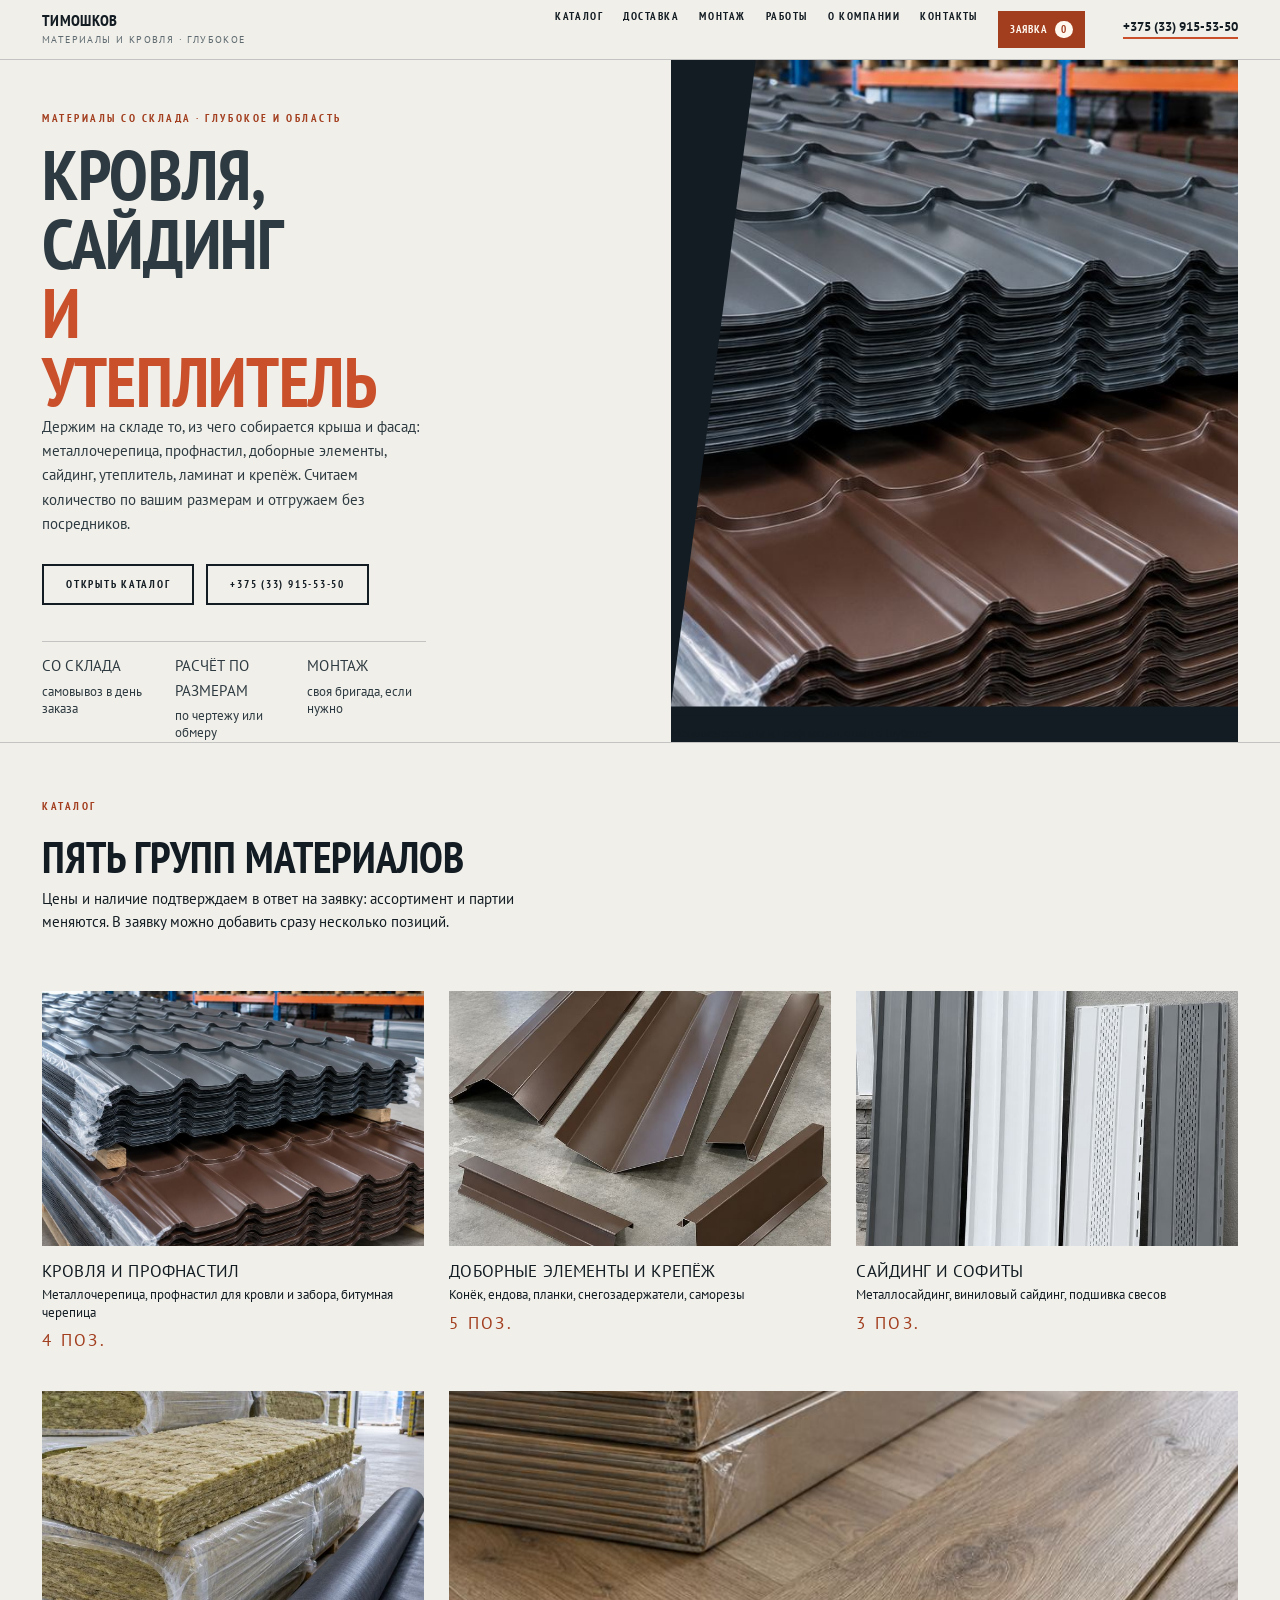
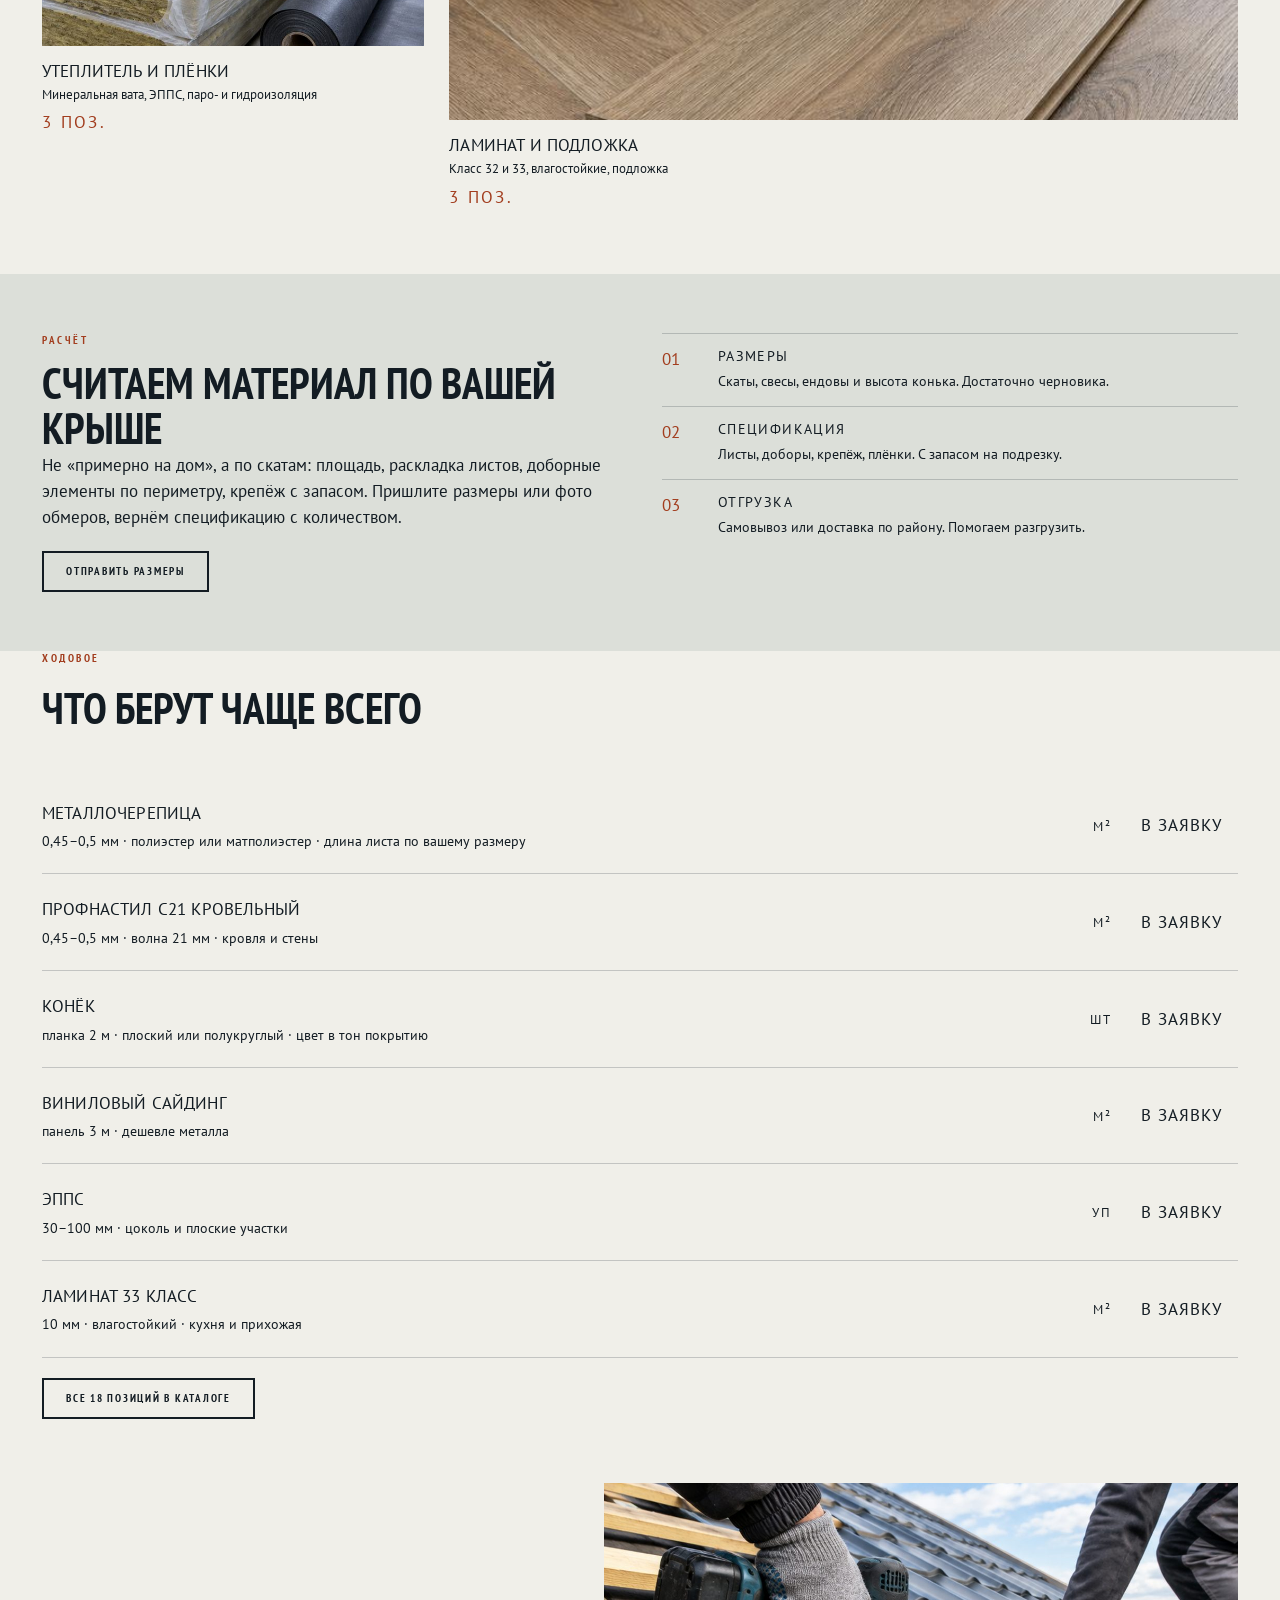
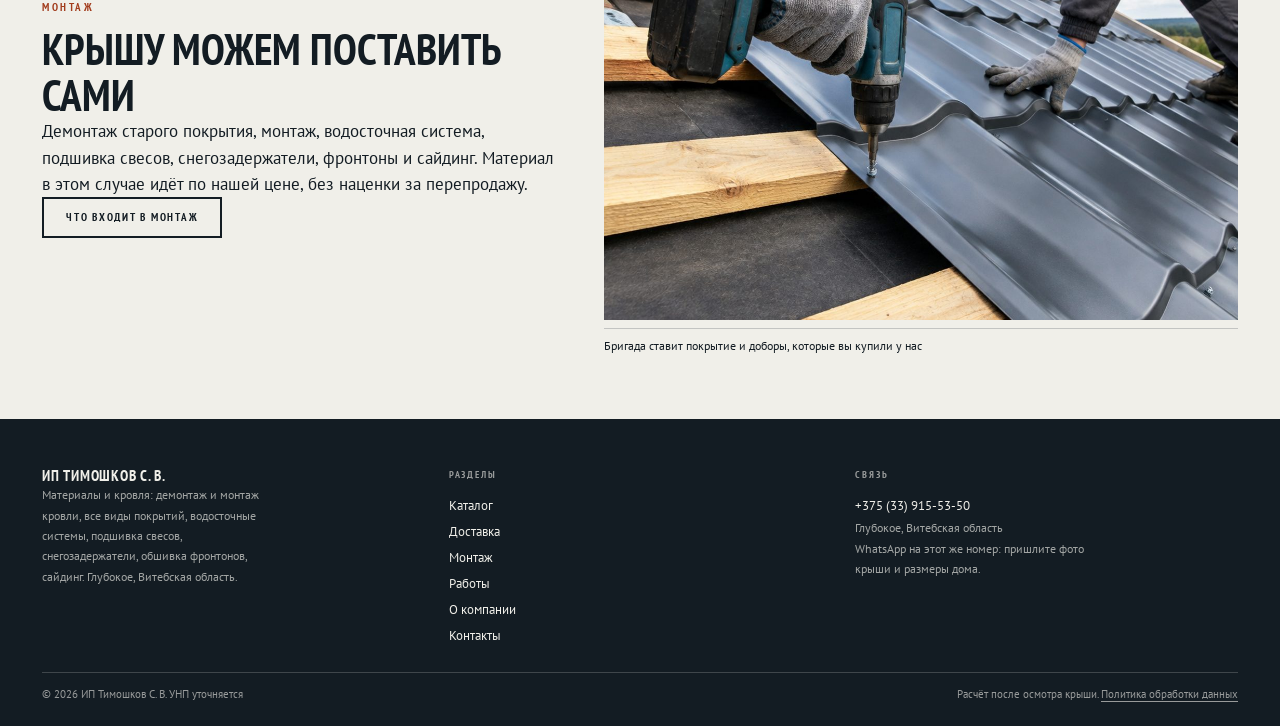
<file: index.html>
<!doctype html>
<html lang="ru">
<head>
<meta charset="utf-8">
<meta name="viewport" content="width=device-width, initial-scale=1">
<title>Материалы для кровли и фасада со склада | ИП Тимошков, Глубокое</title>
<meta name="description" content="Металлочерепица, профнастил, доборные элементы, сайдинг, утеплитель, ламинат и крепёж со склада в Глубоком. Расчёт по вашим размерам, доставка по Витебской области, монтаж своей бригадой.">
<link rel="canonical" href="https://romjjjke.github.io/timoshkov/index.html">
<meta property="og:type" content="website">
<meta property="og:title" content="Материалы для кровли и фасада со склада | ИП Тимошков, Глубокое">
<meta property="og:description" content="Металлочерепица, профнастил, доборные элементы, сайдинг, утеплитель, ламинат и крепёж со склада в Глубоком. Расчёт по вашим размерам, доставка по Витебской области, монтаж своей бригадой.">
<meta property="og:locale" content="ru_BY">
<meta property="og:url" content="https://romjjjke.github.io/timoshkov/index.html">
<meta name="theme-color" content="#131C23">
<link rel="icon" href="favicon.svg" type="image/svg+xml">
<link rel="preconnect" href="https://fonts.googleapis.com">
<link rel="preconnect" href="https://fonts.gstatic.com" crossorigin>
<link href="https://fonts.googleapis.com/css2?family=PT+Sans+Narrow:wght@400;700&family=PT+Sans:ital,wght@0,400;0,700;1,400&display=swap" rel="stylesheet">
<style>[hidden]{display:none!important}
*{box-sizing:border-box}
html{-webkit-text-size-adjust:100%;scroll-behavior:smooth;overflow-x:hidden}
body{margin:0;background:#F0EFE9;color:#131C23;font:400 16.5px/1.6 "PT Sans",Arial,sans-serif;-webkit-font-smoothing:antialiased;overflow-x:hidden}
img{display:block;max-width:100%;height:auto}
a{color:inherit;text-decoration:none}
h1,h2,h3,p,ul,ol,figure,dl,dd,table,fieldset{margin:0}
ul,ol{padding:0;list-style:none}
fieldset{border:0;padding:0}
button{font:inherit}
.head{position:sticky;top:0;z-index:60;background:#F0EFE9;border-bottom:1px solid rgba(19,28,35,.2)}
.head__row{display:flex;align-items:center;gap:18px;padding:11px clamp(15px,3.4vw,42px)}
.brand{font:700 16px/1 "PT Sans Narrow",sans-serif;letter-spacing:.02em;text-transform:uppercase}
.brand small{display:block;font:400 10px/1.6 "PT Sans",sans-serif;letter-spacing:.14em;text-transform:uppercase;color:#5E6A70;margin-top:4px}
.nav{display:flex;gap:20px;margin-left:auto;font:700 11px/1 "PT Sans Narrow",sans-serif;letter-spacing:.14em;text-transform:uppercase}
.head__tel{margin-left:20px;font:700 13px/1 "PT Sans",sans-serif;border-bottom:2px solid #C9502B;padding-bottom:4px;white-space:nowrap}
.burger{display:none;width:44px;height:38px;margin-left:auto;border:1px solid #131C23;background:transparent;cursor:pointer;padding:9px}
.burger span{display:block;height:2px;background:#131C23;margin:4px 0}
.btn{display:inline-flex;align-items:center;justify-content:center;gap:8px;padding:13px 22px;border:2px solid #131C23;background:transparent;color:#131C23;font:700 11px/1 "PT Sans Narrow",sans-serif;letter-spacing:.16em;text-transform:uppercase;cursor:pointer;transition:.18s}
.btn--solid{background:#C9502B;border-color:#C9502B;color:#F7F4EC}
.wrap{padding-inline:clamp(15px,3.4vw,42px);max-width:1560px;margin:0 auto}
.drawer{position:fixed;inset:0;z-index:90;background:#131C23;color:#F0EFE9;overflow-y:auto;overscroll-behavior:contain}
.drawer__inner{padding:clamp(56px,9vw,80px) clamp(18px,5vw,52px) clamp(26px,5vw,44px);display:flex;flex-direction:column;gap:24px;min-height:100%}
.drawer__close{position:fixed;top:12px;right:12px;width:46px;height:46px;border:1px solid rgba(240,239,233,.45);background:transparent;color:#F0EFE9;font-size:25px;line-height:1;cursor:pointer}
.drawer__nav{display:flex;flex-direction:column}
.drawer__nav a{font:700 clamp(1.5rem,1rem + 2.4vw,2.2rem)/1.1 "PT Sans Narrow",sans-serif;text-transform:uppercase;letter-spacing:.02em;padding:13px 0;border-bottom:1px solid rgba(240,239,233,.2)}
.drawer__meta{font-size:12.5px;line-height:1.8;color:rgba(240,239,233,.78);display:flex;flex-direction:column;gap:6px}
body.is-locked{overflow:hidden}
.foot{background:#131C23;color:#F0EFE9;padding:clamp(26px,4vw,48px) clamp(15px,3.4vw,42px) 22px}
.foot__grid{display:grid;grid-template-columns:repeat(3,minmax(0,1fr));gap:24px;max-width:1560px;margin:0 auto}
.foot__name{font:700 15px/1.2 "PT Sans Narrow",sans-serif;text-transform:uppercase;letter-spacing:.05em}
.foot__small{font-size:12px;line-height:1.7;color:rgba(240,239,233,.65);max-width:34ch}
.foot__h{font:700 9.5px/1.7 "PT Sans Narrow",sans-serif;letter-spacing:.2em;text-transform:uppercase;color:rgba(240,239,233,.6);margin-bottom:9px}
.foot__col a{display:block;font-size:12.5px;padding:3px 0}
.foot__bottom{display:flex;flex-wrap:wrap;gap:12px;justify-content:space-between;margin-top:24px;padding-top:13px;border-top:1px solid rgba(240,239,233,.2);font-size:10.5px;line-height:1.7;color:rgba(240,239,233,.6);max-width:1560px;margin-inline:auto}
@media (max-width:1180px){.nav{display:none}.burger{display:block}}
@media (max-width:1024px){.foot__grid{grid-template-columns:1fr 1fr}}
@media (max-width:640px){.head__tel{display:none}.foot__grid{grid-template-columns:1fr}}
</style>
<link rel="stylesheet" href="assets/css/style.v2.css">
<script type="application/ld+json">{"@context": "https://schema.org", "@type": "RoofingContractor", "name": "ИП Тимошков Сергей Викторович", "description": "Материалы для кровли и фасада: металлочерепица, профнастил, доборные элементы, сайдинг, утеплитель, ламинат, водосточные системы, подшивка свесов, снегозадержатели, обшивка фронтонов, сайдинг.", "telephone": "+375339155350", "address": {"@type": "PostalAddress", "addressLocality": "Глубокое", "addressRegion": "Витебская область", "addressCountry": "BY"}, "areaServed": {"@type": "AdministrativeArea", "name": "Витебская область"}, "url": "https://romjjjke.github.io/timoshkov/"}</script>
</head>
<body>
<header class="head">
  <div class="head__row">
    <a class="brand" href="index.html">Тимошков<small>Материалы и кровля · Глубокое</small></a>
    <nav class="nav" aria-label="Разделы"><a href="katalog.html">Каталог</a><a href="dostavka.html">Доставка</a><a href="montazh.html">Монтаж</a><a href="raboty.html">Работы</a><a href="o-kompanii.html">О компании</a><a href="kontakty.html">Контакты</a><button class="cartbtn" type="button" data-cart-open aria-label="Открыть заявку">Заявка <b data-cart-count>0</b></button></nav>
    <a class="head__tel" href="tel:+375339155350">+375 (33) 915-53-50</a>
    <button class="burger" id="burger" type="button" aria-expanded="false" aria-controls="drawer" aria-label="Меню"><span></span><span></span><span></span></button>
  </div>
</header>

<section class="hero">
  <div class="wrap hero__grid">
    <div class="hero__lead">
      <p class="eyebrow">Материалы со склада · Глубокое и область</p>
      <h1 class="h1">Кровля,<br>сайдинг<br><em>и утеплитель</em></h1>
      <p class="lead">Держим на складе то, из чего собирается крыша и фасад: металлочерепица, профнастил, доборные элементы, сайдинг, утеплитель, ламинат и крепёж. Считаем количество по вашим размерам и отгружаем без посредников.</p>
      <div class="hero__act">
        <a class="btn btn--primary" href="katalog.html">Открыть каталог</a>
        <a class="btn btn--ghost" href="tel:+375339155350">+375 (33) 915-53-50</a>
      </div>
      <ul class="hero__facts">
        <li><b>Со склада</b><span>самовывоз в день заказа</span></li>
        <li><b>Расчёт по размерам</b><span>по чертежу или обмеру</span></li>
        <li><b>Монтаж</b><span>своя бригада, если нужно</span></li>
      </ul>
    </div>
    <figure class="hero__media"><img src="assets/img/cat-roof.jpg" alt="Металлочерепица на складе" width="1100" height="733">
      <figcaption>Металлочерепица и профнастил, склад в Глубокое</figcaption></figure>
  </div>
</section>

<section class="cats">
  <div class="wrap">
    <header class="sech"><p class="eyebrow">Каталог</p><h2 class="h2">Пять групп материалов</h2>
      <p class="sech__p">Цены и наличие подтверждаем в ответ на заявку: ассортимент и партии меняются. В заявку можно добавить сразу несколько позиций.</p></header>
    <div class="tiles"><a class="tile" href="katalog.html#krovlya"><span class="tile__pic"><img src="assets/img/cat-roof.jpg" alt="" loading="lazy" width="700" height="466"></span><span class="tile__body"><b class="tile__t">Кровля и профнастил</b><i class="tile__c">Металлочерепица, профнастил для кровли и забора, битумная черепица</i><span class="tile__n">4 поз.</span></span></a><a class="tile" href="katalog.html#dobor"><span class="tile__pic"><img src="assets/img/cat-trims.jpg" alt="" loading="lazy" width="700" height="466"></span><span class="tile__body"><b class="tile__t">Доборные элементы и крепёж</b><i class="tile__c">Конёк, ендова, планки, снегозадержатели, саморезы</i><span class="tile__n">5 поз.</span></span></a><a class="tile" href="katalog.html#siding"><span class="tile__pic"><img src="assets/img/cat-siding.jpg" alt="" loading="lazy" width="700" height="466"></span><span class="tile__body"><b class="tile__t">Сайдинг и софиты</b><i class="tile__c">Металлосайдинг, виниловый сайдинг, подшивка свесов</i><span class="tile__n">3 поз.</span></span></a><a class="tile" href="katalog.html#uteplitel"><span class="tile__pic"><img src="assets/img/cat-wool.jpg" alt="" loading="lazy" width="700" height="466"></span><span class="tile__body"><b class="tile__t">Утеплитель и плёнки</b><i class="tile__c">Минеральная вата, ЭППС, паро- и гидроизоляция</i><span class="tile__n">3 поз.</span></span></a><a class="tile" href="katalog.html#laminat"><span class="tile__pic"><img src="assets/img/cat-laminate.jpg" alt="" loading="lazy" width="700" height="466"></span><span class="tile__body"><b class="tile__t">Ламинат и подложка</b><i class="tile__c">Класс 32 и 33, влагостойкие, подложка</i><span class="tile__n">3 поз.</span></span></a></div>
  </div>
</section>

<section class="calc">
  <div class="wrap calc__grid">
    <div class="calc__copy">
      <p class="eyebrow">Расчёт</p>
      <h2 class="h2">Считаем материал по вашей крыше</h2>
      <p class="lead">Не «примерно на дом», а по скатам: площадь, раскладка листов, доборные элементы по периметру, крепёж с запасом. Пришлите размеры или фото обмеров, вернём спецификацию с количеством.</p>
      <a class="btn btn--primary" href="kontakty.html">Отправить размеры</a>
    </div>
    <ol class="calc__steps">
      <li><b>01</b><span><s>Размеры</s>Скаты, свесы, ендовы и высота конька. Достаточно черновика.</span></li>
      <li><b>02</b><span><s>Спецификация</s>Листы, доборы, крепёж, плёнки. С запасом на подрезку.</span></li>
      <li><b>03</b><span><s>Отгрузка</s>Самовывоз или доставка по району. Помогаем разгрузить.</span></li>
    </ol>
  </div>
</section>

<section class="shop">
  <div class="wrap">
    <header class="sech"><p class="eyebrow">Ходовое</p><h2 class="h2">Что берут чаще всего</h2></header>
    <ul class="items"><li class="item" data-item="mch"><div class="item__main"><h3 class="item__t">Металлочерепица</h3><p class="item__spec">0,45–0,5 мм · полиэстер или матполиэстер · длина листа по вашему размеру</p></div><div class="item__side"><span class="item__unit">м²</span><button class="item__add" type="button" data-add="mch">В заявку</button></div></li><li class="item" data-item="s21kr"><div class="item__main"><h3 class="item__t">Профнастил С21 кровельный</h3><p class="item__spec">0,45–0,5 мм · волна 21 мм · кровля и стены</p></div><div class="item__side"><span class="item__unit">м²</span><button class="item__add" type="button" data-add="s21kr">В заявку</button></div></li><li class="item" data-item="kon"><div class="item__main"><h3 class="item__t">Конёк</h3><p class="item__spec">планка 2 м · плоский или полукруглый · цвет в тон покрытию</p></div><div class="item__side"><span class="item__unit">шт</span><button class="item__add" type="button" data-add="kon">В заявку</button></div></li><li class="item" data-item="vsite"><div class="item__main"><h3 class="item__t">Виниловый сайдинг</h3><p class="item__spec">панель 3 м · дешевле металла</p></div><div class="item__side"><span class="item__unit">м²</span><button class="item__add" type="button" data-add="vsite">В заявку</button></div></li><li class="item" data-item="eps"><div class="item__main"><h3 class="item__t">ЭППС</h3><p class="item__spec">30–100 мм · цоколь и плоские участки</p></div><div class="item__side"><span class="item__unit">уп</span><button class="item__add" type="button" data-add="eps">В заявку</button></div></li><li class="item" data-item="l33"><div class="item__main"><h3 class="item__t">Ламинат 33 класс</h3><p class="item__spec">10 мм · влагостойкий · кухня и прихожая</p></div><div class="item__side"><span class="item__unit">м²</span><button class="item__add" type="button" data-add="l33">В заявку</button></div></li></ul>
    <p class="shop__more"><a class="btn btn--ghost" href="katalog.html">Все 18 позиций в каталоге</a></p>
  </div>
</section>

<section class="second">
  <div class="wrap second__grid">
    <div class="second__copy">
      <p class="eyebrow">Монтаж</p>
      <h2 class="h2">Крышу можем поставить сами</h2>
      <p class="lead">Демонтаж старого покрытия, монтаж, водосточная система, подшивка свесов, снегозадержатели, фронтоны и сайдинг. Материал в этом случае идёт по нашей цене, без наценки за перепродажу.</p>
      <a class="btn btn--ghost" href="montazh.html">Что входит в монтаж</a>
    </div>
    <figure class="second__pic"><img src="assets/img/install.jpg" alt="Монтаж кровли" loading="lazy" width="1220" height="841">
      <figcaption>Бригада ставит покрытие и доборы, которые вы купили у нас</figcaption></figure>
  </div>
</section>
</main>
<footer class="foot">
  <div class="foot__grid">
    <div class="foot__col">
      <p class="foot__name">ИП Тимошков С. В.</p>
      <p class="foot__small">Материалы и кровля: демонтаж и монтаж кровли, все виды покрытий, водосточные системы, подшивка свесов, снегозадержатели, обшивка фронтонов, сайдинг. Глубокое, Витебская область.</p>
    </div>
    <div class="foot__col">
      <p class="foot__h">Разделы</p>
      <a href="katalog.html">Каталог</a><a href="dostavka.html">Доставка</a><a href="montazh.html">Монтаж</a><a href="raboty.html">Работы</a><a href="o-kompanii.html">О компании</a><a href="kontakty.html">Контакты</a>
    </div>
    <div class="foot__col">
      <p class="foot__h">Связь</p>
      <a href="tel:+375339155350">+375 (33) 915-53-50</a>
      <p class="foot__small">Глубокое, Витебская область</p>
      <p class="foot__small">WhatsApp на этот же номер: пришлите фото крыши и размеры дома.</p>
    </div>
  </div>
  <div class="foot__bottom">
    <p>© <span id="year">2026</span> ИП Тимошков С. В. УНП уточняется</p>
    <p>Расчёт после осмотра крыши. <a href="politika.html">Политика обработки данных</a></p>
  </div>
</footer>
<div class="drawer" id="drawer" hidden>
  <div class="drawer__inner">
    <button class="drawer__close" type="button" id="drawer-close" aria-label="Закрыть меню">×</button>
    <nav class="drawer__nav" aria-label="Мобильная навигация"><a href="katalog.html">Каталог</a><a href="dostavka.html">Доставка</a><a href="montazh.html">Монтаж</a><a href="raboty.html">Работы</a><a href="o-kompanii.html">О компании</a><a href="kontakty.html">Контакты</a></nav>
    <div class="drawer__meta">
      <a href="tel:+375339155350">+375 (33) 915-53-50</a>
      <p>Глубокое, Витебская область</p>
      <p>Демонтаж, монтаж, водосток, свесы, снегозадержатели, сайдинг</p>
    </div>
  </div>
</div>
<div class="cart" id="cart" hidden><div class="cart__back" data-cart-close></div><aside class="cart__in" role="dialog" aria-modal="true" aria-label="Заявка"><header class="cart__h"><b>Заявка</b><button class="cart__x" type="button" data-cart-close aria-label="Закрыть">×</button></header><ul class="cart__list" data-cart-list></ul><p class="cart__empty" data-cart-empty>Пока пусто. Добавьте материалы из каталога.</p><footer class="cart__f"><a class="btn btn--primary" data-cart-send href="__WA__">Отправить в WhatsApp</a><button class="btn btn--ghost" type="button" data-cart-clear>Очистить</button><p class="cart__note">Цену и наличие подтвердим в ответ: партии меняются.</p></footer></aside></div><script src="assets/js/main.v2.js" defer></script>
</body>
</html>
</file>
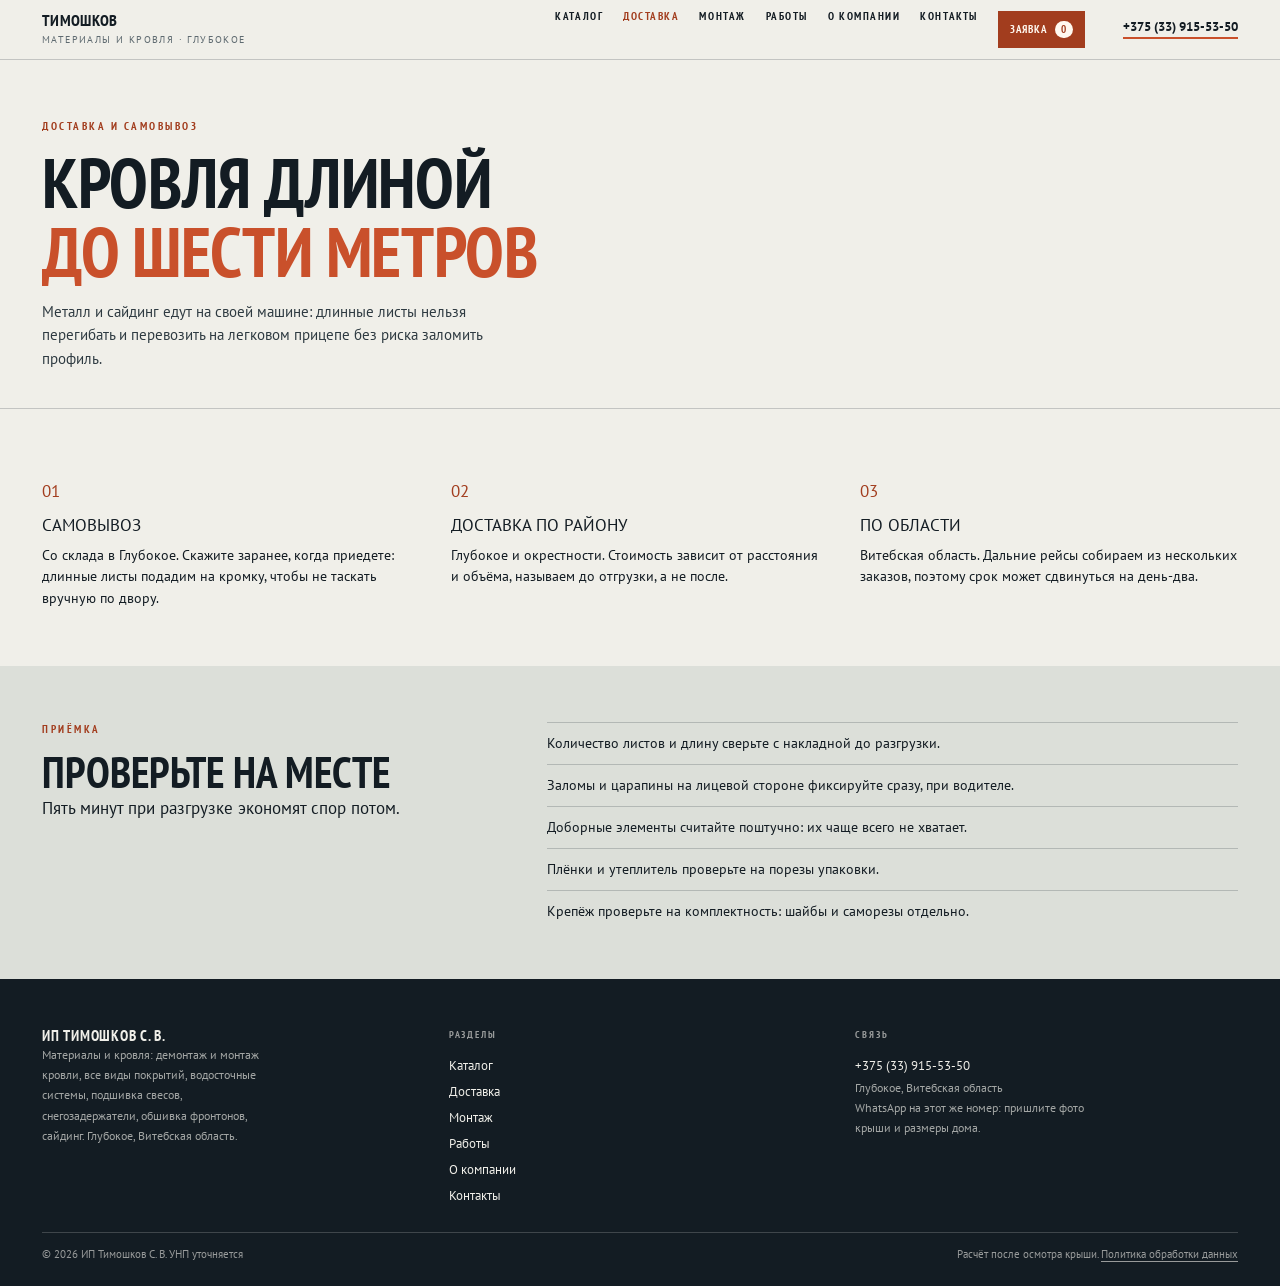
<file: dostavka.html>
<!doctype html>
<html lang="ru">
<head>
<meta charset="utf-8">
<meta name="viewport" content="width=device-width, initial-scale=1">
<title>Доставка и самовывоз материалов в Глубоком | ИП Тимошков</title>
<meta name="description" content="Самовывоз со склада, доставка по району и Витебской области. Как проверить материал при приёмке.">
<link rel="canonical" href="https://romjjjke.github.io/timoshkov/dostavka.html">
<meta property="og:type" content="website">
<meta property="og:title" content="Доставка и самовывоз материалов в Глубоком | ИП Тимошков">
<meta property="og:description" content="Самовывоз со склада, доставка по району и Витебской области. Как проверить материал при приёмке.">
<meta property="og:locale" content="ru_BY">
<meta property="og:url" content="https://romjjjke.github.io/timoshkov/dostavka.html">
<meta name="theme-color" content="#131C23">
<link rel="icon" href="favicon.svg" type="image/svg+xml">
<link rel="preconnect" href="https://fonts.googleapis.com">
<link rel="preconnect" href="https://fonts.gstatic.com" crossorigin>
<link href="https://fonts.googleapis.com/css2?family=PT+Sans+Narrow:wght@400;700&family=PT+Sans:ital,wght@0,400;0,700;1,400&display=swap" rel="stylesheet">
<style>[hidden]{display:none!important}
*{box-sizing:border-box}
html{-webkit-text-size-adjust:100%;scroll-behavior:smooth;overflow-x:hidden}
body{margin:0;background:#F0EFE9;color:#131C23;font:400 16.5px/1.6 "PT Sans",Arial,sans-serif;-webkit-font-smoothing:antialiased;overflow-x:hidden}
img{display:block;max-width:100%;height:auto}
a{color:inherit;text-decoration:none}
h1,h2,h3,p,ul,ol,figure,dl,dd,table,fieldset{margin:0}
ul,ol{padding:0;list-style:none}
fieldset{border:0;padding:0}
button{font:inherit}
.head{position:sticky;top:0;z-index:60;background:#F0EFE9;border-bottom:1px solid rgba(19,28,35,.2)}
.head__row{display:flex;align-items:center;gap:18px;padding:11px clamp(15px,3.4vw,42px)}
.brand{font:700 16px/1 "PT Sans Narrow",sans-serif;letter-spacing:.02em;text-transform:uppercase}
.brand small{display:block;font:400 10px/1.6 "PT Sans",sans-serif;letter-spacing:.14em;text-transform:uppercase;color:#5E6A70;margin-top:4px}
.nav{display:flex;gap:20px;margin-left:auto;font:700 11px/1 "PT Sans Narrow",sans-serif;letter-spacing:.14em;text-transform:uppercase}
.head__tel{margin-left:20px;font:700 13px/1 "PT Sans",sans-serif;border-bottom:2px solid #C9502B;padding-bottom:4px;white-space:nowrap}
.burger{display:none;width:44px;height:38px;margin-left:auto;border:1px solid #131C23;background:transparent;cursor:pointer;padding:9px}
.burger span{display:block;height:2px;background:#131C23;margin:4px 0}
.btn{display:inline-flex;align-items:center;justify-content:center;gap:8px;padding:13px 22px;border:2px solid #131C23;background:transparent;color:#131C23;font:700 11px/1 "PT Sans Narrow",sans-serif;letter-spacing:.16em;text-transform:uppercase;cursor:pointer;transition:.18s}
.btn--solid{background:#C9502B;border-color:#C9502B;color:#F7F4EC}
.wrap{padding-inline:clamp(15px,3.4vw,42px);max-width:1560px;margin:0 auto}
.drawer{position:fixed;inset:0;z-index:90;background:#131C23;color:#F0EFE9;overflow-y:auto;overscroll-behavior:contain}
.drawer__inner{padding:clamp(56px,9vw,80px) clamp(18px,5vw,52px) clamp(26px,5vw,44px);display:flex;flex-direction:column;gap:24px;min-height:100%}
.drawer__close{position:fixed;top:12px;right:12px;width:46px;height:46px;border:1px solid rgba(240,239,233,.45);background:transparent;color:#F0EFE9;font-size:25px;line-height:1;cursor:pointer}
.drawer__nav{display:flex;flex-direction:column}
.drawer__nav a{font:700 clamp(1.5rem,1rem + 2.4vw,2.2rem)/1.1 "PT Sans Narrow",sans-serif;text-transform:uppercase;letter-spacing:.02em;padding:13px 0;border-bottom:1px solid rgba(240,239,233,.2)}
.drawer__meta{font-size:12.5px;line-height:1.8;color:rgba(240,239,233,.78);display:flex;flex-direction:column;gap:6px}
body.is-locked{overflow:hidden}
.foot{background:#131C23;color:#F0EFE9;padding:clamp(26px,4vw,48px) clamp(15px,3.4vw,42px) 22px}
.foot__grid{display:grid;grid-template-columns:repeat(3,minmax(0,1fr));gap:24px;max-width:1560px;margin:0 auto}
.foot__name{font:700 15px/1.2 "PT Sans Narrow",sans-serif;text-transform:uppercase;letter-spacing:.05em}
.foot__small{font-size:12px;line-height:1.7;color:rgba(240,239,233,.65);max-width:34ch}
.foot__h{font:700 9.5px/1.7 "PT Sans Narrow",sans-serif;letter-spacing:.2em;text-transform:uppercase;color:rgba(240,239,233,.6);margin-bottom:9px}
.foot__col a{display:block;font-size:12.5px;padding:3px 0}
.foot__bottom{display:flex;flex-wrap:wrap;gap:12px;justify-content:space-between;margin-top:24px;padding-top:13px;border-top:1px solid rgba(240,239,233,.2);font-size:10.5px;line-height:1.7;color:rgba(240,239,233,.6);max-width:1560px;margin-inline:auto}
@media (max-width:1180px){.nav{display:none}.burger{display:block}}
@media (max-width:1024px){.foot__grid{grid-template-columns:1fr 1fr}}
@media (max-width:640px){.head__tel{display:none}.foot__grid{grid-template-columns:1fr}}
</style>
<link rel="stylesheet" href="assets/css/style.v2.css">
<script type="application/ld+json">{"@context": "https://schema.org", "@type": "RoofingContractor", "name": "ИП Тимошков Сергей Викторович", "description": "Материалы для кровли и фасада: металлочерепица, профнастил, доборные элементы, сайдинг, утеплитель, ламинат, водосточные системы, подшивка свесов, снегозадержатели, обшивка фронтонов, сайдинг.", "telephone": "+375339155350", "address": {"@type": "PostalAddress", "addressLocality": "Глубокое", "addressRegion": "Витебская область", "addressCountry": "BY"}, "areaServed": {"@type": "AdministrativeArea", "name": "Витебская область"}, "url": "https://romjjjke.github.io/timoshkov/"}</script>
</head>
<body>
<header class="head">
  <div class="head__row">
    <a class="brand" href="index.html">Тимошков<small>Материалы и кровля · Глубокое</small></a>
    <nav class="nav" aria-label="Разделы"><a href="katalog.html">Каталог</a><a href="dostavka.html" aria-current="page">Доставка</a><a href="montazh.html">Монтаж</a><a href="raboty.html">Работы</a><a href="o-kompanii.html">О компании</a><a href="kontakty.html">Контакты</a><button class="cartbtn" type="button" data-cart-open aria-label="Открыть заявку">Заявка <b data-cart-count>0</b></button></nav>
    <a class="head__tel" href="tel:+375339155350">+375 (33) 915-53-50</a>
    <button class="burger" id="burger" type="button" aria-expanded="false" aria-controls="drawer" aria-label="Меню"><span></span><span></span><span></span></button>
  </div>
</header>

<section class="phead">
  <div class="wrap">
    <p class="eyebrow">Доставка и самовывоз</p>
    <h1 class="h1">Кровля длиной<br><em>до шести метров</em></h1>
    <p class="lead phead__lead">Металл и сайдинг едут на своей машине: длинные листы нельзя перегибать и перевозить на легковом прицепе без риска заломить профиль.</p>
  </div>
</section>
<section class="cols">
  <div class="wrap cols__grid">
    <article class="col"><b class="col__n">01</b><h2 class="col__t">Самовывоз</h2>
      <p>Со склада в Глубокое. Скажите заранее, когда приедете: длинные листы подадим на кромку, чтобы не таскать вручную по двору.</p></article>
    <article class="col"><b class="col__n">02</b><h2 class="col__t">Доставка по району</h2>
      <p>Глубокое и окрестности. Стоимость зависит от расстояния и объёма, называем до отгрузки, а не после.</p></article>
    <article class="col"><b class="col__n">03</b><h2 class="col__t">По области</h2>
      <p>Витебская область. Дальние рейсы собираем из нескольких заказов, поэтому срок может сдвинуться на день-два.</p></article>
  </div>
</section>
<section class="checklist">
  <div class="wrap checklist__grid">
    <div>
      <p class="eyebrow">Приёмка</p>
      <h2 class="h2">Проверьте на месте</h2>
      <p class="lead">Пять минут при разгрузке экономят спор потом.</p>
    </div>
    <ul class="checklist__list">
      <li>Количество листов и длину сверьте с накладной до разгрузки.</li>
      <li>Заломы и царапины на лицевой стороне фиксируйте сразу, при водителе.</li>
      <li>Доборные элементы считайте поштучно: их чаще всего не хватает.</li>
      <li>Плёнки и утеплитель проверьте на порезы упаковки.</li>
      <li>Крепёж проверьте на комплектность: шайбы и саморезы отдельно.</li>
    </ul>
  </div>
</section>
</main>
<footer class="foot">
  <div class="foot__grid">
    <div class="foot__col">
      <p class="foot__name">ИП Тимошков С. В.</p>
      <p class="foot__small">Материалы и кровля: демонтаж и монтаж кровли, все виды покрытий, водосточные системы, подшивка свесов, снегозадержатели, обшивка фронтонов, сайдинг. Глубокое, Витебская область.</p>
    </div>
    <div class="foot__col">
      <p class="foot__h">Разделы</p>
      <a href="katalog.html">Каталог</a><a href="dostavka.html">Доставка</a><a href="montazh.html">Монтаж</a><a href="raboty.html">Работы</a><a href="o-kompanii.html">О компании</a><a href="kontakty.html">Контакты</a>
    </div>
    <div class="foot__col">
      <p class="foot__h">Связь</p>
      <a href="tel:+375339155350">+375 (33) 915-53-50</a>
      <p class="foot__small">Глубокое, Витебская область</p>
      <p class="foot__small">WhatsApp на этот же номер: пришлите фото крыши и размеры дома.</p>
    </div>
  </div>
  <div class="foot__bottom">
    <p>© <span id="year">2026</span> ИП Тимошков С. В. УНП уточняется</p>
    <p>Расчёт после осмотра крыши. <a href="politika.html">Политика обработки данных</a></p>
  </div>
</footer>
<div class="drawer" id="drawer" hidden>
  <div class="drawer__inner">
    <button class="drawer__close" type="button" id="drawer-close" aria-label="Закрыть меню">×</button>
    <nav class="drawer__nav" aria-label="Мобильная навигация"><a href="katalog.html">Каталог</a><a href="dostavka.html">Доставка</a><a href="montazh.html">Монтаж</a><a href="raboty.html">Работы</a><a href="o-kompanii.html">О компании</a><a href="kontakty.html">Контакты</a></nav>
    <div class="drawer__meta">
      <a href="tel:+375339155350">+375 (33) 915-53-50</a>
      <p>Глубокое, Витебская область</p>
      <p>Демонтаж, монтаж, водосток, свесы, снегозадержатели, сайдинг</p>
    </div>
  </div>
</div>
<div class="cart" id="cart" hidden><div class="cart__back" data-cart-close></div><aside class="cart__in" role="dialog" aria-modal="true" aria-label="Заявка"><header class="cart__h"><b>Заявка</b><button class="cart__x" type="button" data-cart-close aria-label="Закрыть">×</button></header><ul class="cart__list" data-cart-list></ul><p class="cart__empty" data-cart-empty>Пока пусто. Добавьте материалы из каталога.</p><footer class="cart__f"><a class="btn btn--primary" data-cart-send href="__WA__">Отправить в WhatsApp</a><button class="btn btn--ghost" type="button" data-cart-clear>Очистить</button><p class="cart__note">Цену и наличие подтвердим в ответ: партии меняются.</p></footer></aside></div><script src="assets/js/main.v2.js" defer></script>
</body>
</html>
</file>
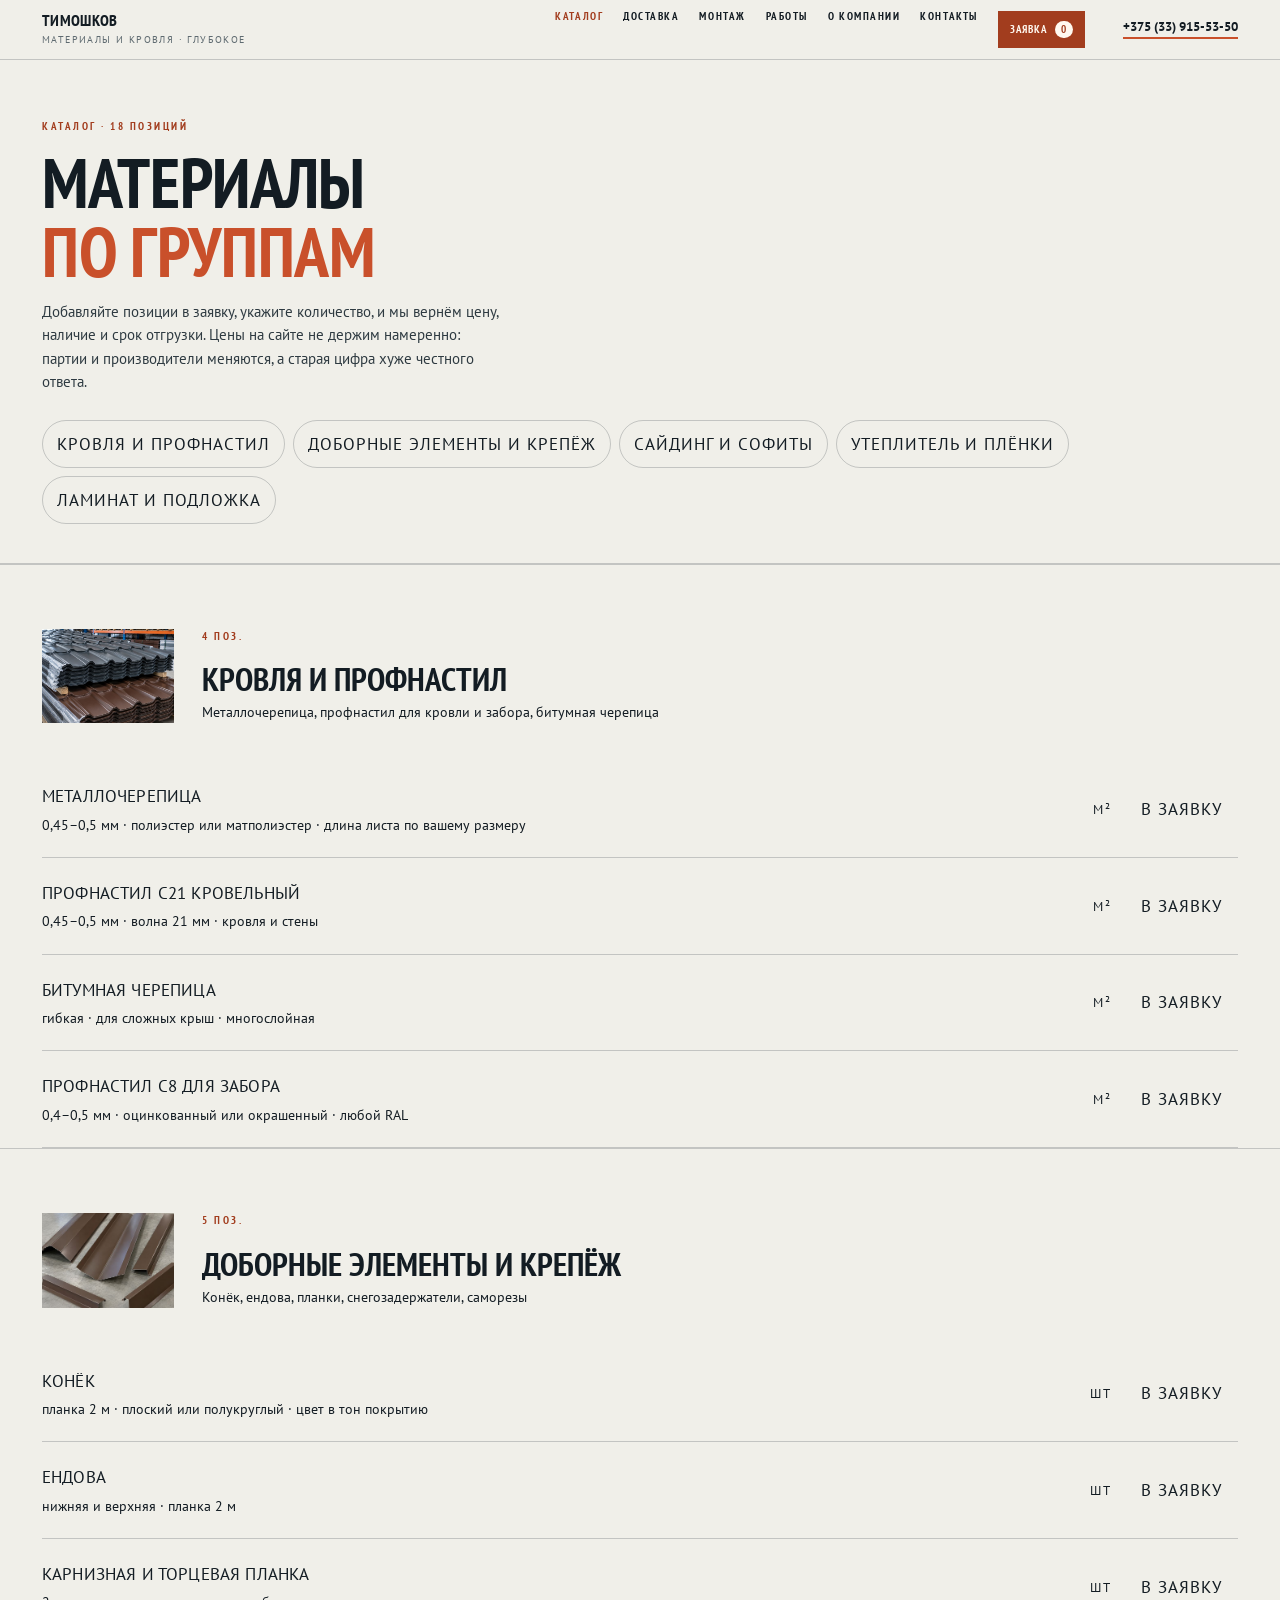
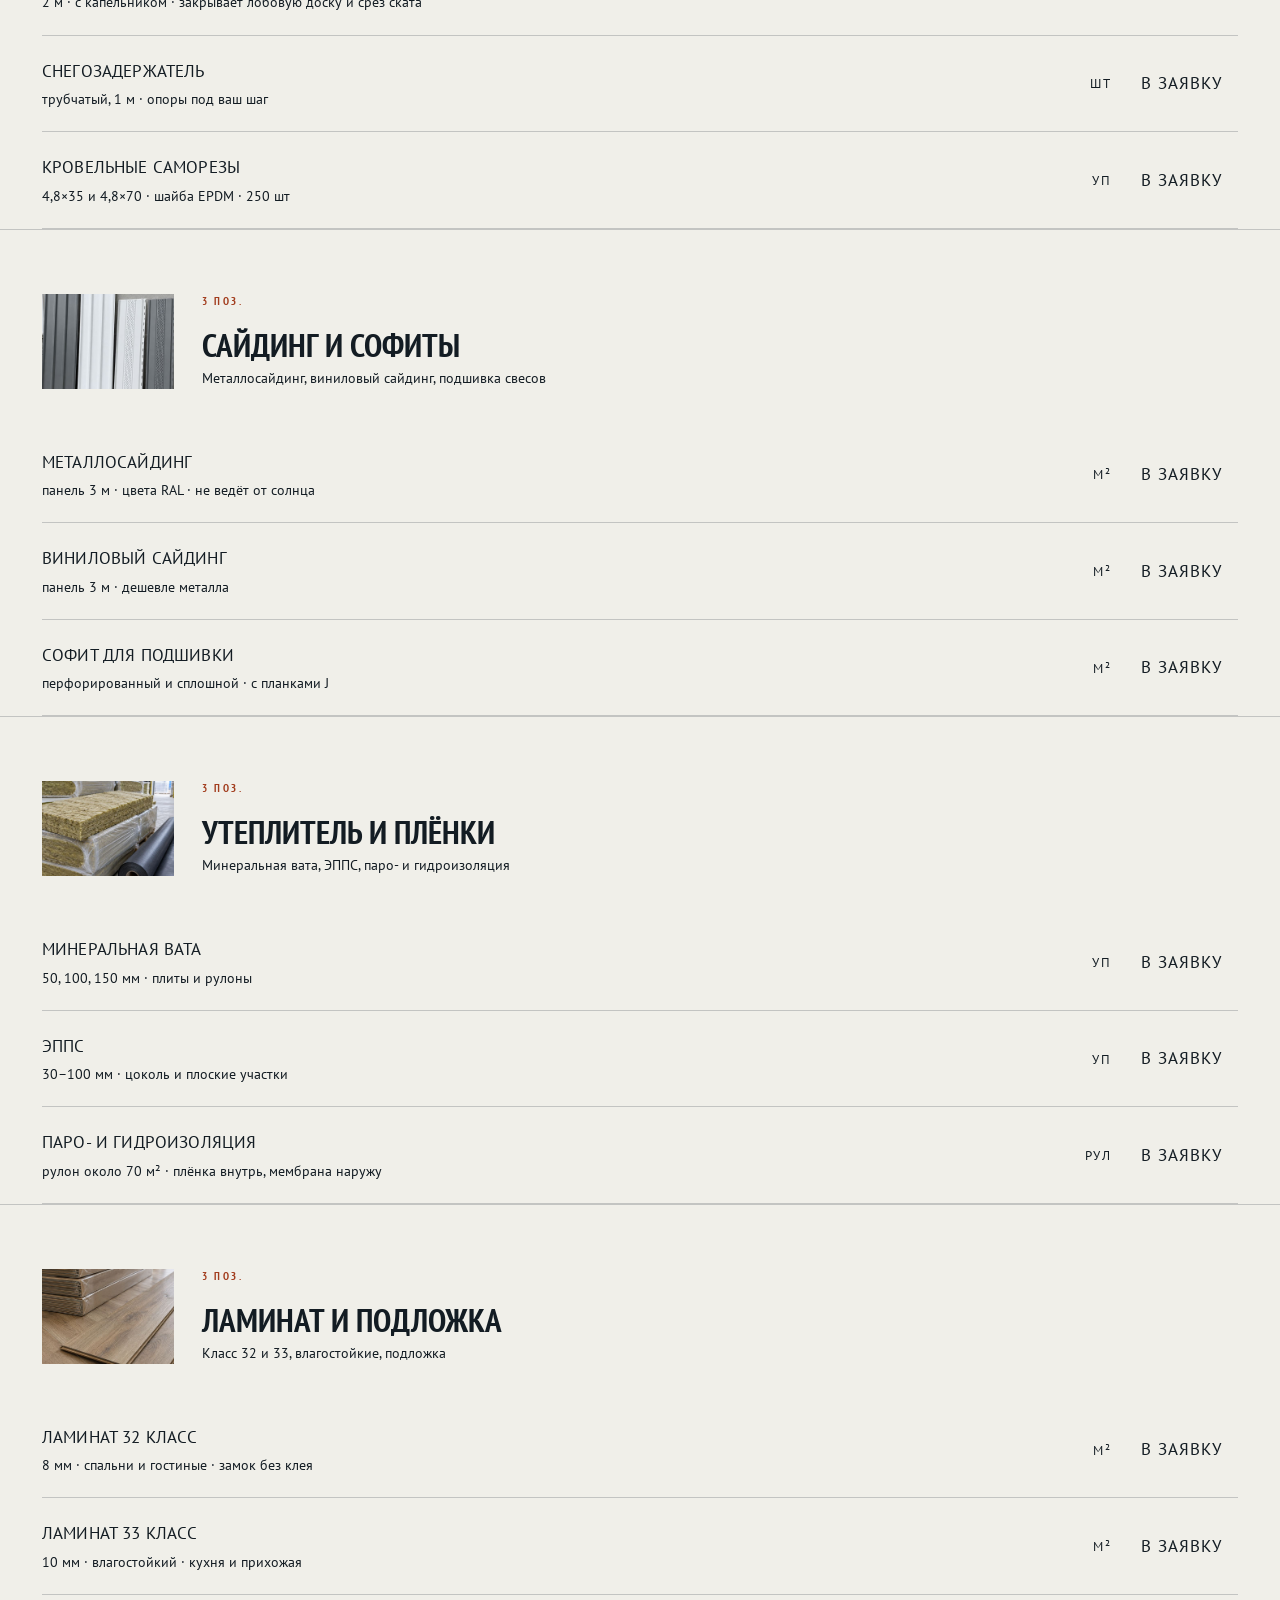
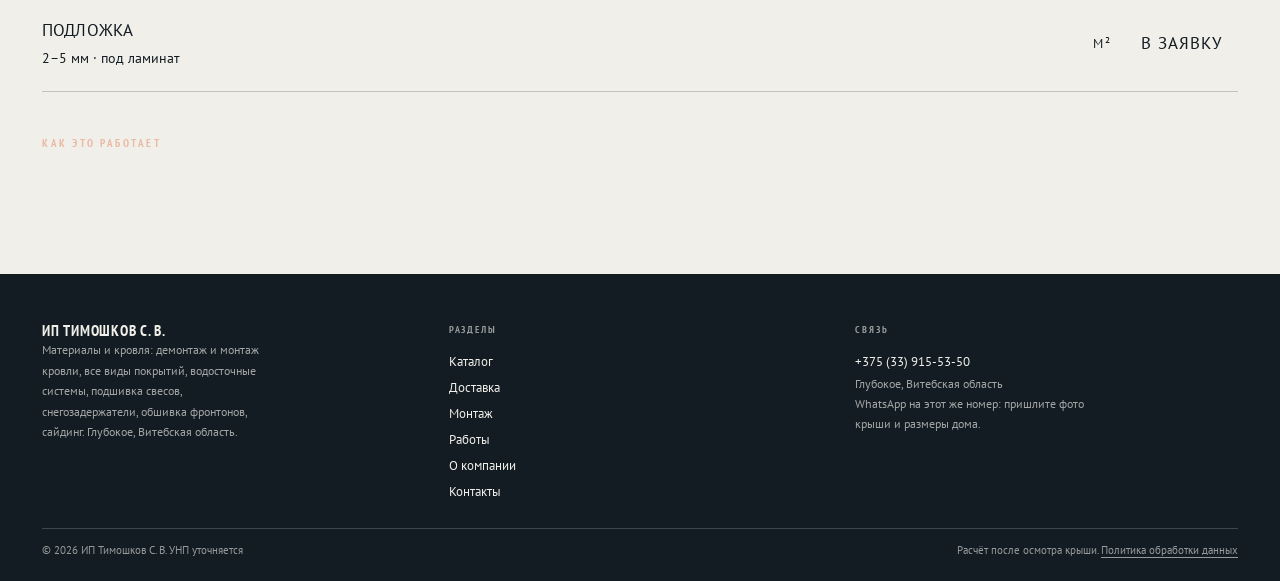
<file: katalog.html>
<!doctype html>
<html lang="ru">
<head>
<meta charset="utf-8">
<meta name="viewport" content="width=device-width, initial-scale=1">
<title>Каталог материалов: кровля, доборы, сайдинг, утеплитель, ламинат | ИП Тимошков</title>
<meta name="description" content="__NITEMS__ позиций каталога: металлочерепица, профнастил, конёк, ендова, планки, снегозадержатели, сайдинг, софиты, минвата, ЭППС, плёнки, ламинат, крепёж. Заявка на расчёт и наличие.">
<link rel="canonical" href="https://romjjjke.github.io/timoshkov/katalog.html">
<meta property="og:type" content="website">
<meta property="og:title" content="Каталог материалов: кровля, доборы, сайдинг, утеплитель, ламинат | ИП Тимошков">
<meta property="og:description" content="__NITEMS__ позиций каталога: металлочерепица, профнастил, конёк, ендова, планки, снегозадержатели, сайдинг, софиты, минвата, ЭППС, плёнки, ламинат, крепёж. Заявка на расчёт и наличие.">
<meta property="og:locale" content="ru_BY">
<meta property="og:url" content="https://romjjjke.github.io/timoshkov/katalog.html">
<meta name="theme-color" content="#131C23">
<link rel="icon" href="favicon.svg" type="image/svg+xml">
<link rel="preconnect" href="https://fonts.googleapis.com">
<link rel="preconnect" href="https://fonts.gstatic.com" crossorigin>
<link href="https://fonts.googleapis.com/css2?family=PT+Sans+Narrow:wght@400;700&family=PT+Sans:ital,wght@0,400;0,700;1,400&display=swap" rel="stylesheet">
<style>[hidden]{display:none!important}
*{box-sizing:border-box}
html{-webkit-text-size-adjust:100%;scroll-behavior:smooth;overflow-x:hidden}
body{margin:0;background:#F0EFE9;color:#131C23;font:400 16.5px/1.6 "PT Sans",Arial,sans-serif;-webkit-font-smoothing:antialiased;overflow-x:hidden}
img{display:block;max-width:100%;height:auto}
a{color:inherit;text-decoration:none}
h1,h2,h3,p,ul,ol,figure,dl,dd,table,fieldset{margin:0}
ul,ol{padding:0;list-style:none}
fieldset{border:0;padding:0}
button{font:inherit}
.head{position:sticky;top:0;z-index:60;background:#F0EFE9;border-bottom:1px solid rgba(19,28,35,.2)}
.head__row{display:flex;align-items:center;gap:18px;padding:11px clamp(15px,3.4vw,42px)}
.brand{font:700 16px/1 "PT Sans Narrow",sans-serif;letter-spacing:.02em;text-transform:uppercase}
.brand small{display:block;font:400 10px/1.6 "PT Sans",sans-serif;letter-spacing:.14em;text-transform:uppercase;color:#5E6A70;margin-top:4px}
.nav{display:flex;gap:20px;margin-left:auto;font:700 11px/1 "PT Sans Narrow",sans-serif;letter-spacing:.14em;text-transform:uppercase}
.head__tel{margin-left:20px;font:700 13px/1 "PT Sans",sans-serif;border-bottom:2px solid #C9502B;padding-bottom:4px;white-space:nowrap}
.burger{display:none;width:44px;height:38px;margin-left:auto;border:1px solid #131C23;background:transparent;cursor:pointer;padding:9px}
.burger span{display:block;height:2px;background:#131C23;margin:4px 0}
.btn{display:inline-flex;align-items:center;justify-content:center;gap:8px;padding:13px 22px;border:2px solid #131C23;background:transparent;color:#131C23;font:700 11px/1 "PT Sans Narrow",sans-serif;letter-spacing:.16em;text-transform:uppercase;cursor:pointer;transition:.18s}
.btn--solid{background:#C9502B;border-color:#C9502B;color:#F7F4EC}
.wrap{padding-inline:clamp(15px,3.4vw,42px);max-width:1560px;margin:0 auto}
.drawer{position:fixed;inset:0;z-index:90;background:#131C23;color:#F0EFE9;overflow-y:auto;overscroll-behavior:contain}
.drawer__inner{padding:clamp(56px,9vw,80px) clamp(18px,5vw,52px) clamp(26px,5vw,44px);display:flex;flex-direction:column;gap:24px;min-height:100%}
.drawer__close{position:fixed;top:12px;right:12px;width:46px;height:46px;border:1px solid rgba(240,239,233,.45);background:transparent;color:#F0EFE9;font-size:25px;line-height:1;cursor:pointer}
.drawer__nav{display:flex;flex-direction:column}
.drawer__nav a{font:700 clamp(1.5rem,1rem + 2.4vw,2.2rem)/1.1 "PT Sans Narrow",sans-serif;text-transform:uppercase;letter-spacing:.02em;padding:13px 0;border-bottom:1px solid rgba(240,239,233,.2)}
.drawer__meta{font-size:12.5px;line-height:1.8;color:rgba(240,239,233,.78);display:flex;flex-direction:column;gap:6px}
body.is-locked{overflow:hidden}
.foot{background:#131C23;color:#F0EFE9;padding:clamp(26px,4vw,48px) clamp(15px,3.4vw,42px) 22px}
.foot__grid{display:grid;grid-template-columns:repeat(3,minmax(0,1fr));gap:24px;max-width:1560px;margin:0 auto}
.foot__name{font:700 15px/1.2 "PT Sans Narrow",sans-serif;text-transform:uppercase;letter-spacing:.05em}
.foot__small{font-size:12px;line-height:1.7;color:rgba(240,239,233,.65);max-width:34ch}
.foot__h{font:700 9.5px/1.7 "PT Sans Narrow",sans-serif;letter-spacing:.2em;text-transform:uppercase;color:rgba(240,239,233,.6);margin-bottom:9px}
.foot__col a{display:block;font-size:12.5px;padding:3px 0}
.foot__bottom{display:flex;flex-wrap:wrap;gap:12px;justify-content:space-between;margin-top:24px;padding-top:13px;border-top:1px solid rgba(240,239,233,.2);font-size:10.5px;line-height:1.7;color:rgba(240,239,233,.6);max-width:1560px;margin-inline:auto}
@media (max-width:1180px){.nav{display:none}.burger{display:block}}
@media (max-width:1024px){.foot__grid{grid-template-columns:1fr 1fr}}
@media (max-width:640px){.head__tel{display:none}.foot__grid{grid-template-columns:1fr}}
</style>
<link rel="stylesheet" href="assets/css/style.v2.css">
<script type="application/ld+json">{"@context": "https://schema.org", "@type": "RoofingContractor", "name": "ИП Тимошков Сергей Викторович", "description": "Материалы для кровли и фасада: металлочерепица, профнастил, доборные элементы, сайдинг, утеплитель, ламинат, водосточные системы, подшивка свесов, снегозадержатели, обшивка фронтонов, сайдинг.", "telephone": "+375339155350", "address": {"@type": "PostalAddress", "addressLocality": "Глубокое", "addressRegion": "Витебская область", "addressCountry": "BY"}, "areaServed": {"@type": "AdministrativeArea", "name": "Витебская область"}, "url": "https://romjjjke.github.io/timoshkov/"}</script>
</head>
<body>
<header class="head">
  <div class="head__row">
    <a class="brand" href="index.html">Тимошков<small>Материалы и кровля · Глубокое</small></a>
    <nav class="nav" aria-label="Разделы"><a href="katalog.html" aria-current="page">Каталог</a><a href="dostavka.html">Доставка</a><a href="montazh.html">Монтаж</a><a href="raboty.html">Работы</a><a href="o-kompanii.html">О компании</a><a href="kontakty.html">Контакты</a><button class="cartbtn" type="button" data-cart-open aria-label="Открыть заявку">Заявка <b data-cart-count>0</b></button></nav>
    <a class="head__tel" href="tel:+375339155350">+375 (33) 915-53-50</a>
    <button class="burger" id="burger" type="button" aria-expanded="false" aria-controls="drawer" aria-label="Меню"><span></span><span></span><span></span></button>
  </div>
</header>

<section class="phead">
  <div class="wrap">
    <p class="eyebrow">Каталог · 18 позиций</p>
    <h1 class="h1">Материалы<br><em>по группам</em></h1>
    <p class="lead phead__lead">Добавляйте позиции в заявку, укажите количество, и мы вернём цену, наличие и срок отгрузки. Цены на сайте не держим намеренно: партии и производители меняются, а старая цифра хуже честного ответа.</p>
    <nav class="catnav"><a href="#krovlya">Кровля и профнастил</a><a href="#dobor">Доборные элементы и крепёж</a><a href="#siding">Сайдинг и софиты</a><a href="#uteplitel">Утеплитель и плёнки</a><a href="#laminat">Ламинат и подложка</a></nav>
  </div>
</section>
<section class="catblk" id="krovlya"><div class="wrap"><header class="catblk__h"><img class="catblk__pic" src="assets/img/cat-roof.jpg" alt="" loading="lazy" width="700" height="466"><div class="catblk__txt"><p class="eyebrow">4 поз.</p><h2 class="h2">Кровля и профнастил</h2><p class="catblk__sub">Металлочерепица, профнастил для кровли и забора, битумная черепица</p></div></header><ul class="items"><li class="item" data-item="mch"><div class="item__main"><h3 class="item__t">Металлочерепица</h3><p class="item__spec">0,45–0,5 мм · полиэстер или матполиэстер · длина листа по вашему размеру</p></div><div class="item__side"><span class="item__unit">м²</span><button class="item__add" type="button" data-add="mch">В заявку</button></div></li><li class="item" data-item="s21kr"><div class="item__main"><h3 class="item__t">Профнастил С21 кровельный</h3><p class="item__spec">0,45–0,5 мм · волна 21 мм · кровля и стены</p></div><div class="item__side"><span class="item__unit">м²</span><button class="item__add" type="button" data-add="s21kr">В заявку</button></div></li><li class="item" data-item="bitum"><div class="item__main"><h3 class="item__t">Битумная черепица</h3><p class="item__spec">гибкая · для сложных крыш · многослойная</p></div><div class="item__side"><span class="item__unit">м²</span><button class="item__add" type="button" data-add="bitum">В заявку</button></div></li><li class="item" data-item="s8"><div class="item__main"><h3 class="item__t">Профнастил С8 для забора</h3><p class="item__spec">0,4–0,5 мм · оцинкованный или окрашенный · любой RAL</p></div><div class="item__side"><span class="item__unit">м²</span><button class="item__add" type="button" data-add="s8">В заявку</button></div></li></ul></div></section><section class="catblk" id="dobor"><div class="wrap"><header class="catblk__h"><img class="catblk__pic" src="assets/img/cat-trims.jpg" alt="" loading="lazy" width="700" height="466"><div class="catblk__txt"><p class="eyebrow">5 поз.</p><h2 class="h2">Доборные элементы и крепёж</h2><p class="catblk__sub">Конёк, ендова, планки, снегозадержатели, саморезы</p></div></header><ul class="items"><li class="item" data-item="kon"><div class="item__main"><h3 class="item__t">Конёк</h3><p class="item__spec">планка 2 м · плоский или полукруглый · цвет в тон покрытию</p></div><div class="item__side"><span class="item__unit">шт</span><button class="item__add" type="button" data-add="kon">В заявку</button></div></li><li class="item" data-item="endova"><div class="item__main"><h3 class="item__t">Ендова</h3><p class="item__spec">нижняя и верхняя · планка 2 м</p></div><div class="item__side"><span class="item__unit">шт</span><button class="item__add" type="button" data-add="endova">В заявку</button></div></li><li class="item" data-item="planki"><div class="item__main"><h3 class="item__t">Карнизная и торцевая планка</h3><p class="item__spec">2 м · с капельником · закрывает лобовую доску и срез ската</p></div><div class="item__side"><span class="item__unit">шт</span><button class="item__add" type="button" data-add="planki">В заявку</button></div></li><li class="item" data-item="sneg"><div class="item__main"><h3 class="item__t">Снегозадержатель</h3><p class="item__spec">трубчатый, 1 м · опоры под ваш шаг</p></div><div class="item__side"><span class="item__unit">шт</span><button class="item__add" type="button" data-add="sneg">В заявку</button></div></li><li class="item" data-item="screws"><div class="item__main"><h3 class="item__t">Кровельные саморезы</h3><p class="item__spec">4,8×35 и 4,8×70 · шайба EPDM · 250 шт</p></div><div class="item__side"><span class="item__unit">уп</span><button class="item__add" type="button" data-add="screws">В заявку</button></div></li></ul></div></section><section class="catblk" id="siding"><div class="wrap"><header class="catblk__h"><img class="catblk__pic" src="assets/img/cat-siding.jpg" alt="" loading="lazy" width="700" height="466"><div class="catblk__txt"><p class="eyebrow">3 поз.</p><h2 class="h2">Сайдинг и софиты</h2><p class="catblk__sub">Металлосайдинг, виниловый сайдинг, подшивка свесов</p></div></header><ul class="items"><li class="item" data-item="msite"><div class="item__main"><h3 class="item__t">Металлосайдинг</h3><p class="item__spec">панель 3 м · цвета RAL · не ведёт от солнца</p></div><div class="item__side"><span class="item__unit">м²</span><button class="item__add" type="button" data-add="msite">В заявку</button></div></li><li class="item" data-item="vsite"><div class="item__main"><h3 class="item__t">Виниловый сайдинг</h3><p class="item__spec">панель 3 м · дешевле металла</p></div><div class="item__side"><span class="item__unit">м²</span><button class="item__add" type="button" data-add="vsite">В заявку</button></div></li><li class="item" data-item="soffit"><div class="item__main"><h3 class="item__t">Софит для подшивки</h3><p class="item__spec">перфорированный и сплошной · с планками J</p></div><div class="item__side"><span class="item__unit">м²</span><button class="item__add" type="button" data-add="soffit">В заявку</button></div></li></ul></div></section><section class="catblk" id="uteplitel"><div class="wrap"><header class="catblk__h"><img class="catblk__pic" src="assets/img/cat-wool.jpg" alt="" loading="lazy" width="700" height="466"><div class="catblk__txt"><p class="eyebrow">3 поз.</p><h2 class="h2">Утеплитель и плёнки</h2><p class="catblk__sub">Минеральная вата, ЭППС, паро- и гидроизоляция</p></div></header><ul class="items"><li class="item" data-item="mw"><div class="item__main"><h3 class="item__t">Минеральная вата</h3><p class="item__spec">50, 100, 150 мм · плиты и рулоны</p></div><div class="item__side"><span class="item__unit">уп</span><button class="item__add" type="button" data-add="mw">В заявку</button></div></li><li class="item" data-item="eps"><div class="item__main"><h3 class="item__t">ЭППС</h3><p class="item__spec">30–100 мм · цоколь и плоские участки</p></div><div class="item__side"><span class="item__unit">уп</span><button class="item__add" type="button" data-add="eps">В заявку</button></div></li><li class="item" data-item="film"><div class="item__main"><h3 class="item__t">Паро- и гидроизоляция</h3><p class="item__spec">рулон около 70 м² · плёнка внутрь, мембрана наружу</p></div><div class="item__side"><span class="item__unit">рул</span><button class="item__add" type="button" data-add="film">В заявку</button></div></li></ul></div></section><section class="catblk" id="laminat"><div class="wrap"><header class="catblk__h"><img class="catblk__pic" src="assets/img/cat-laminate.jpg" alt="" loading="lazy" width="700" height="466"><div class="catblk__txt"><p class="eyebrow">3 поз.</p><h2 class="h2">Ламинат и подложка</h2><p class="catblk__sub">Класс 32 и 33, влагостойкие, подложка</p></div></header><ul class="items"><li class="item" data-item="l32"><div class="item__main"><h3 class="item__t">Ламинат 32 класс</h3><p class="item__spec">8 мм · спальни и гостиные · замок без клея</p></div><div class="item__side"><span class="item__unit">м²</span><button class="item__add" type="button" data-add="l32">В заявку</button></div></li><li class="item" data-item="l33"><div class="item__main"><h3 class="item__t">Ламинат 33 класс</h3><p class="item__spec">10 мм · влагостойкий · кухня и прихожая</p></div><div class="item__side"><span class="item__unit">м²</span><button class="item__add" type="button" data-add="l33">В заявку</button></div></li><li class="item" data-item="podlozhka"><div class="item__main"><h3 class="item__t">Подложка</h3><p class="item__spec">2–5 мм · под ламинат</p></div><div class="item__side"><span class="item__unit">м²</span><button class="item__add" type="button" data-add="podlozhka">В заявку</button></div></li></ul></div></section>
<section class="note">
  <div class="wrap note__in">
    <p class="eyebrow">Как это работает</p>
    <p class="note__t">Заявка не заказ: она нужна, чтобы мы посчитали стоимость по актуальной партии и подтвердили наличие. Ничего не списывается и не резервируется автоматически.</p>
  </div>
</section>
</main>
<footer class="foot">
  <div class="foot__grid">
    <div class="foot__col">
      <p class="foot__name">ИП Тимошков С. В.</p>
      <p class="foot__small">Материалы и кровля: демонтаж и монтаж кровли, все виды покрытий, водосточные системы, подшивка свесов, снегозадержатели, обшивка фронтонов, сайдинг. Глубокое, Витебская область.</p>
    </div>
    <div class="foot__col">
      <p class="foot__h">Разделы</p>
      <a href="katalog.html">Каталог</a><a href="dostavka.html">Доставка</a><a href="montazh.html">Монтаж</a><a href="raboty.html">Работы</a><a href="o-kompanii.html">О компании</a><a href="kontakty.html">Контакты</a>
    </div>
    <div class="foot__col">
      <p class="foot__h">Связь</p>
      <a href="tel:+375339155350">+375 (33) 915-53-50</a>
      <p class="foot__small">Глубокое, Витебская область</p>
      <p class="foot__small">WhatsApp на этот же номер: пришлите фото крыши и размеры дома.</p>
    </div>
  </div>
  <div class="foot__bottom">
    <p>© <span id="year">2026</span> ИП Тимошков С. В. УНП уточняется</p>
    <p>Расчёт после осмотра крыши. <a href="politika.html">Политика обработки данных</a></p>
  </div>
</footer>
<div class="drawer" id="drawer" hidden>
  <div class="drawer__inner">
    <button class="drawer__close" type="button" id="drawer-close" aria-label="Закрыть меню">×</button>
    <nav class="drawer__nav" aria-label="Мобильная навигация"><a href="katalog.html">Каталог</a><a href="dostavka.html">Доставка</a><a href="montazh.html">Монтаж</a><a href="raboty.html">Работы</a><a href="o-kompanii.html">О компании</a><a href="kontakty.html">Контакты</a></nav>
    <div class="drawer__meta">
      <a href="tel:+375339155350">+375 (33) 915-53-50</a>
      <p>Глубокое, Витебская область</p>
      <p>Демонтаж, монтаж, водосток, свесы, снегозадержатели, сайдинг</p>
    </div>
  </div>
</div>
<div class="cart" id="cart" hidden><div class="cart__back" data-cart-close></div><aside class="cart__in" role="dialog" aria-modal="true" aria-label="Заявка"><header class="cart__h"><b>Заявка</b><button class="cart__x" type="button" data-cart-close aria-label="Закрыть">×</button></header><ul class="cart__list" data-cart-list></ul><p class="cart__empty" data-cart-empty>Пока пусто. Добавьте материалы из каталога.</p><footer class="cart__f"><a class="btn btn--primary" data-cart-send href="__WA__">Отправить в WhatsApp</a><button class="btn btn--ghost" type="button" data-cart-clear>Очистить</button><p class="cart__note">Цену и наличие подтвердим в ответ: партии меняются.</p></footer></aside></div><script src="assets/js/main.v2.js" defer></script>
</body>
</html>
</file>
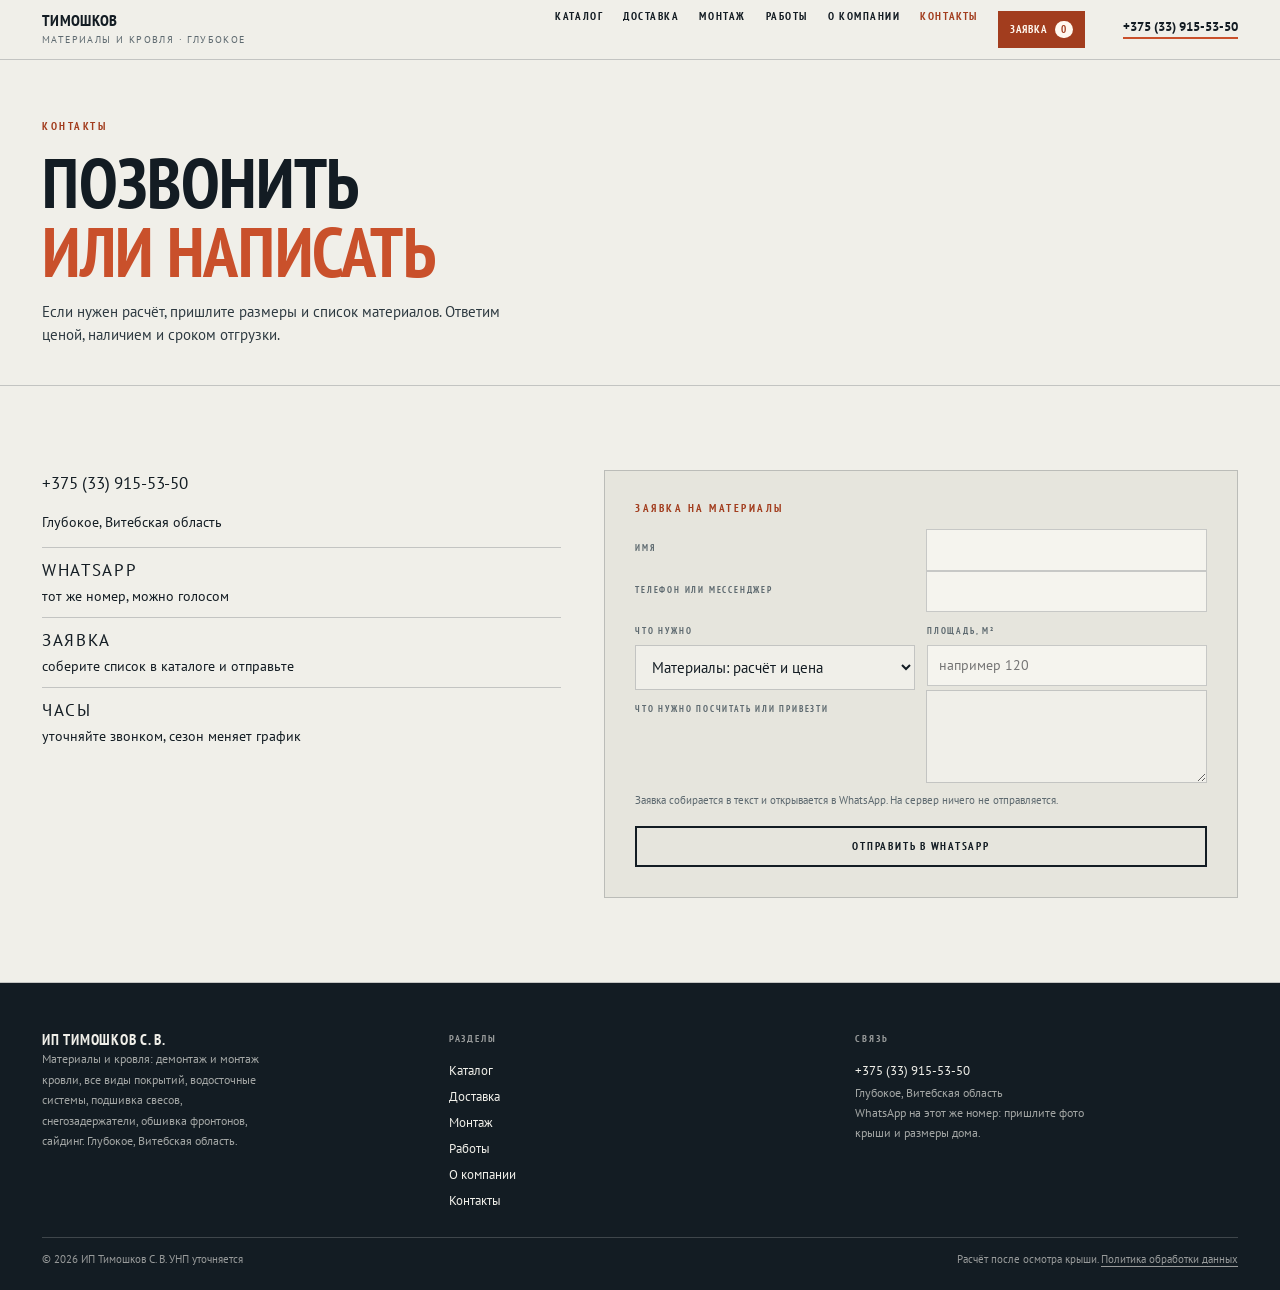
<file: kontakty.html>
<!doctype html>
<html lang="ru">
<head>
<meta charset="utf-8">
<meta name="viewport" content="width=device-width, initial-scale=1">
<title>Контакты: +375 (33) 915-53-50 | ИП Тимошков</title>
<meta name="description" content="Телефон и WhatsApp +375 (33) 915-53-50. Заявка на материалы и монтаж, Глубокое, Витебская область.">
<link rel="canonical" href="https://romjjjke.github.io/timoshkov/kontakty.html">
<meta property="og:type" content="website">
<meta property="og:title" content="Контакты: +375 (33) 915-53-50 | ИП Тимошков">
<meta property="og:description" content="Телефон и WhatsApp +375 (33) 915-53-50. Заявка на материалы и монтаж, Глубокое, Витебская область.">
<meta property="og:locale" content="ru_BY">
<meta property="og:url" content="https://romjjjke.github.io/timoshkov/kontakty.html">
<meta name="theme-color" content="#131C23">
<link rel="icon" href="favicon.svg" type="image/svg+xml">
<link rel="preconnect" href="https://fonts.googleapis.com">
<link rel="preconnect" href="https://fonts.gstatic.com" crossorigin>
<link href="https://fonts.googleapis.com/css2?family=PT+Sans+Narrow:wght@400;700&family=PT+Sans:ital,wght@0,400;0,700;1,400&display=swap" rel="stylesheet">
<style>[hidden]{display:none!important}
*{box-sizing:border-box}
html{-webkit-text-size-adjust:100%;scroll-behavior:smooth;overflow-x:hidden}
body{margin:0;background:#F0EFE9;color:#131C23;font:400 16.5px/1.6 "PT Sans",Arial,sans-serif;-webkit-font-smoothing:antialiased;overflow-x:hidden}
img{display:block;max-width:100%;height:auto}
a{color:inherit;text-decoration:none}
h1,h2,h3,p,ul,ol,figure,dl,dd,table,fieldset{margin:0}
ul,ol{padding:0;list-style:none}
fieldset{border:0;padding:0}
button{font:inherit}
.head{position:sticky;top:0;z-index:60;background:#F0EFE9;border-bottom:1px solid rgba(19,28,35,.2)}
.head__row{display:flex;align-items:center;gap:18px;padding:11px clamp(15px,3.4vw,42px)}
.brand{font:700 16px/1 "PT Sans Narrow",sans-serif;letter-spacing:.02em;text-transform:uppercase}
.brand small{display:block;font:400 10px/1.6 "PT Sans",sans-serif;letter-spacing:.14em;text-transform:uppercase;color:#5E6A70;margin-top:4px}
.nav{display:flex;gap:20px;margin-left:auto;font:700 11px/1 "PT Sans Narrow",sans-serif;letter-spacing:.14em;text-transform:uppercase}
.head__tel{margin-left:20px;font:700 13px/1 "PT Sans",sans-serif;border-bottom:2px solid #C9502B;padding-bottom:4px;white-space:nowrap}
.burger{display:none;width:44px;height:38px;margin-left:auto;border:1px solid #131C23;background:transparent;cursor:pointer;padding:9px}
.burger span{display:block;height:2px;background:#131C23;margin:4px 0}
.btn{display:inline-flex;align-items:center;justify-content:center;gap:8px;padding:13px 22px;border:2px solid #131C23;background:transparent;color:#131C23;font:700 11px/1 "PT Sans Narrow",sans-serif;letter-spacing:.16em;text-transform:uppercase;cursor:pointer;transition:.18s}
.btn--solid{background:#C9502B;border-color:#C9502B;color:#F7F4EC}
.wrap{padding-inline:clamp(15px,3.4vw,42px);max-width:1560px;margin:0 auto}
.drawer{position:fixed;inset:0;z-index:90;background:#131C23;color:#F0EFE9;overflow-y:auto;overscroll-behavior:contain}
.drawer__inner{padding:clamp(56px,9vw,80px) clamp(18px,5vw,52px) clamp(26px,5vw,44px);display:flex;flex-direction:column;gap:24px;min-height:100%}
.drawer__close{position:fixed;top:12px;right:12px;width:46px;height:46px;border:1px solid rgba(240,239,233,.45);background:transparent;color:#F0EFE9;font-size:25px;line-height:1;cursor:pointer}
.drawer__nav{display:flex;flex-direction:column}
.drawer__nav a{font:700 clamp(1.5rem,1rem + 2.4vw,2.2rem)/1.1 "PT Sans Narrow",sans-serif;text-transform:uppercase;letter-spacing:.02em;padding:13px 0;border-bottom:1px solid rgba(240,239,233,.2)}
.drawer__meta{font-size:12.5px;line-height:1.8;color:rgba(240,239,233,.78);display:flex;flex-direction:column;gap:6px}
body.is-locked{overflow:hidden}
.foot{background:#131C23;color:#F0EFE9;padding:clamp(26px,4vw,48px) clamp(15px,3.4vw,42px) 22px}
.foot__grid{display:grid;grid-template-columns:repeat(3,minmax(0,1fr));gap:24px;max-width:1560px;margin:0 auto}
.foot__name{font:700 15px/1.2 "PT Sans Narrow",sans-serif;text-transform:uppercase;letter-spacing:.05em}
.foot__small{font-size:12px;line-height:1.7;color:rgba(240,239,233,.65);max-width:34ch}
.foot__h{font:700 9.5px/1.7 "PT Sans Narrow",sans-serif;letter-spacing:.2em;text-transform:uppercase;color:rgba(240,239,233,.6);margin-bottom:9px}
.foot__col a{display:block;font-size:12.5px;padding:3px 0}
.foot__bottom{display:flex;flex-wrap:wrap;gap:12px;justify-content:space-between;margin-top:24px;padding-top:13px;border-top:1px solid rgba(240,239,233,.2);font-size:10.5px;line-height:1.7;color:rgba(240,239,233,.6);max-width:1560px;margin-inline:auto}
@media (max-width:1180px){.nav{display:none}.burger{display:block}}
@media (max-width:1024px){.foot__grid{grid-template-columns:1fr 1fr}}
@media (max-width:640px){.head__tel{display:none}.foot__grid{grid-template-columns:1fr}}
</style>
<link rel="stylesheet" href="assets/css/style.v2.css">
<script type="application/ld+json">{"@context": "https://schema.org", "@type": "RoofingContractor", "name": "ИП Тимошков Сергей Викторович", "description": "Материалы для кровли и фасада: металлочерепица, профнастил, доборные элементы, сайдинг, утеплитель, ламинат, водосточные системы, подшивка свесов, снегозадержатели, обшивка фронтонов, сайдинг.", "telephone": "+375339155350", "address": {"@type": "PostalAddress", "addressLocality": "Глубокое", "addressRegion": "Витебская область", "addressCountry": "BY"}, "areaServed": {"@type": "AdministrativeArea", "name": "Витебская область"}, "url": "https://romjjjke.github.io/timoshkov/"}</script>
</head>
<body>
<header class="head">
  <div class="head__row">
    <a class="brand" href="index.html">Тимошков<small>Материалы и кровля · Глубокое</small></a>
    <nav class="nav" aria-label="Разделы"><a href="katalog.html">Каталог</a><a href="dostavka.html">Доставка</a><a href="montazh.html">Монтаж</a><a href="raboty.html">Работы</a><a href="o-kompanii.html">О компании</a><a href="kontakty.html" aria-current="page">Контакты</a><button class="cartbtn" type="button" data-cart-open aria-label="Открыть заявку">Заявка <b data-cart-count>0</b></button></nav>
    <a class="head__tel" href="tel:+375339155350">+375 (33) 915-53-50</a>
    <button class="burger" id="burger" type="button" aria-expanded="false" aria-controls="drawer" aria-label="Меню"><span></span><span></span><span></span></button>
  </div>
</header>

<section class="phead">
  <div class="wrap"><p class="eyebrow">Контакты</p><h1 class="h1">Позвонить<br><em>или написать</em></h1>
  <p class="lead phead__lead">Если нужен расчёт, пришлите размеры и список материалов. Ответим ценой, наличием и сроком отгрузки.</p></div>
</section>
<section class="contact">
  <div class="wrap contact__grid">
    <div class="contact__info">
      <a class="contact__phone" href="tel:+375339155350">+375 (33) 915-53-50</a>
      <p class="contact__city">Глубокое, Витебская область</p>
      <ul class="contact__list">
        <li><b>WhatsApp</b><span>тот же номер, можно голосом</span></li>
        <li><b>Заявка</b><span>соберите список в каталоге и отправьте</span></li>
        <li><b>Часы</b><span>уточняйте звонком, сезон меняет график</span></li>
      </ul>
    </div>
    <form class="form" id="order-form" novalidate>
      <p class="eyebrow">Заявка на материалы</p>
      <div class="form__row"><label for="f-name">Имя</label><input id="f-name" name="name" type="text" autocomplete="name" required></div>
      <div class="form__row"><label for="f-contact">Телефон или мессенджер</label><input id="f-contact" name="contact" type="text" autocomplete="tel" required></div>
      <div class="form__row form__row--2">
        <div><label for="f-what">Что нужно</label>
          <select id="f-what" name="what">
            <option>Материалы: расчёт и цена</option>
            <option>Монтаж кровли</option>
            <option>Материалы и монтаж</option>
            <option>Только консультация</option>
          </select></div>
        <div><label for="f-area">Площадь, м²</label><input id="f-area" name="area" type="text" inputmode="numeric" placeholder="например 120"></div>
      </div>
      <div class="form__row"><label for="f-msg">Что нужно посчитать или привезти</label><textarea id="f-msg" name="msg" rows="3"></textarea></div>
      <p class="form__note">Заявка собирается в текст и открывается в WhatsApp. На сервер ничего не отправляется.</p>
      <p class="form__warn" data-form-warn hidden>Заполните имя и телефон.</p>
      <button class="btn btn--primary form__btn" type="submit">Отправить в WhatsApp</button>
      <textarea class="form__out" id="order-text" readonly hidden aria-hidden="true"></textarea>
    </form>
  </div>
</section>
</main>
<footer class="foot">
  <div class="foot__grid">
    <div class="foot__col">
      <p class="foot__name">ИП Тимошков С. В.</p>
      <p class="foot__small">Материалы и кровля: демонтаж и монтаж кровли, все виды покрытий, водосточные системы, подшивка свесов, снегозадержатели, обшивка фронтонов, сайдинг. Глубокое, Витебская область.</p>
    </div>
    <div class="foot__col">
      <p class="foot__h">Разделы</p>
      <a href="katalog.html">Каталог</a><a href="dostavka.html">Доставка</a><a href="montazh.html">Монтаж</a><a href="raboty.html">Работы</a><a href="o-kompanii.html">О компании</a><a href="kontakty.html">Контакты</a>
    </div>
    <div class="foot__col">
      <p class="foot__h">Связь</p>
      <a href="tel:+375339155350">+375 (33) 915-53-50</a>
      <p class="foot__small">Глубокое, Витебская область</p>
      <p class="foot__small">WhatsApp на этот же номер: пришлите фото крыши и размеры дома.</p>
    </div>
  </div>
  <div class="foot__bottom">
    <p>© <span id="year">2026</span> ИП Тимошков С. В. УНП уточняется</p>
    <p>Расчёт после осмотра крыши. <a href="politika.html">Политика обработки данных</a></p>
  </div>
</footer>
<div class="drawer" id="drawer" hidden>
  <div class="drawer__inner">
    <button class="drawer__close" type="button" id="drawer-close" aria-label="Закрыть меню">×</button>
    <nav class="drawer__nav" aria-label="Мобильная навигация"><a href="katalog.html">Каталог</a><a href="dostavka.html">Доставка</a><a href="montazh.html">Монтаж</a><a href="raboty.html">Работы</a><a href="o-kompanii.html">О компании</a><a href="kontakty.html">Контакты</a></nav>
    <div class="drawer__meta">
      <a href="tel:+375339155350">+375 (33) 915-53-50</a>
      <p>Глубокое, Витебская область</p>
      <p>Демонтаж, монтаж, водосток, свесы, снегозадержатели, сайдинг</p>
    </div>
  </div>
</div>
<div class="cart" id="cart" hidden><div class="cart__back" data-cart-close></div><aside class="cart__in" role="dialog" aria-modal="true" aria-label="Заявка"><header class="cart__h"><b>Заявка</b><button class="cart__x" type="button" data-cart-close aria-label="Закрыть">×</button></header><ul class="cart__list" data-cart-list></ul><p class="cart__empty" data-cart-empty>Пока пусто. Добавьте материалы из каталога.</p><footer class="cart__f"><a class="btn btn--primary" data-cart-send href="__WA__">Отправить в WhatsApp</a><button class="btn btn--ghost" type="button" data-cart-clear>Очистить</button><p class="cart__note">Цену и наличие подтвердим в ответ: партии меняются.</p></footer></aside></div><script src="assets/js/main.v2.js" defer></script>
</body>
</html>
</file>
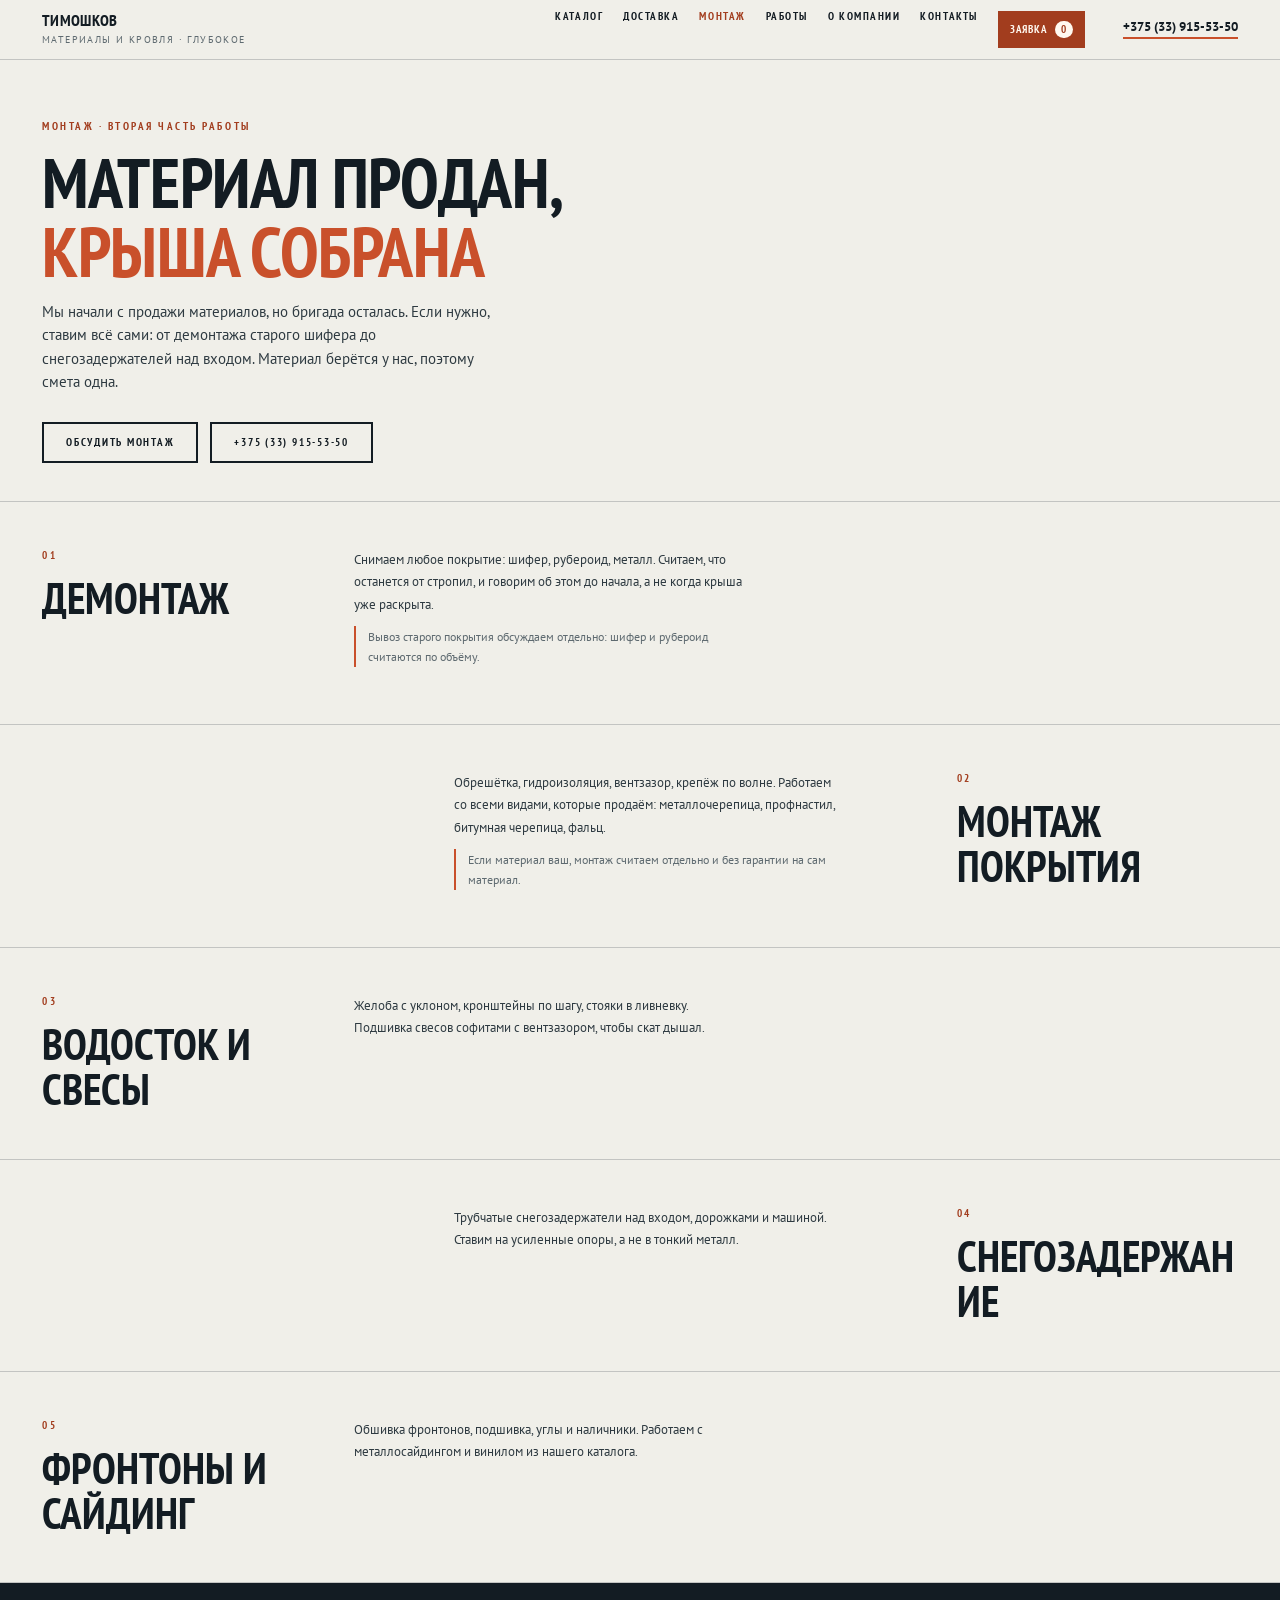
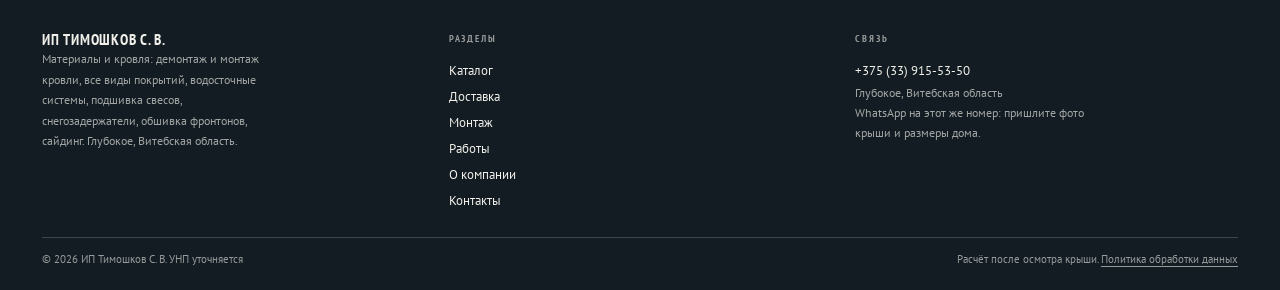
<file: montazh.html>
<!doctype html>
<html lang="ru">
<head>
<meta charset="utf-8">
<meta name="viewport" content="width=device-width, initial-scale=1">
<title>Монтаж кровли, водосток, свесы, снегозадержание | ИП Тимошков</title>
<meta name="description" content="Демонтаж старого покрытия, монтаж металлочерепицы и профнастила, водосточная система, подшивка свесов, снегозадержатели, фронтоны и сайдинг.">
<link rel="canonical" href="https://romjjjke.github.io/timoshkov/montazh.html">
<meta property="og:type" content="website">
<meta property="og:title" content="Монтаж кровли, водосток, свесы, снегозадержание | ИП Тимошков">
<meta property="og:description" content="Демонтаж старого покрытия, монтаж металлочерепицы и профнастила, водосточная система, подшивка свесов, снегозадержатели, фронтоны и сайдинг.">
<meta property="og:locale" content="ru_BY">
<meta property="og:url" content="https://romjjjke.github.io/timoshkov/montazh.html">
<meta name="theme-color" content="#131C23">
<link rel="icon" href="favicon.svg" type="image/svg+xml">
<link rel="preconnect" href="https://fonts.googleapis.com">
<link rel="preconnect" href="https://fonts.gstatic.com" crossorigin>
<link href="https://fonts.googleapis.com/css2?family=PT+Sans+Narrow:wght@400;700&family=PT+Sans:ital,wght@0,400;0,700;1,400&display=swap" rel="stylesheet">
<style>[hidden]{display:none!important}
*{box-sizing:border-box}
html{-webkit-text-size-adjust:100%;scroll-behavior:smooth;overflow-x:hidden}
body{margin:0;background:#F0EFE9;color:#131C23;font:400 16.5px/1.6 "PT Sans",Arial,sans-serif;-webkit-font-smoothing:antialiased;overflow-x:hidden}
img{display:block;max-width:100%;height:auto}
a{color:inherit;text-decoration:none}
h1,h2,h3,p,ul,ol,figure,dl,dd,table,fieldset{margin:0}
ul,ol{padding:0;list-style:none}
fieldset{border:0;padding:0}
button{font:inherit}
.head{position:sticky;top:0;z-index:60;background:#F0EFE9;border-bottom:1px solid rgba(19,28,35,.2)}
.head__row{display:flex;align-items:center;gap:18px;padding:11px clamp(15px,3.4vw,42px)}
.brand{font:700 16px/1 "PT Sans Narrow",sans-serif;letter-spacing:.02em;text-transform:uppercase}
.brand small{display:block;font:400 10px/1.6 "PT Sans",sans-serif;letter-spacing:.14em;text-transform:uppercase;color:#5E6A70;margin-top:4px}
.nav{display:flex;gap:20px;margin-left:auto;font:700 11px/1 "PT Sans Narrow",sans-serif;letter-spacing:.14em;text-transform:uppercase}
.head__tel{margin-left:20px;font:700 13px/1 "PT Sans",sans-serif;border-bottom:2px solid #C9502B;padding-bottom:4px;white-space:nowrap}
.burger{display:none;width:44px;height:38px;margin-left:auto;border:1px solid #131C23;background:transparent;cursor:pointer;padding:9px}
.burger span{display:block;height:2px;background:#131C23;margin:4px 0}
.btn{display:inline-flex;align-items:center;justify-content:center;gap:8px;padding:13px 22px;border:2px solid #131C23;background:transparent;color:#131C23;font:700 11px/1 "PT Sans Narrow",sans-serif;letter-spacing:.16em;text-transform:uppercase;cursor:pointer;transition:.18s}
.btn--solid{background:#C9502B;border-color:#C9502B;color:#F7F4EC}
.wrap{padding-inline:clamp(15px,3.4vw,42px);max-width:1560px;margin:0 auto}
.drawer{position:fixed;inset:0;z-index:90;background:#131C23;color:#F0EFE9;overflow-y:auto;overscroll-behavior:contain}
.drawer__inner{padding:clamp(56px,9vw,80px) clamp(18px,5vw,52px) clamp(26px,5vw,44px);display:flex;flex-direction:column;gap:24px;min-height:100%}
.drawer__close{position:fixed;top:12px;right:12px;width:46px;height:46px;border:1px solid rgba(240,239,233,.45);background:transparent;color:#F0EFE9;font-size:25px;line-height:1;cursor:pointer}
.drawer__nav{display:flex;flex-direction:column}
.drawer__nav a{font:700 clamp(1.5rem,1rem + 2.4vw,2.2rem)/1.1 "PT Sans Narrow",sans-serif;text-transform:uppercase;letter-spacing:.02em;padding:13px 0;border-bottom:1px solid rgba(240,239,233,.2)}
.drawer__meta{font-size:12.5px;line-height:1.8;color:rgba(240,239,233,.78);display:flex;flex-direction:column;gap:6px}
body.is-locked{overflow:hidden}
.foot{background:#131C23;color:#F0EFE9;padding:clamp(26px,4vw,48px) clamp(15px,3.4vw,42px) 22px}
.foot__grid{display:grid;grid-template-columns:repeat(3,minmax(0,1fr));gap:24px;max-width:1560px;margin:0 auto}
.foot__name{font:700 15px/1.2 "PT Sans Narrow",sans-serif;text-transform:uppercase;letter-spacing:.05em}
.foot__small{font-size:12px;line-height:1.7;color:rgba(240,239,233,.65);max-width:34ch}
.foot__h{font:700 9.5px/1.7 "PT Sans Narrow",sans-serif;letter-spacing:.2em;text-transform:uppercase;color:rgba(240,239,233,.6);margin-bottom:9px}
.foot__col a{display:block;font-size:12.5px;padding:3px 0}
.foot__bottom{display:flex;flex-wrap:wrap;gap:12px;justify-content:space-between;margin-top:24px;padding-top:13px;border-top:1px solid rgba(240,239,233,.2);font-size:10.5px;line-height:1.7;color:rgba(240,239,233,.6);max-width:1560px;margin-inline:auto}
@media (max-width:1180px){.nav{display:none}.burger{display:block}}
@media (max-width:1024px){.foot__grid{grid-template-columns:1fr 1fr}}
@media (max-width:640px){.head__tel{display:none}.foot__grid{grid-template-columns:1fr}}
</style>
<link rel="stylesheet" href="assets/css/style.v2.css">
<script type="application/ld+json">{"@context": "https://schema.org", "@type": "RoofingContractor", "name": "ИП Тимошков Сергей Викторович", "description": "Материалы для кровли и фасада: металлочерепица, профнастил, доборные элементы, сайдинг, утеплитель, ламинат, водосточные системы, подшивка свесов, снегозадержатели, обшивка фронтонов, сайдинг.", "telephone": "+375339155350", "address": {"@type": "PostalAddress", "addressLocality": "Глубокое", "addressRegion": "Витебская область", "addressCountry": "BY"}, "areaServed": {"@type": "AdministrativeArea", "name": "Витебская область"}, "url": "https://romjjjke.github.io/timoshkov/"}</script>
</head>
<body>
<header class="head">
  <div class="head__row">
    <a class="brand" href="index.html">Тимошков<small>Материалы и кровля · Глубокое</small></a>
    <nav class="nav" aria-label="Разделы"><a href="katalog.html">Каталог</a><a href="dostavka.html">Доставка</a><a href="montazh.html" aria-current="page">Монтаж</a><a href="raboty.html">Работы</a><a href="o-kompanii.html">О компании</a><a href="kontakty.html">Контакты</a><button class="cartbtn" type="button" data-cart-open aria-label="Открыть заявку">Заявка <b data-cart-count>0</b></button></nav>
    <a class="head__tel" href="tel:+375339155350">+375 (33) 915-53-50</a>
    <button class="burger" id="burger" type="button" aria-expanded="false" aria-controls="drawer" aria-label="Меню"><span></span><span></span><span></span></button>
  </div>
</header>

<section class="phead">
  <div class="wrap">
    <p class="eyebrow">Монтаж · вторая часть работы</p>
    <h1 class="h1">Материал продан,<br><em>крыша собрана</em></h1>
    <p class="lead phead__lead">Мы начали с продажи материалов, но бригада осталась. Если нужно, ставим всё сами: от демонтажа старого шифера до снегозадержателей над входом. Материал берётся у нас, поэтому смета одна.</p>
    <div class="hero__act"><a class="btn btn--primary" href="kontakty.html">Обсудить монтаж</a><a class="btn btn--ghost" href="tel:+375339155350">+375 (33) 915-53-50</a></div>
  </div>
</section>
<section class="one">
  <div class="wrap one__grid">
    <div class="one__side"><p class="eyebrow">01</p><h2 class="h2">Демонтаж</h2></div>
    <div class="one__body"><p>Снимаем любое покрытие: шифер, рубероид, металл. Считаем, что останется от стропил, и говорим об этом до начала, а не когда крыша уже раскрыта.</p><p class="one__note">Вывоз старого покрытия обсуждаем отдельно: шифер и рубероид считаются по объёму.</p></div>
  </div>
</section>
<section class="one one--flip">
  <div class="wrap one__grid">
    <div class="one__side"><p class="eyebrow">02</p><h2 class="h2">Монтаж покрытия</h2></div>
    <div class="one__body"><p>Обрешётка, гидроизоляция, вентзазор, крепёж по волне. Работаем со всеми видами, которые продаём: металлочерепица, профнастил, битумная черепица, фальц.</p><p class="one__note">Если материал ваш, монтаж считаем отдельно и без гарантии на сам материал.</p></div>
  </div>
</section>
<section class="one">
  <div class="wrap one__grid">
    <div class="one__side"><p class="eyebrow">03</p><h2 class="h2">Водосток и свесы</h2></div>
    <div class="one__body"><p>Желоба с уклоном, кронштейны по шагу, стояки в ливневку. Подшивка свесов софитами с вентзазором, чтобы скат дышал.</p></div>
  </div>
</section>
<section class="one one--flip">
  <div class="wrap one__grid">
    <div class="one__side"><p class="eyebrow">04</p><h2 class="h2">Снегозадержание</h2></div>
    <div class="one__body"><p>Трубчатые снегозадержатели над входом, дорожками и машиной. Ставим на усиленные опоры, а не в тонкий металл.</p></div>
  </div>
</section>
<section class="one">
  <div class="wrap one__grid">
    <div class="one__side"><p class="eyebrow">05</p><h2 class="h2">Фронтоны и сайдинг</h2></div>
    <div class="one__body"><p>Обшивка фронтонов, подшивка, углы и наличники. Работаем с металлосайдингом и винилом из нашего каталога.</p></div>
  </div>
</section>
</main>
<footer class="foot">
  <div class="foot__grid">
    <div class="foot__col">
      <p class="foot__name">ИП Тимошков С. В.</p>
      <p class="foot__small">Материалы и кровля: демонтаж и монтаж кровли, все виды покрытий, водосточные системы, подшивка свесов, снегозадержатели, обшивка фронтонов, сайдинг. Глубокое, Витебская область.</p>
    </div>
    <div class="foot__col">
      <p class="foot__h">Разделы</p>
      <a href="katalog.html">Каталог</a><a href="dostavka.html">Доставка</a><a href="montazh.html">Монтаж</a><a href="raboty.html">Работы</a><a href="o-kompanii.html">О компании</a><a href="kontakty.html">Контакты</a>
    </div>
    <div class="foot__col">
      <p class="foot__h">Связь</p>
      <a href="tel:+375339155350">+375 (33) 915-53-50</a>
      <p class="foot__small">Глубокое, Витебская область</p>
      <p class="foot__small">WhatsApp на этот же номер: пришлите фото крыши и размеры дома.</p>
    </div>
  </div>
  <div class="foot__bottom">
    <p>© <span id="year">2026</span> ИП Тимошков С. В. УНП уточняется</p>
    <p>Расчёт после осмотра крыши. <a href="politika.html">Политика обработки данных</a></p>
  </div>
</footer>
<div class="drawer" id="drawer" hidden>
  <div class="drawer__inner">
    <button class="drawer__close" type="button" id="drawer-close" aria-label="Закрыть меню">×</button>
    <nav class="drawer__nav" aria-label="Мобильная навигация"><a href="katalog.html">Каталог</a><a href="dostavka.html">Доставка</a><a href="montazh.html">Монтаж</a><a href="raboty.html">Работы</a><a href="o-kompanii.html">О компании</a><a href="kontakty.html">Контакты</a></nav>
    <div class="drawer__meta">
      <a href="tel:+375339155350">+375 (33) 915-53-50</a>
      <p>Глубокое, Витебская область</p>
      <p>Демонтаж, монтаж, водосток, свесы, снегозадержатели, сайдинг</p>
    </div>
  </div>
</div>
<div class="cart" id="cart" hidden><div class="cart__back" data-cart-close></div><aside class="cart__in" role="dialog" aria-modal="true" aria-label="Заявка"><header class="cart__h"><b>Заявка</b><button class="cart__x" type="button" data-cart-close aria-label="Закрыть">×</button></header><ul class="cart__list" data-cart-list></ul><p class="cart__empty" data-cart-empty>Пока пусто. Добавьте материалы из каталога.</p><footer class="cart__f"><a class="btn btn--primary" data-cart-send href="__WA__">Отправить в WhatsApp</a><button class="btn btn--ghost" type="button" data-cart-clear>Очистить</button><p class="cart__note">Цену и наличие подтвердим в ответ: партии меняются.</p></footer></aside></div><script src="assets/js/main.v2.js" defer></script>
</body>
</html>
</file>
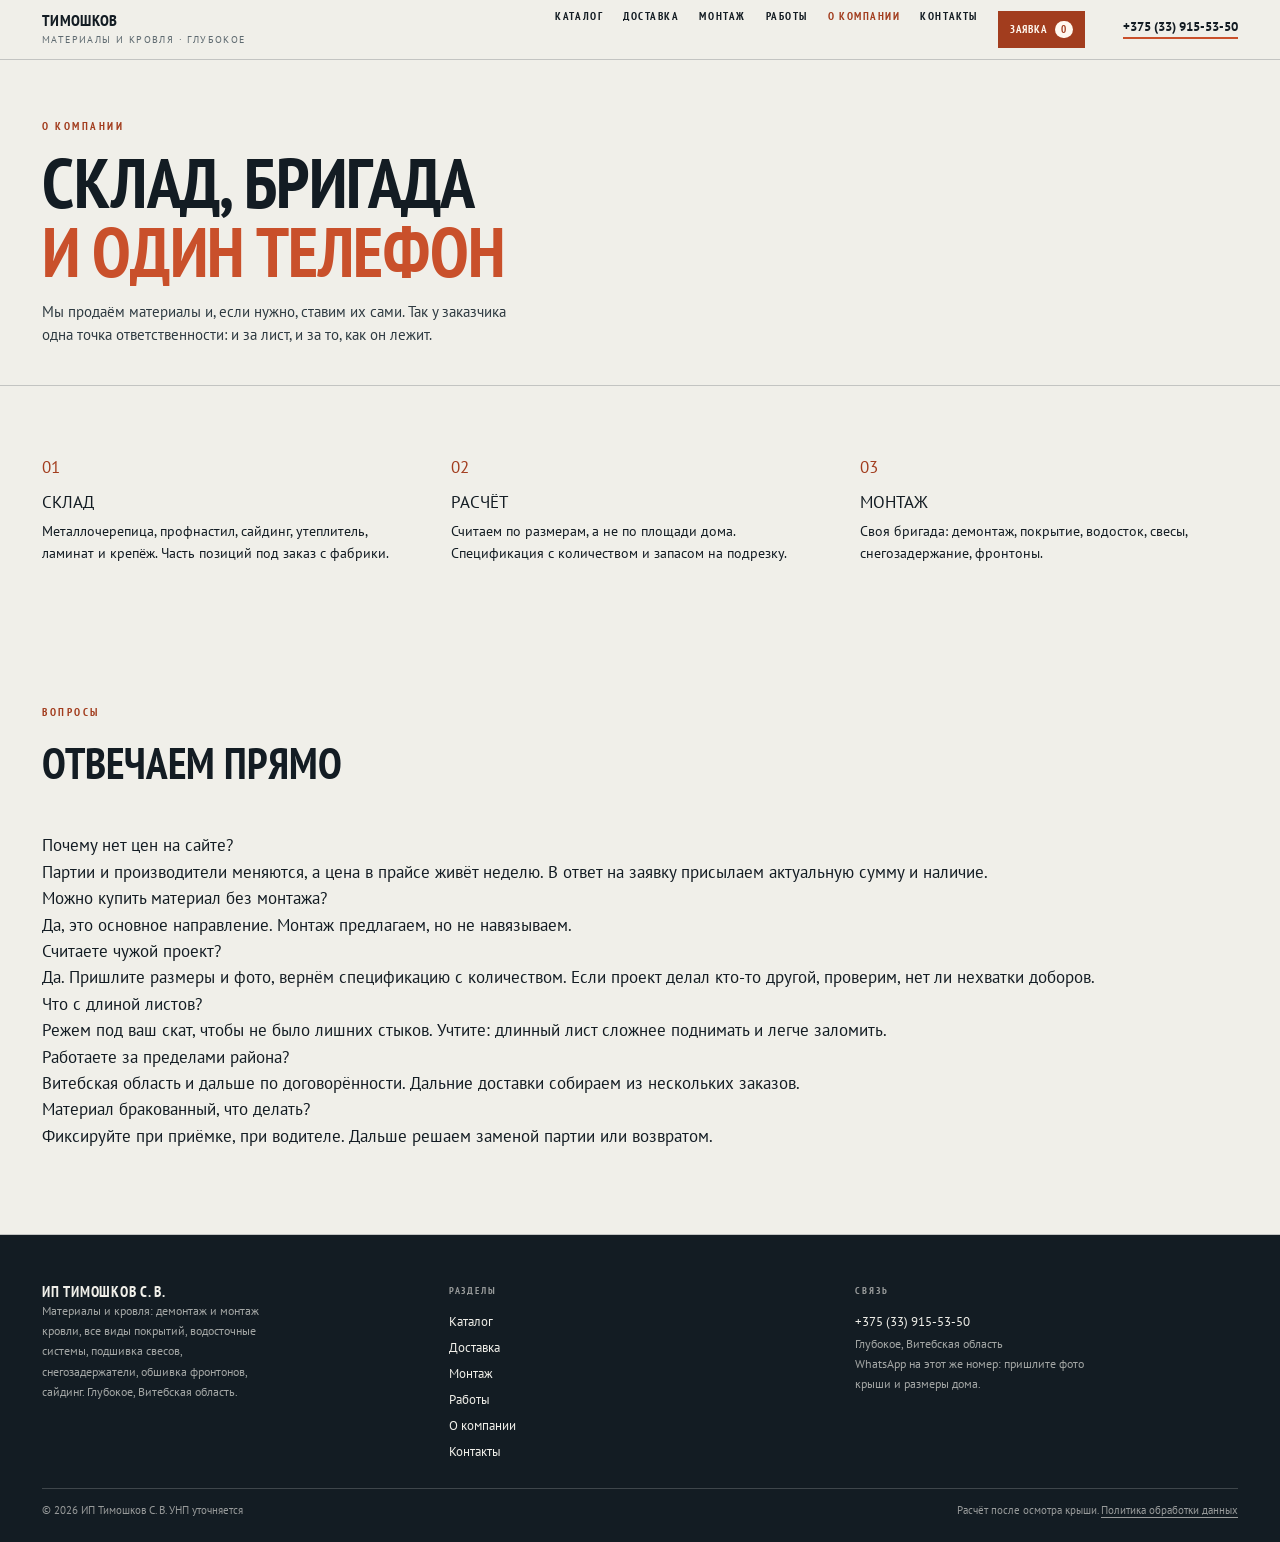
<file: o-brigade.html>
<!doctype html><html lang="ru"><head><meta charset="utf-8">
<title>Страница переехала | ИП Тимошков</title>
<meta name="robots" content="noindex"><meta http-equiv="refresh" content="0; url=o-kompanii.html">
<link rel="canonical" href="https://romjjjke.github.io/timoshkov/o-kompanii.html"><style>body{font:16px/1.6 system-ui,sans-serif;padding:48px;max-width:44rem;margin:0 auto;color:#1C1A17}a{color:#B23F1E}</style>
</head><body><p>Страница переехала: <a href="o-kompanii.html">О компании</a></p></body></html>
</file>
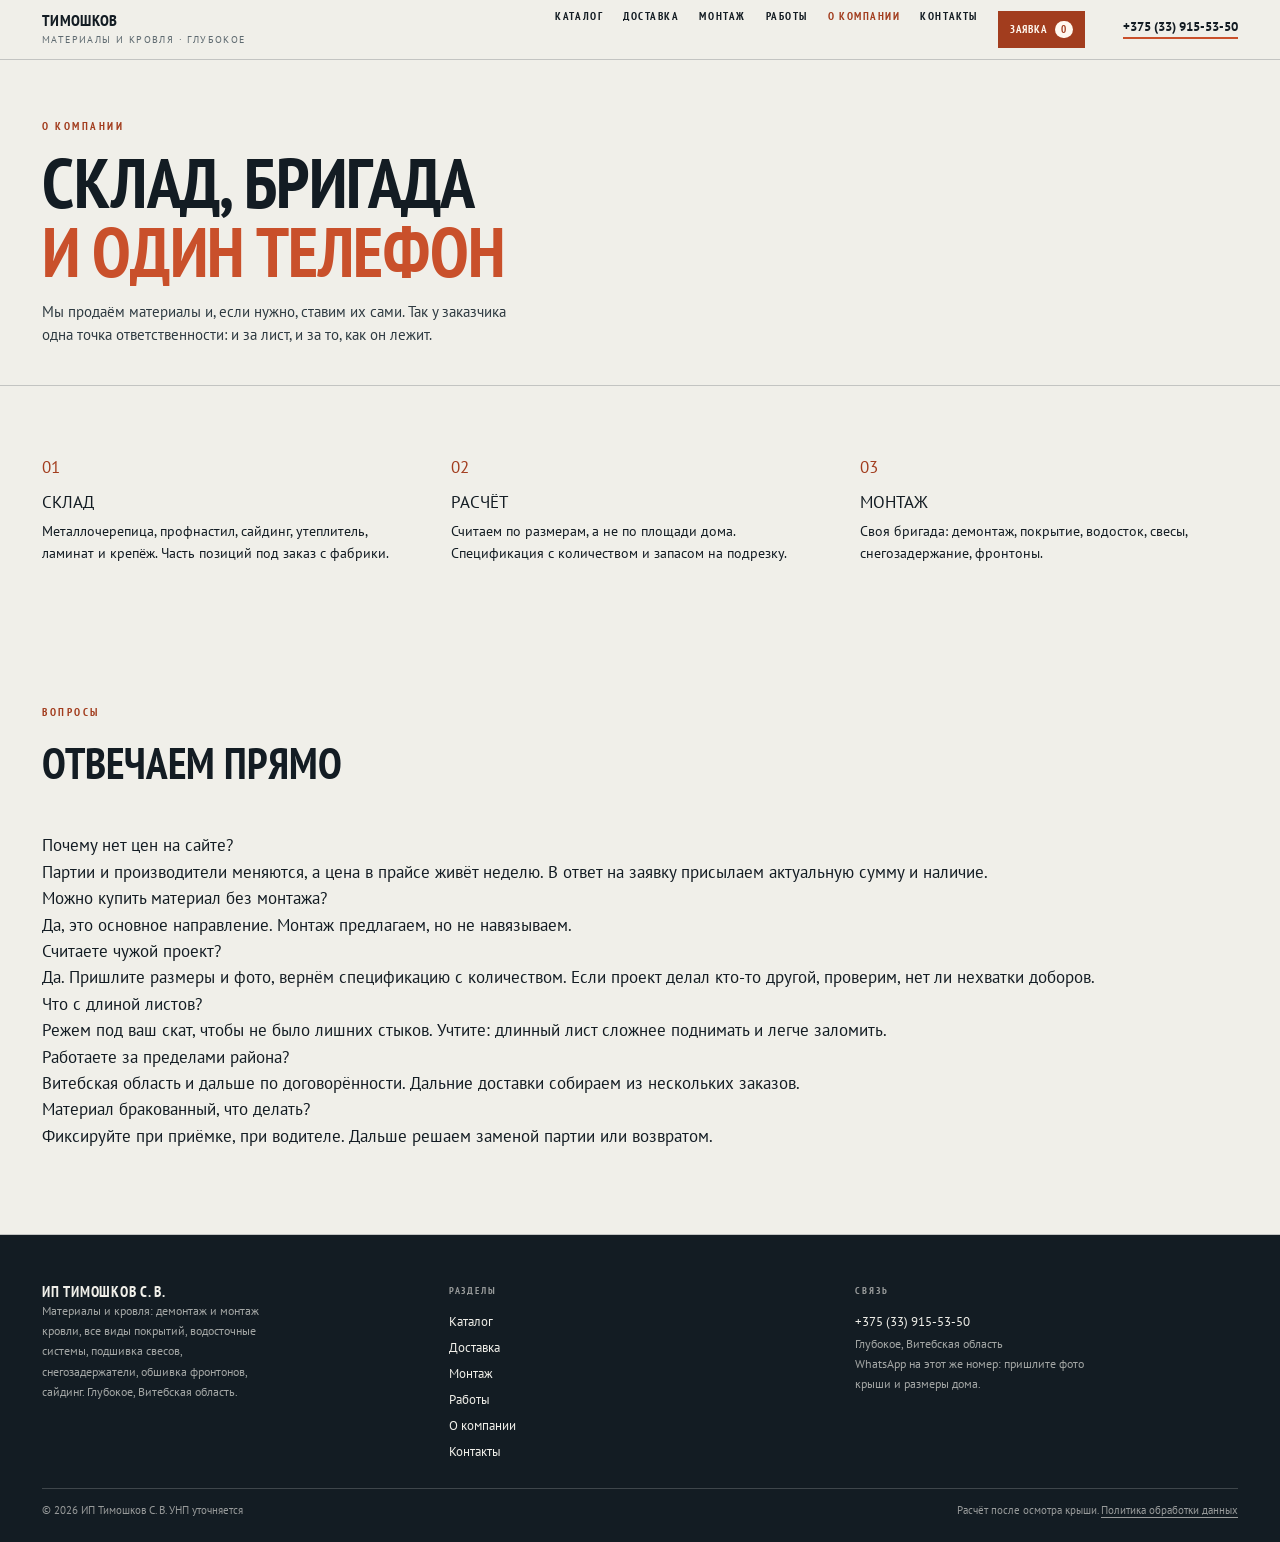
<file: o-kompanii.html>
<!doctype html>
<html lang="ru">
<head>
<meta charset="utf-8">
<meta name="viewport" content="width=device-width, initial-scale=1">
<title>О компании: склад, расчёт и бригада | ИП Тимошков</title>
<meta name="description" content="Склад материалов в Глубоком, расчёт по размерам, монтаж своей бригадой. Ответы на частые вопросы о ценах, сроках и приёмке.">
<link rel="canonical" href="https://romjjjke.github.io/timoshkov/o-kompanii.html">
<meta property="og:type" content="website">
<meta property="og:title" content="О компании: склад, расчёт и бригада | ИП Тимошков">
<meta property="og:description" content="Склад материалов в Глубоком, расчёт по размерам, монтаж своей бригадой. Ответы на частые вопросы о ценах, сроках и приёмке.">
<meta property="og:locale" content="ru_BY">
<meta property="og:url" content="https://romjjjke.github.io/timoshkov/o-kompanii.html">
<meta name="theme-color" content="#131C23">
<link rel="icon" href="favicon.svg" type="image/svg+xml">
<link rel="preconnect" href="https://fonts.googleapis.com">
<link rel="preconnect" href="https://fonts.gstatic.com" crossorigin>
<link href="https://fonts.googleapis.com/css2?family=PT+Sans+Narrow:wght@400;700&family=PT+Sans:ital,wght@0,400;0,700;1,400&display=swap" rel="stylesheet">
<style>[hidden]{display:none!important}
*{box-sizing:border-box}
html{-webkit-text-size-adjust:100%;scroll-behavior:smooth;overflow-x:hidden}
body{margin:0;background:#F0EFE9;color:#131C23;font:400 16.5px/1.6 "PT Sans",Arial,sans-serif;-webkit-font-smoothing:antialiased;overflow-x:hidden}
img{display:block;max-width:100%;height:auto}
a{color:inherit;text-decoration:none}
h1,h2,h3,p,ul,ol,figure,dl,dd,table,fieldset{margin:0}
ul,ol{padding:0;list-style:none}
fieldset{border:0;padding:0}
button{font:inherit}
.head{position:sticky;top:0;z-index:60;background:#F0EFE9;border-bottom:1px solid rgba(19,28,35,.2)}
.head__row{display:flex;align-items:center;gap:18px;padding:11px clamp(15px,3.4vw,42px)}
.brand{font:700 16px/1 "PT Sans Narrow",sans-serif;letter-spacing:.02em;text-transform:uppercase}
.brand small{display:block;font:400 10px/1.6 "PT Sans",sans-serif;letter-spacing:.14em;text-transform:uppercase;color:#5E6A70;margin-top:4px}
.nav{display:flex;gap:20px;margin-left:auto;font:700 11px/1 "PT Sans Narrow",sans-serif;letter-spacing:.14em;text-transform:uppercase}
.head__tel{margin-left:20px;font:700 13px/1 "PT Sans",sans-serif;border-bottom:2px solid #C9502B;padding-bottom:4px;white-space:nowrap}
.burger{display:none;width:44px;height:38px;margin-left:auto;border:1px solid #131C23;background:transparent;cursor:pointer;padding:9px}
.burger span{display:block;height:2px;background:#131C23;margin:4px 0}
.btn{display:inline-flex;align-items:center;justify-content:center;gap:8px;padding:13px 22px;border:2px solid #131C23;background:transparent;color:#131C23;font:700 11px/1 "PT Sans Narrow",sans-serif;letter-spacing:.16em;text-transform:uppercase;cursor:pointer;transition:.18s}
.btn--solid{background:#C9502B;border-color:#C9502B;color:#F7F4EC}
.wrap{padding-inline:clamp(15px,3.4vw,42px);max-width:1560px;margin:0 auto}
.drawer{position:fixed;inset:0;z-index:90;background:#131C23;color:#F0EFE9;overflow-y:auto;overscroll-behavior:contain}
.drawer__inner{padding:clamp(56px,9vw,80px) clamp(18px,5vw,52px) clamp(26px,5vw,44px);display:flex;flex-direction:column;gap:24px;min-height:100%}
.drawer__close{position:fixed;top:12px;right:12px;width:46px;height:46px;border:1px solid rgba(240,239,233,.45);background:transparent;color:#F0EFE9;font-size:25px;line-height:1;cursor:pointer}
.drawer__nav{display:flex;flex-direction:column}
.drawer__nav a{font:700 clamp(1.5rem,1rem + 2.4vw,2.2rem)/1.1 "PT Sans Narrow",sans-serif;text-transform:uppercase;letter-spacing:.02em;padding:13px 0;border-bottom:1px solid rgba(240,239,233,.2)}
.drawer__meta{font-size:12.5px;line-height:1.8;color:rgba(240,239,233,.78);display:flex;flex-direction:column;gap:6px}
body.is-locked{overflow:hidden}
.foot{background:#131C23;color:#F0EFE9;padding:clamp(26px,4vw,48px) clamp(15px,3.4vw,42px) 22px}
.foot__grid{display:grid;grid-template-columns:repeat(3,minmax(0,1fr));gap:24px;max-width:1560px;margin:0 auto}
.foot__name{font:700 15px/1.2 "PT Sans Narrow",sans-serif;text-transform:uppercase;letter-spacing:.05em}
.foot__small{font-size:12px;line-height:1.7;color:rgba(240,239,233,.65);max-width:34ch}
.foot__h{font:700 9.5px/1.7 "PT Sans Narrow",sans-serif;letter-spacing:.2em;text-transform:uppercase;color:rgba(240,239,233,.6);margin-bottom:9px}
.foot__col a{display:block;font-size:12.5px;padding:3px 0}
.foot__bottom{display:flex;flex-wrap:wrap;gap:12px;justify-content:space-between;margin-top:24px;padding-top:13px;border-top:1px solid rgba(240,239,233,.2);font-size:10.5px;line-height:1.7;color:rgba(240,239,233,.6);max-width:1560px;margin-inline:auto}
@media (max-width:1180px){.nav{display:none}.burger{display:block}}
@media (max-width:1024px){.foot__grid{grid-template-columns:1fr 1fr}}
@media (max-width:640px){.head__tel{display:none}.foot__grid{grid-template-columns:1fr}}
</style>
<link rel="stylesheet" href="assets/css/style.v2.css">
<script type="application/ld+json">{"@context": "https://schema.org", "@type": "RoofingContractor", "name": "ИП Тимошков Сергей Викторович", "description": "Материалы для кровли и фасада: металлочерепица, профнастил, доборные элементы, сайдинг, утеплитель, ламинат, водосточные системы, подшивка свесов, снегозадержатели, обшивка фронтонов, сайдинг.", "telephone": "+375339155350", "address": {"@type": "PostalAddress", "addressLocality": "Глубокое", "addressRegion": "Витебская область", "addressCountry": "BY"}, "areaServed": {"@type": "AdministrativeArea", "name": "Витебская область"}, "url": "https://romjjjke.github.io/timoshkov/"}</script>
</head>
<body>
<header class="head">
  <div class="head__row">
    <a class="brand" href="index.html">Тимошков<small>Материалы и кровля · Глубокое</small></a>
    <nav class="nav" aria-label="Разделы"><a href="katalog.html">Каталог</a><a href="dostavka.html">Доставка</a><a href="montazh.html">Монтаж</a><a href="raboty.html">Работы</a><a href="o-kompanii.html" aria-current="page">О компании</a><a href="kontakty.html">Контакты</a><button class="cartbtn" type="button" data-cart-open aria-label="Открыть заявку">Заявка <b data-cart-count>0</b></button></nav>
    <a class="head__tel" href="tel:+375339155350">+375 (33) 915-53-50</a>
    <button class="burger" id="burger" type="button" aria-expanded="false" aria-controls="drawer" aria-label="Меню"><span></span><span></span><span></span></button>
  </div>
</header>

<section class="phead">
  <div class="wrap"><p class="eyebrow">О компании</p><h1 class="h1">Склад, бригада<br><em>и один телефон</em></h1>
  <p class="lead phead__lead">Мы продаём материалы и, если нужно, ставим их сами. Так у заказчика одна точка ответственности: и за лист, и за то, как он лежит.</p></div>
</section>
<section class="cols">
  <div class="wrap cols__grid">
    <article class="col"><b class="col__n">01</b><h2 class="col__t">Склад</h2><p>Металлочерепица, профнастил, сайдинг, утеплитель, ламинат и крепёж. Часть позиций под заказ с фабрики.</p></article>
    <article class="col"><b class="col__n">02</b><h2 class="col__t">Расчёт</h2><p>Считаем по размерам, а не по площади дома. Спецификация с количеством и запасом на подрезку.</p></article>
    <article class="col"><b class="col__n">03</b><h2 class="col__t">Монтаж</h2><p>Своя бригада: демонтаж, покрытие, водосток, свесы, снегозадержание, фронтоны.</p></article>
  </div>
</section>
<section class="faq">
  <div class="wrap"><header class="sech"><p class="eyebrow">Вопросы</p><h2 class="h2">Отвечаем прямо</h2></header>
    <dl class="faq__list">
      <div><dt>Почему нет цен на сайте?</dt><dd>Партии и производители меняются, а цена в прайсе живёт неделю. В ответ на заявку присылаем актуальную сумму и наличие.</dd></div>
      <div><dt>Можно купить материал без монтажа?</dt><dd>Да, это основное направление. Монтаж предлагаем, но не навязываем.</dd></div>
      <div><dt>Считаете чужой проект?</dt><dd>Да. Пришлите размеры и фото, вернём спецификацию с количеством. Если проект делал кто-то другой, проверим, нет ли нехватки доборов.</dd></div>
      <div><dt>Что с длиной листов?</dt><dd>Режем под ваш скат, чтобы не было лишних стыков. Учтите: длинный лист сложнее поднимать и легче заломить.</dd></div>
      <div><dt>Работаете за пределами района?</dt><dd>Витебская область и дальше по договорённости. Дальние доставки собираем из нескольких заказов.</dd></div>
      <div><dt>Материал бракованный, что делать?</dt><dd>Фиксируйте при приёмке, при водителе. Дальше решаем заменой партии или возвратом.</dd></div>
    </dl>
  </div>
</section>
</main>
<footer class="foot">
  <div class="foot__grid">
    <div class="foot__col">
      <p class="foot__name">ИП Тимошков С. В.</p>
      <p class="foot__small">Материалы и кровля: демонтаж и монтаж кровли, все виды покрытий, водосточные системы, подшивка свесов, снегозадержатели, обшивка фронтонов, сайдинг. Глубокое, Витебская область.</p>
    </div>
    <div class="foot__col">
      <p class="foot__h">Разделы</p>
      <a href="katalog.html">Каталог</a><a href="dostavka.html">Доставка</a><a href="montazh.html">Монтаж</a><a href="raboty.html">Работы</a><a href="o-kompanii.html">О компании</a><a href="kontakty.html">Контакты</a>
    </div>
    <div class="foot__col">
      <p class="foot__h">Связь</p>
      <a href="tel:+375339155350">+375 (33) 915-53-50</a>
      <p class="foot__small">Глубокое, Витебская область</p>
      <p class="foot__small">WhatsApp на этот же номер: пришлите фото крыши и размеры дома.</p>
    </div>
  </div>
  <div class="foot__bottom">
    <p>© <span id="year">2026</span> ИП Тимошков С. В. УНП уточняется</p>
    <p>Расчёт после осмотра крыши. <a href="politika.html">Политика обработки данных</a></p>
  </div>
</footer>
<div class="drawer" id="drawer" hidden>
  <div class="drawer__inner">
    <button class="drawer__close" type="button" id="drawer-close" aria-label="Закрыть меню">×</button>
    <nav class="drawer__nav" aria-label="Мобильная навигация"><a href="katalog.html">Каталог</a><a href="dostavka.html">Доставка</a><a href="montazh.html">Монтаж</a><a href="raboty.html">Работы</a><a href="o-kompanii.html">О компании</a><a href="kontakty.html">Контакты</a></nav>
    <div class="drawer__meta">
      <a href="tel:+375339155350">+375 (33) 915-53-50</a>
      <p>Глубокое, Витебская область</p>
      <p>Демонтаж, монтаж, водосток, свесы, снегозадержатели, сайдинг</p>
    </div>
  </div>
</div>
<div class="cart" id="cart" hidden><div class="cart__back" data-cart-close></div><aside class="cart__in" role="dialog" aria-modal="true" aria-label="Заявка"><header class="cart__h"><b>Заявка</b><button class="cart__x" type="button" data-cart-close aria-label="Закрыть">×</button></header><ul class="cart__list" data-cart-list></ul><p class="cart__empty" data-cart-empty>Пока пусто. Добавьте материалы из каталога.</p><footer class="cart__f"><a class="btn btn--primary" data-cart-send href="__WA__">Отправить в WhatsApp</a><button class="btn btn--ghost" type="button" data-cart-clear>Очистить</button><p class="cart__note">Цену и наличие подтвердим в ответ: партии меняются.</p></footer></aside></div><script src="assets/js/main.v2.js" defer></script>
</body>
</html>
</file>
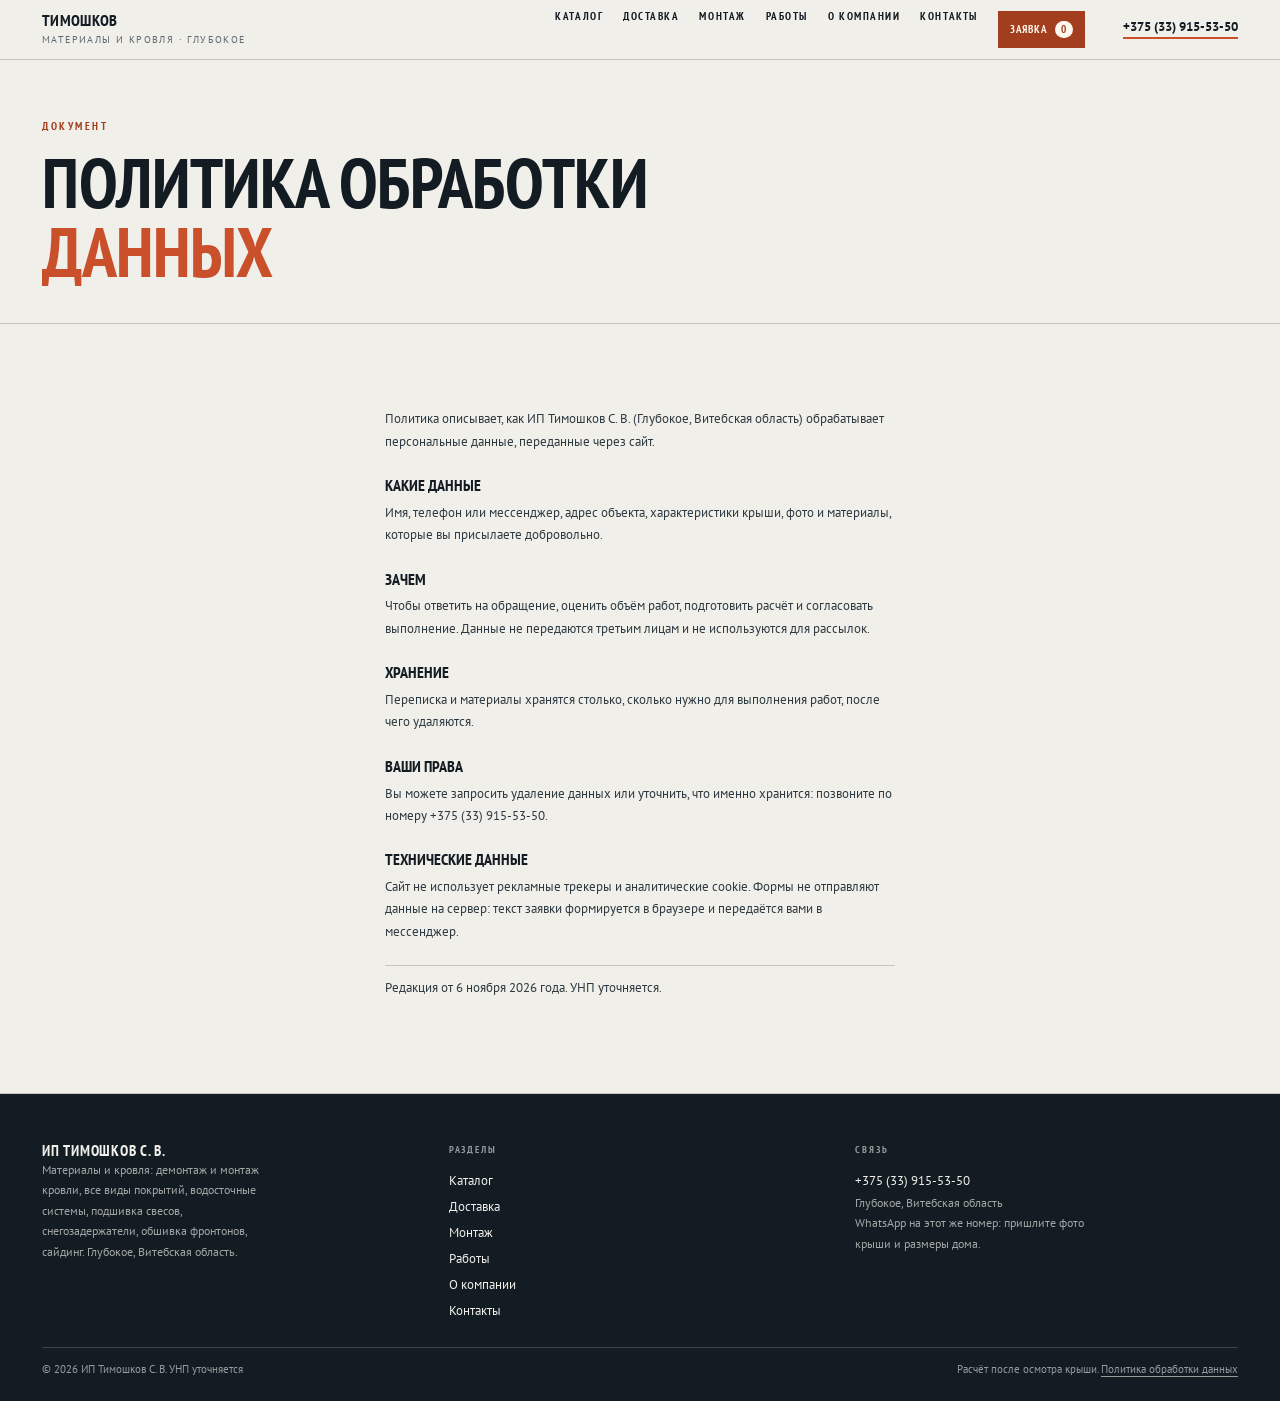
<file: politika.html>
<!doctype html>
<html lang="ru">
<head>
<meta charset="utf-8">
<meta name="viewport" content="width=device-width, initial-scale=1">
<title>Политика обработки персональных данных | ИП Тимошков</title>
<meta name="description" content="Как обрабатываются данные, переданные через сайт: цели, хранение, права.">
<link rel="canonical" href="https://romjjjke.github.io/timoshkov/politika.html">
<meta property="og:type" content="website">
<meta property="og:title" content="Политика обработки персональных данных | ИП Тимошков">
<meta property="og:description" content="Как обрабатываются данные, переданные через сайт: цели, хранение, права.">
<meta property="og:locale" content="ru_BY">
<meta property="og:url" content="https://romjjjke.github.io/timoshkov/politika.html">
<meta name="theme-color" content="#131C23">
<link rel="icon" href="favicon.svg" type="image/svg+xml">
<link rel="preconnect" href="https://fonts.googleapis.com">
<link rel="preconnect" href="https://fonts.gstatic.com" crossorigin>
<link href="https://fonts.googleapis.com/css2?family=PT+Sans+Narrow:wght@400;700&family=PT+Sans:ital,wght@0,400;0,700;1,400&display=swap" rel="stylesheet">
<style>[hidden]{display:none!important}
*{box-sizing:border-box}
html{-webkit-text-size-adjust:100%;scroll-behavior:smooth;overflow-x:hidden}
body{margin:0;background:#F0EFE9;color:#131C23;font:400 16.5px/1.6 "PT Sans",Arial,sans-serif;-webkit-font-smoothing:antialiased;overflow-x:hidden}
img{display:block;max-width:100%;height:auto}
a{color:inherit;text-decoration:none}
h1,h2,h3,p,ul,ol,figure,dl,dd,table,fieldset{margin:0}
ul,ol{padding:0;list-style:none}
fieldset{border:0;padding:0}
button{font:inherit}
.head{position:sticky;top:0;z-index:60;background:#F0EFE9;border-bottom:1px solid rgba(19,28,35,.2)}
.head__row{display:flex;align-items:center;gap:18px;padding:11px clamp(15px,3.4vw,42px)}
.brand{font:700 16px/1 "PT Sans Narrow",sans-serif;letter-spacing:.02em;text-transform:uppercase}
.brand small{display:block;font:400 10px/1.6 "PT Sans",sans-serif;letter-spacing:.14em;text-transform:uppercase;color:#5E6A70;margin-top:4px}
.nav{display:flex;gap:20px;margin-left:auto;font:700 11px/1 "PT Sans Narrow",sans-serif;letter-spacing:.14em;text-transform:uppercase}
.head__tel{margin-left:20px;font:700 13px/1 "PT Sans",sans-serif;border-bottom:2px solid #C9502B;padding-bottom:4px;white-space:nowrap}
.burger{display:none;width:44px;height:38px;margin-left:auto;border:1px solid #131C23;background:transparent;cursor:pointer;padding:9px}
.burger span{display:block;height:2px;background:#131C23;margin:4px 0}
.btn{display:inline-flex;align-items:center;justify-content:center;gap:8px;padding:13px 22px;border:2px solid #131C23;background:transparent;color:#131C23;font:700 11px/1 "PT Sans Narrow",sans-serif;letter-spacing:.16em;text-transform:uppercase;cursor:pointer;transition:.18s}
.btn--solid{background:#C9502B;border-color:#C9502B;color:#F7F4EC}
.wrap{padding-inline:clamp(15px,3.4vw,42px);max-width:1560px;margin:0 auto}
.drawer{position:fixed;inset:0;z-index:90;background:#131C23;color:#F0EFE9;overflow-y:auto;overscroll-behavior:contain}
.drawer__inner{padding:clamp(56px,9vw,80px) clamp(18px,5vw,52px) clamp(26px,5vw,44px);display:flex;flex-direction:column;gap:24px;min-height:100%}
.drawer__close{position:fixed;top:12px;right:12px;width:46px;height:46px;border:1px solid rgba(240,239,233,.45);background:transparent;color:#F0EFE9;font-size:25px;line-height:1;cursor:pointer}
.drawer__nav{display:flex;flex-direction:column}
.drawer__nav a{font:700 clamp(1.5rem,1rem + 2.4vw,2.2rem)/1.1 "PT Sans Narrow",sans-serif;text-transform:uppercase;letter-spacing:.02em;padding:13px 0;border-bottom:1px solid rgba(240,239,233,.2)}
.drawer__meta{font-size:12.5px;line-height:1.8;color:rgba(240,239,233,.78);display:flex;flex-direction:column;gap:6px}
body.is-locked{overflow:hidden}
.foot{background:#131C23;color:#F0EFE9;padding:clamp(26px,4vw,48px) clamp(15px,3.4vw,42px) 22px}
.foot__grid{display:grid;grid-template-columns:repeat(3,minmax(0,1fr));gap:24px;max-width:1560px;margin:0 auto}
.foot__name{font:700 15px/1.2 "PT Sans Narrow",sans-serif;text-transform:uppercase;letter-spacing:.05em}
.foot__small{font-size:12px;line-height:1.7;color:rgba(240,239,233,.65);max-width:34ch}
.foot__h{font:700 9.5px/1.7 "PT Sans Narrow",sans-serif;letter-spacing:.2em;text-transform:uppercase;color:rgba(240,239,233,.6);margin-bottom:9px}
.foot__col a{display:block;font-size:12.5px;padding:3px 0}
.foot__bottom{display:flex;flex-wrap:wrap;gap:12px;justify-content:space-between;margin-top:24px;padding-top:13px;border-top:1px solid rgba(240,239,233,.2);font-size:10.5px;line-height:1.7;color:rgba(240,239,233,.6);max-width:1560px;margin-inline:auto}
@media (max-width:1180px){.nav{display:none}.burger{display:block}}
@media (max-width:1024px){.foot__grid{grid-template-columns:1fr 1fr}}
@media (max-width:640px){.head__tel{display:none}.foot__grid{grid-template-columns:1fr}}
</style>
<link rel="stylesheet" href="assets/css/style.v2.css">
<script type="application/ld+json">{"@context": "https://schema.org", "@type": "RoofingContractor", "name": "ИП Тимошков Сергей Викторович", "description": "Материалы для кровли и фасада: металлочерепица, профнастил, доборные элементы, сайдинг, утеплитель, ламинат, водосточные системы, подшивка свесов, снегозадержатели, обшивка фронтонов, сайдинг.", "telephone": "+375339155350", "address": {"@type": "PostalAddress", "addressLocality": "Глубокое", "addressRegion": "Витебская область", "addressCountry": "BY"}, "areaServed": {"@type": "AdministrativeArea", "name": "Витебская область"}, "url": "https://romjjjke.github.io/timoshkov/"}</script>
</head>
<body>
<header class="head">
  <div class="head__row">
    <a class="brand" href="index.html">Тимошков<small>Материалы и кровля · Глубокое</small></a>
    <nav class="nav" aria-label="Разделы"><a href="katalog.html">Каталог</a><a href="dostavka.html">Доставка</a><a href="montazh.html">Монтаж</a><a href="raboty.html">Работы</a><a href="o-kompanii.html">О компании</a><a href="kontakty.html">Контакты</a><button class="cartbtn" type="button" data-cart-open aria-label="Открыть заявку">Заявка <b data-cart-count>0</b></button></nav>
    <a class="head__tel" href="tel:+375339155350">+375 (33) 915-53-50</a>
    <button class="burger" id="burger" type="button" aria-expanded="false" aria-controls="drawer" aria-label="Меню"><span></span><span></span><span></span></button>
  </div>
</header>

<section class="phead">
  <div class="wrap">
    <p class="eyebrow">Документ</p>
    <h1 class="h1">Политика обработки<br><em>данных</em></h1>
  </div>
</section>
<section class="textpage">
  <div class="wrap textpage__in">
    <p>Политика описывает, как ИП Тимошков С. В. (Глубокое, Витебская область) обрабатывает персональные данные, переданные через сайт.</p>
    <h2>Какие данные</h2>
    <p>Имя, телефон или мессенджер, адрес объекта, характеристики крыши, фото и материалы, которые вы присылаете добровольно.</p>
    <h2>Зачем</h2>
    <p>Чтобы ответить на обращение, оценить объём работ, подготовить расчёт и согласовать выполнение. Данные не передаются третьим лицам и не используются для рассылок.</p>
    <h2>Хранение</h2>
    <p>Переписка и материалы хранятся столько, сколько нужно для выполнения работ, после чего удаляются.</p>
    <h2>Ваши права</h2>
    <p>Вы можете запросить удаление данных или уточнить, что именно хранится: позвоните по номеру +375 (33) 915-53-50.</p>
    <h2>Технические данные</h2>
    <p>Сайт не использует рекламные трекеры и аналитические cookie. Формы не отправляют данные на сервер: текст заявки формируется в браузере и передаётся вами в мессенджер.</p>
    <p class="textpage__date">Редакция от 6 ноября 2026 года. УНП уточняется.</p>
  </div>
</section>
</main>
<footer class="foot">
  <div class="foot__grid">
    <div class="foot__col">
      <p class="foot__name">ИП Тимошков С. В.</p>
      <p class="foot__small">Материалы и кровля: демонтаж и монтаж кровли, все виды покрытий, водосточные системы, подшивка свесов, снегозадержатели, обшивка фронтонов, сайдинг. Глубокое, Витебская область.</p>
    </div>
    <div class="foot__col">
      <p class="foot__h">Разделы</p>
      <a href="katalog.html">Каталог</a><a href="dostavka.html">Доставка</a><a href="montazh.html">Монтаж</a><a href="raboty.html">Работы</a><a href="o-kompanii.html">О компании</a><a href="kontakty.html">Контакты</a>
    </div>
    <div class="foot__col">
      <p class="foot__h">Связь</p>
      <a href="tel:+375339155350">+375 (33) 915-53-50</a>
      <p class="foot__small">Глубокое, Витебская область</p>
      <p class="foot__small">WhatsApp на этот же номер: пришлите фото крыши и размеры дома.</p>
    </div>
  </div>
  <div class="foot__bottom">
    <p>© <span id="year">2026</span> ИП Тимошков С. В. УНП уточняется</p>
    <p>Расчёт после осмотра крыши. <a href="politika.html">Политика обработки данных</a></p>
  </div>
</footer>
<div class="drawer" id="drawer" hidden>
  <div class="drawer__inner">
    <button class="drawer__close" type="button" id="drawer-close" aria-label="Закрыть меню">×</button>
    <nav class="drawer__nav" aria-label="Мобильная навигация"><a href="katalog.html">Каталог</a><a href="dostavka.html">Доставка</a><a href="montazh.html">Монтаж</a><a href="raboty.html">Работы</a><a href="o-kompanii.html">О компании</a><a href="kontakty.html">Контакты</a></nav>
    <div class="drawer__meta">
      <a href="tel:+375339155350">+375 (33) 915-53-50</a>
      <p>Глубокое, Витебская область</p>
      <p>Демонтаж, монтаж, водосток, свесы, снегозадержатели, сайдинг</p>
    </div>
  </div>
</div>
<div class="cart" id="cart" hidden><div class="cart__back" data-cart-close></div><aside class="cart__in" role="dialog" aria-modal="true" aria-label="Заявка"><header class="cart__h"><b>Заявка</b><button class="cart__x" type="button" data-cart-close aria-label="Закрыть">×</button></header><ul class="cart__list" data-cart-list></ul><p class="cart__empty" data-cart-empty>Пока пусто. Добавьте материалы из каталога.</p><footer class="cart__f"><a class="btn btn--primary" data-cart-send href="__WA__">Отправить в WhatsApp</a><button class="btn btn--ghost" type="button" data-cart-clear>Очистить</button><p class="cart__note">Цену и наличие подтвердим в ответ: партии меняются.</p></footer></aside></div><script src="assets/js/main.v2.js" defer></script>
</body>
</html>
</file>
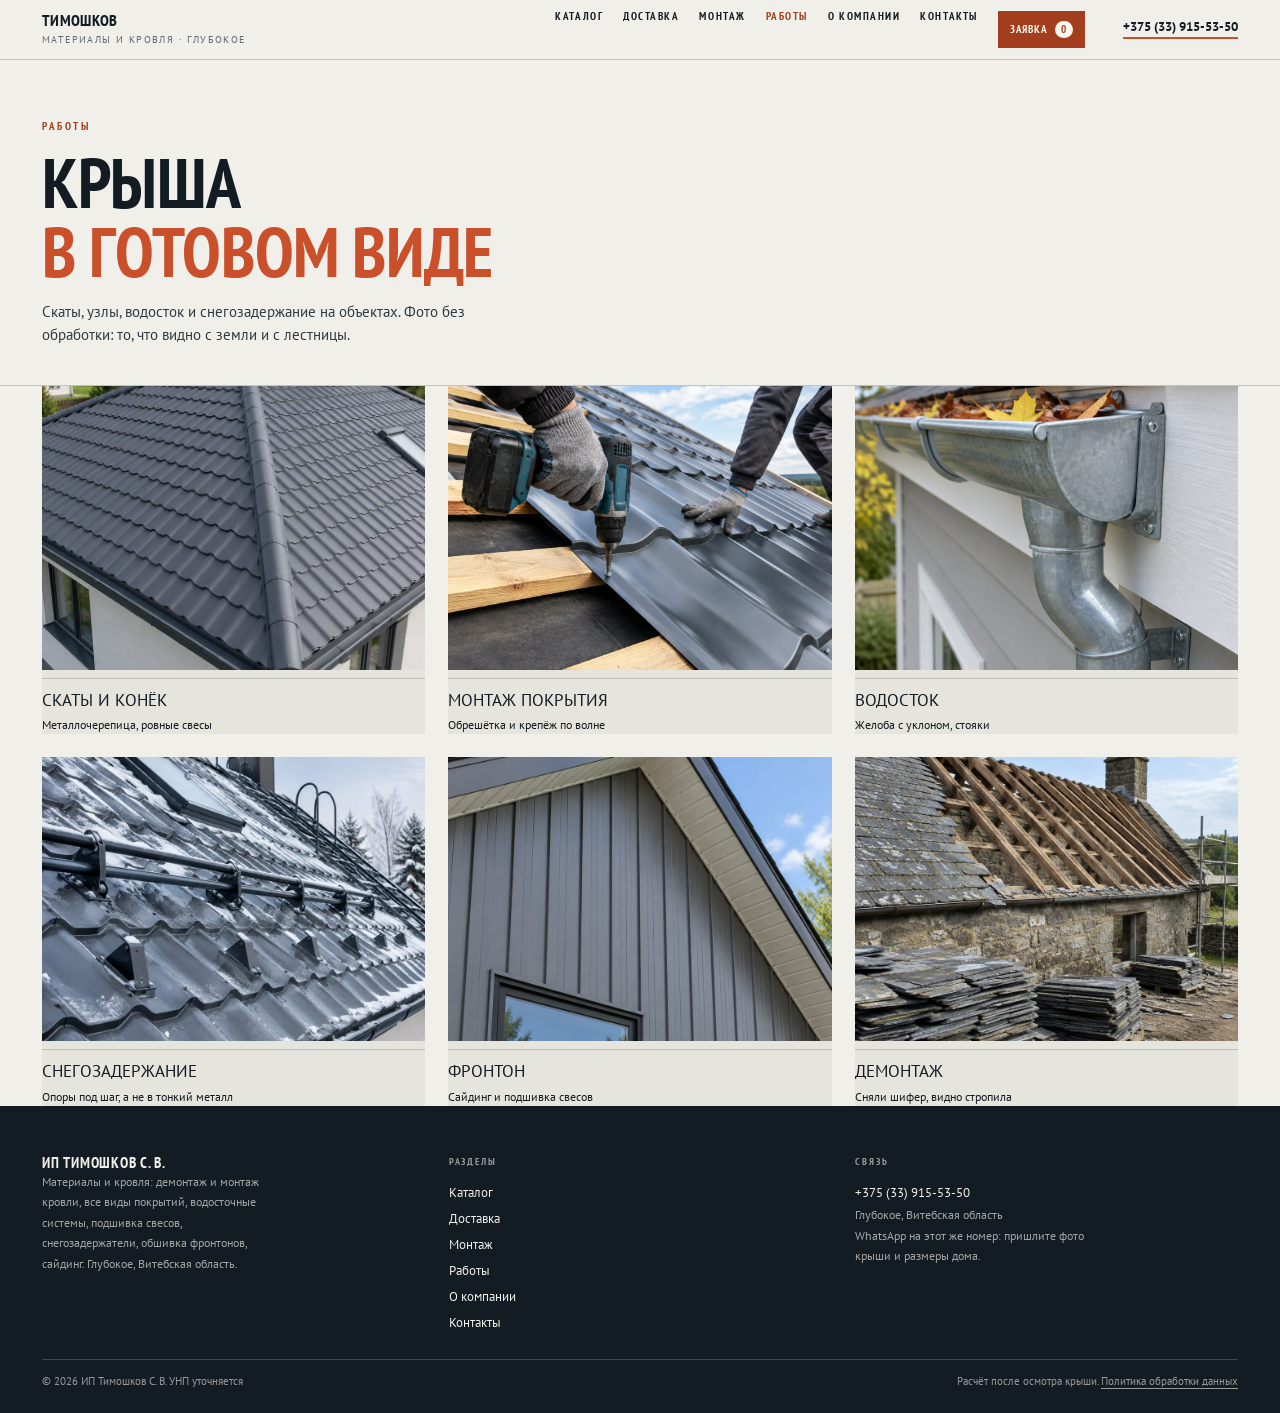
<file: raboty.html>
<!doctype html>
<html lang="ru">
<head>
<meta charset="utf-8">
<meta name="viewport" content="width=device-width, initial-scale=1">
<title>Работы: скаты, узлы, водосток | ИП Тимошков, Глубокое</title>
<meta name="description" content="Фотографии объектов: скаты, монтаж, водосток, снегозадержатели, фронтоны, демонтаж.">
<link rel="canonical" href="https://romjjjke.github.io/timoshkov/raboty.html">
<meta property="og:type" content="website">
<meta property="og:title" content="Работы: скаты, узлы, водосток | ИП Тимошков, Глубокое">
<meta property="og:description" content="Фотографии объектов: скаты, монтаж, водосток, снегозадержатели, фронтоны, демонтаж.">
<meta property="og:locale" content="ru_BY">
<meta property="og:url" content="https://romjjjke.github.io/timoshkov/raboty.html">
<meta name="theme-color" content="#131C23">
<link rel="icon" href="favicon.svg" type="image/svg+xml">
<link rel="preconnect" href="https://fonts.googleapis.com">
<link rel="preconnect" href="https://fonts.gstatic.com" crossorigin>
<link href="https://fonts.googleapis.com/css2?family=PT+Sans+Narrow:wght@400;700&family=PT+Sans:ital,wght@0,400;0,700;1,400&display=swap" rel="stylesheet">
<style>[hidden]{display:none!important}
*{box-sizing:border-box}
html{-webkit-text-size-adjust:100%;scroll-behavior:smooth;overflow-x:hidden}
body{margin:0;background:#F0EFE9;color:#131C23;font:400 16.5px/1.6 "PT Sans",Arial,sans-serif;-webkit-font-smoothing:antialiased;overflow-x:hidden}
img{display:block;max-width:100%;height:auto}
a{color:inherit;text-decoration:none}
h1,h2,h3,p,ul,ol,figure,dl,dd,table,fieldset{margin:0}
ul,ol{padding:0;list-style:none}
fieldset{border:0;padding:0}
button{font:inherit}
.head{position:sticky;top:0;z-index:60;background:#F0EFE9;border-bottom:1px solid rgba(19,28,35,.2)}
.head__row{display:flex;align-items:center;gap:18px;padding:11px clamp(15px,3.4vw,42px)}
.brand{font:700 16px/1 "PT Sans Narrow",sans-serif;letter-spacing:.02em;text-transform:uppercase}
.brand small{display:block;font:400 10px/1.6 "PT Sans",sans-serif;letter-spacing:.14em;text-transform:uppercase;color:#5E6A70;margin-top:4px}
.nav{display:flex;gap:20px;margin-left:auto;font:700 11px/1 "PT Sans Narrow",sans-serif;letter-spacing:.14em;text-transform:uppercase}
.head__tel{margin-left:20px;font:700 13px/1 "PT Sans",sans-serif;border-bottom:2px solid #C9502B;padding-bottom:4px;white-space:nowrap}
.burger{display:none;width:44px;height:38px;margin-left:auto;border:1px solid #131C23;background:transparent;cursor:pointer;padding:9px}
.burger span{display:block;height:2px;background:#131C23;margin:4px 0}
.btn{display:inline-flex;align-items:center;justify-content:center;gap:8px;padding:13px 22px;border:2px solid #131C23;background:transparent;color:#131C23;font:700 11px/1 "PT Sans Narrow",sans-serif;letter-spacing:.16em;text-transform:uppercase;cursor:pointer;transition:.18s}
.btn--solid{background:#C9502B;border-color:#C9502B;color:#F7F4EC}
.wrap{padding-inline:clamp(15px,3.4vw,42px);max-width:1560px;margin:0 auto}
.drawer{position:fixed;inset:0;z-index:90;background:#131C23;color:#F0EFE9;overflow-y:auto;overscroll-behavior:contain}
.drawer__inner{padding:clamp(56px,9vw,80px) clamp(18px,5vw,52px) clamp(26px,5vw,44px);display:flex;flex-direction:column;gap:24px;min-height:100%}
.drawer__close{position:fixed;top:12px;right:12px;width:46px;height:46px;border:1px solid rgba(240,239,233,.45);background:transparent;color:#F0EFE9;font-size:25px;line-height:1;cursor:pointer}
.drawer__nav{display:flex;flex-direction:column}
.drawer__nav a{font:700 clamp(1.5rem,1rem + 2.4vw,2.2rem)/1.1 "PT Sans Narrow",sans-serif;text-transform:uppercase;letter-spacing:.02em;padding:13px 0;border-bottom:1px solid rgba(240,239,233,.2)}
.drawer__meta{font-size:12.5px;line-height:1.8;color:rgba(240,239,233,.78);display:flex;flex-direction:column;gap:6px}
body.is-locked{overflow:hidden}
.foot{background:#131C23;color:#F0EFE9;padding:clamp(26px,4vw,48px) clamp(15px,3.4vw,42px) 22px}
.foot__grid{display:grid;grid-template-columns:repeat(3,minmax(0,1fr));gap:24px;max-width:1560px;margin:0 auto}
.foot__name{font:700 15px/1.2 "PT Sans Narrow",sans-serif;text-transform:uppercase;letter-spacing:.05em}
.foot__small{font-size:12px;line-height:1.7;color:rgba(240,239,233,.65);max-width:34ch}
.foot__h{font:700 9.5px/1.7 "PT Sans Narrow",sans-serif;letter-spacing:.2em;text-transform:uppercase;color:rgba(240,239,233,.6);margin-bottom:9px}
.foot__col a{display:block;font-size:12.5px;padding:3px 0}
.foot__bottom{display:flex;flex-wrap:wrap;gap:12px;justify-content:space-between;margin-top:24px;padding-top:13px;border-top:1px solid rgba(240,239,233,.2);font-size:10.5px;line-height:1.7;color:rgba(240,239,233,.6);max-width:1560px;margin-inline:auto}
@media (max-width:1180px){.nav{display:none}.burger{display:block}}
@media (max-width:1024px){.foot__grid{grid-template-columns:1fr 1fr}}
@media (max-width:640px){.head__tel{display:none}.foot__grid{grid-template-columns:1fr}}
</style>
<link rel="stylesheet" href="assets/css/style.v2.css">
<script type="application/ld+json">{"@context": "https://schema.org", "@type": "RoofingContractor", "name": "ИП Тимошков Сергей Викторович", "description": "Материалы для кровли и фасада: металлочерепица, профнастил, доборные элементы, сайдинг, утеплитель, ламинат, водосточные системы, подшивка свесов, снегозадержатели, обшивка фронтонов, сайдинг.", "telephone": "+375339155350", "address": {"@type": "PostalAddress", "addressLocality": "Глубокое", "addressRegion": "Витебская область", "addressCountry": "BY"}, "areaServed": {"@type": "AdministrativeArea", "name": "Витебская область"}, "url": "https://romjjjke.github.io/timoshkov/"}</script>
</head>
<body>
<header class="head">
  <div class="head__row">
    <a class="brand" href="index.html">Тимошков<small>Материалы и кровля · Глубокое</small></a>
    <nav class="nav" aria-label="Разделы"><a href="katalog.html">Каталог</a><a href="dostavka.html">Доставка</a><a href="montazh.html">Монтаж</a><a href="raboty.html" aria-current="page">Работы</a><a href="o-kompanii.html">О компании</a><a href="kontakty.html">Контакты</a><button class="cartbtn" type="button" data-cart-open aria-label="Открыть заявку">Заявка <b data-cart-count>0</b></button></nav>
    <a class="head__tel" href="tel:+375339155350">+375 (33) 915-53-50</a>
    <button class="burger" id="burger" type="button" aria-expanded="false" aria-controls="drawer" aria-label="Меню"><span></span><span></span><span></span></button>
  </div>
</header>

<section class="phead">
  <div class="wrap"><p class="eyebrow">Работы</p><h1 class="h1">Крыша<br><em>в готовом виде</em></h1>
  <p class="lead phead__lead">Скаты, узлы, водосток и снегозадержание на объектах. Фото без обработки: то, что видно с земли и с лестницы.</p></div>
</section>
<section class="gallery">
  <div class="wrap gallery__grid"><figure class="shot"><img src="assets/img/roof.jpg" alt="Скаты и конёк" loading="lazy" width="940" height="696"><figcaption><b>Скаты и конёк</b><span>Металлочерепица, ровные свесы</span></figcaption></figure><figure class="shot"><img src="assets/img/install.jpg" alt="Монтаж покрытия" loading="lazy" width="940" height="696"><figcaption><b>Монтаж покрытия</b><span>Обрешётка и крепёж по волне</span></figcaption></figure><figure class="shot"><img src="assets/img/gutter.jpg" alt="Водосток" loading="lazy" width="940" height="696"><figcaption><b>Водосток</b><span>Желоба с уклоном, стояки</span></figcaption></figure><figure class="shot"><img src="assets/img/snow.jpg" alt="Снегозадержание" loading="lazy" width="940" height="696"><figcaption><b>Снегозадержание</b><span>Опоры под шаг, а не в тонкий металл</span></figcaption></figure><figure class="shot"><img src="assets/img/gable.jpg" alt="Фронтон" loading="lazy" width="940" height="696"><figcaption><b>Фронтон</b><span>Сайдинг и подшивка свесов</span></figcaption></figure><figure class="shot"><img src="assets/img/demolish.jpg" alt="Демонтаж" loading="lazy" width="940" height="696"><figcaption><b>Демонтаж</b><span>Сняли шифер, видно стропила</span></figcaption></figure></div>
</section>
</main>
<footer class="foot">
  <div class="foot__grid">
    <div class="foot__col">
      <p class="foot__name">ИП Тимошков С. В.</p>
      <p class="foot__small">Материалы и кровля: демонтаж и монтаж кровли, все виды покрытий, водосточные системы, подшивка свесов, снегозадержатели, обшивка фронтонов, сайдинг. Глубокое, Витебская область.</p>
    </div>
    <div class="foot__col">
      <p class="foot__h">Разделы</p>
      <a href="katalog.html">Каталог</a><a href="dostavka.html">Доставка</a><a href="montazh.html">Монтаж</a><a href="raboty.html">Работы</a><a href="o-kompanii.html">О компании</a><a href="kontakty.html">Контакты</a>
    </div>
    <div class="foot__col">
      <p class="foot__h">Связь</p>
      <a href="tel:+375339155350">+375 (33) 915-53-50</a>
      <p class="foot__small">Глубокое, Витебская область</p>
      <p class="foot__small">WhatsApp на этот же номер: пришлите фото крыши и размеры дома.</p>
    </div>
  </div>
  <div class="foot__bottom">
    <p>© <span id="year">2026</span> ИП Тимошков С. В. УНП уточняется</p>
    <p>Расчёт после осмотра крыши. <a href="politika.html">Политика обработки данных</a></p>
  </div>
</footer>
<div class="drawer" id="drawer" hidden>
  <div class="drawer__inner">
    <button class="drawer__close" type="button" id="drawer-close" aria-label="Закрыть меню">×</button>
    <nav class="drawer__nav" aria-label="Мобильная навигация"><a href="katalog.html">Каталог</a><a href="dostavka.html">Доставка</a><a href="montazh.html">Монтаж</a><a href="raboty.html">Работы</a><a href="o-kompanii.html">О компании</a><a href="kontakty.html">Контакты</a></nav>
    <div class="drawer__meta">
      <a href="tel:+375339155350">+375 (33) 915-53-50</a>
      <p>Глубокое, Витебская область</p>
      <p>Демонтаж, монтаж, водосток, свесы, снегозадержатели, сайдинг</p>
    </div>
  </div>
</div>
<div class="cart" id="cart" hidden><div class="cart__back" data-cart-close></div><aside class="cart__in" role="dialog" aria-modal="true" aria-label="Заявка"><header class="cart__h"><b>Заявка</b><button class="cart__x" type="button" data-cart-close aria-label="Закрыть">×</button></header><ul class="cart__list" data-cart-list></ul><p class="cart__empty" data-cart-empty>Пока пусто. Добавьте материалы из каталога.</p><footer class="cart__f"><a class="btn btn--primary" data-cart-send href="__WA__">Отправить в WhatsApp</a><button class="btn btn--ghost" type="button" data-cart-clear>Очистить</button><p class="cart__note">Цену и наличие подтвердим в ответ: партии меняются.</p></footer></aside></div><script src="assets/js/main.v2.js" defer></script>
</body>
</html>
</file>
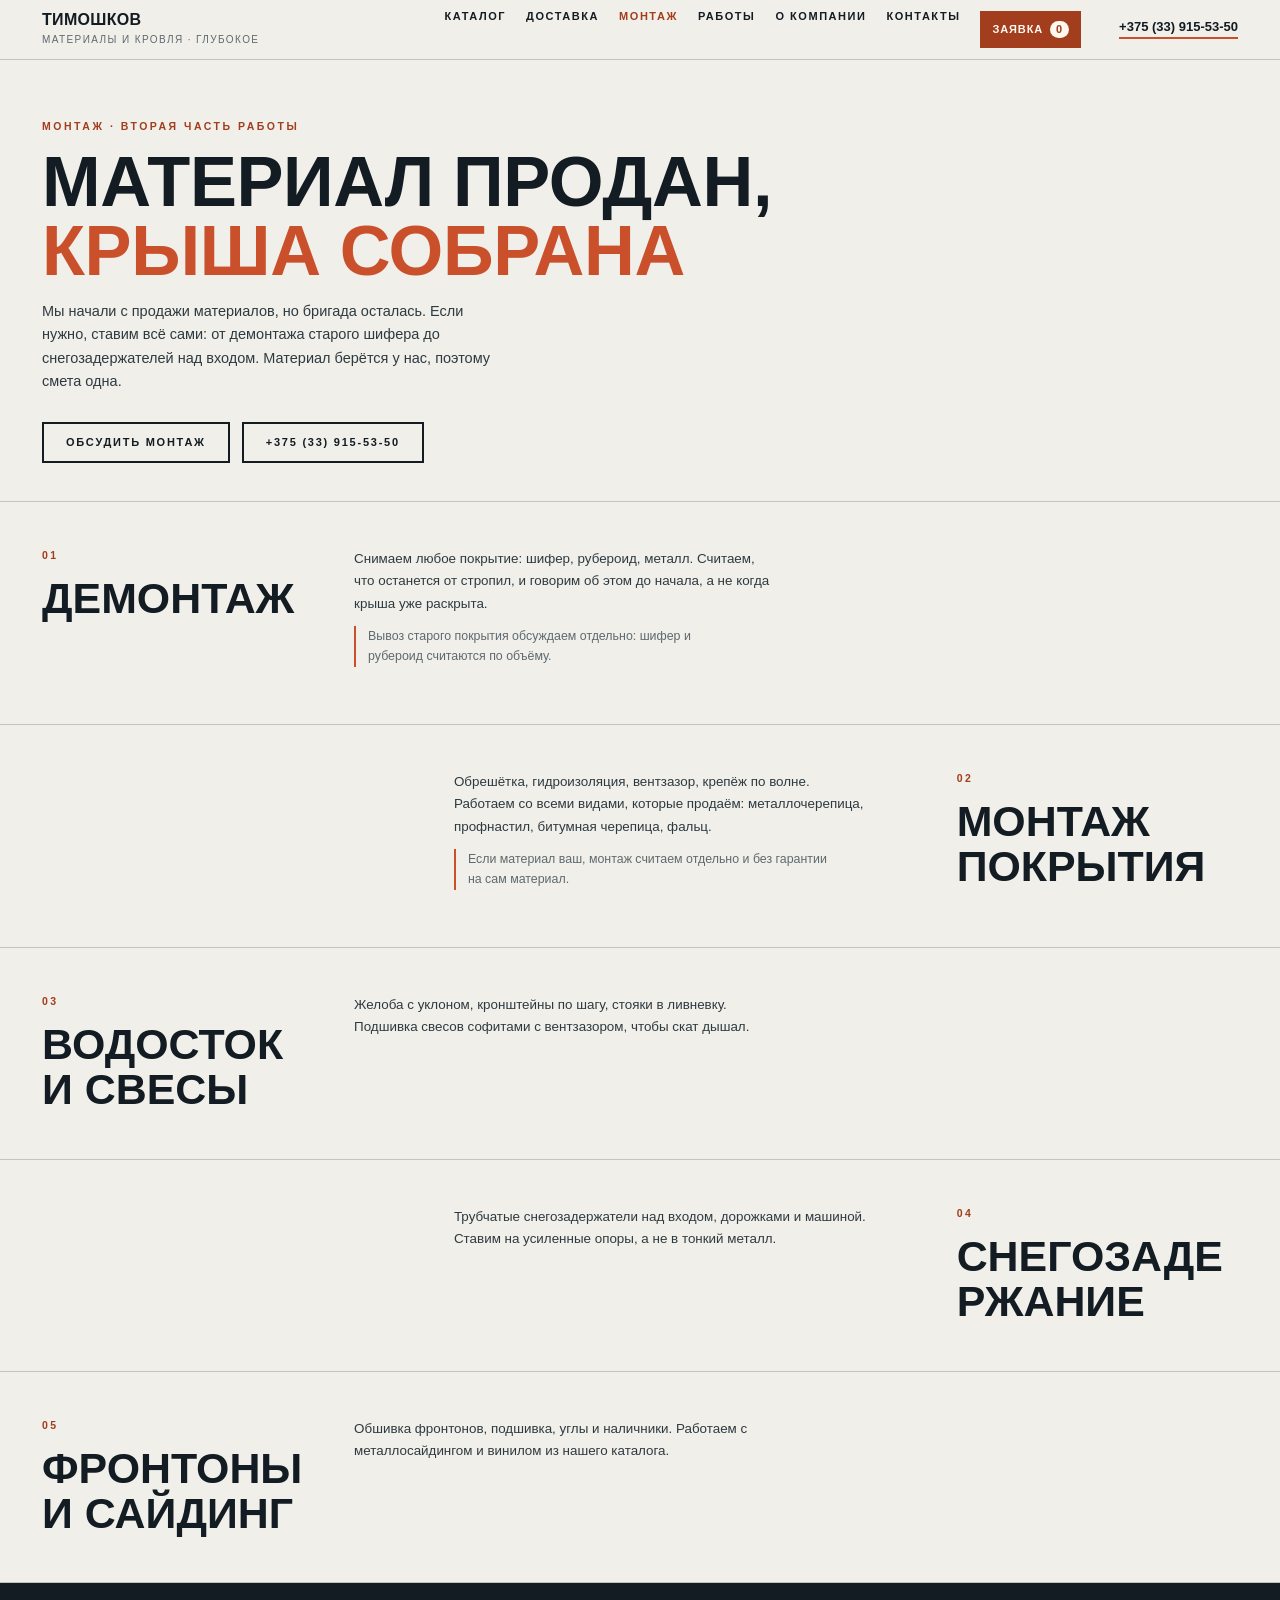
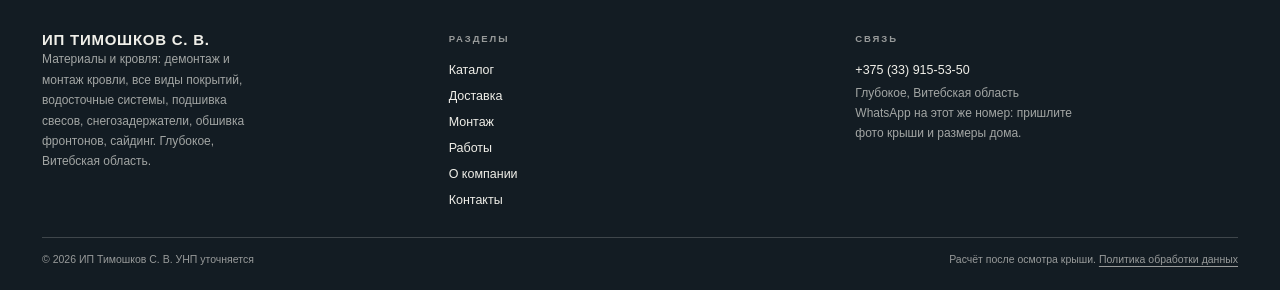
<file: uslugi.html>
<!doctype html><html lang="ru"><head><meta charset="utf-8">
<title>Страница переехала | ИП Тимошков</title>
<meta name="robots" content="noindex"><meta http-equiv="refresh" content="0; url=montazh.html">
<link rel="canonical" href="https://romjjjke.github.io/timoshkov/montazh.html"><style>body{font:16px/1.6 system-ui,sans-serif;padding:48px;max-width:44rem;margin:0 auto;color:#1C1A17}a{color:#B23F1E}</style>
</head><body><p>Страница переехала: <a href="montazh.html">Монтаж кровли</a></p></body></html>
</file>
<file: assets/css/style.v2.css>
/* ИП Тимошков · кровельные работы · Глубокое
   Приём: страница режется по скату. Слои кровли, реестр покрытий, диагностика. */

:root{
  --paper:#F0EFE9;
  --paper-2:#E6E5DD;
  --mist:#DCDFD9;
  --slate:#131C23;
  --slate-2:#1D2A33;
  --roof:#C9502B;
  --roof-d:#A23D1E;
  --roof-cta:#B23F1E;
  --zinc:#5E6A70;
  --zinc-l:#7E8B90;
  --line:rgba(19,28,35,.2);
  --line-soft:rgba(19,28,35,.11);
  --cond:"PT Sans Narrow",Arial Narrow,sans-serif;
  --text:"PT Sans",Arial,sans-serif;
  --pad:clamp(15px,3.4vw,42px);
  --sect:clamp(44px,6.6vw,106px);
}

html{scroll-behavior:smooth}
::selection{background:var(--roof);color:#F7F4EC}

.eyebrow{font:700 10.5px/1.5 var(--cond);letter-spacing:.24em;text-transform:uppercase;color:var(--roof-d);margin-bottom:12px}
.eyebrow--inv{color:#E79A7B}
.h1{font:700 clamp(2rem,1rem + 4.4vw,4.4rem)/.98 var(--cond);text-transform:uppercase;letter-spacing:-.005em;max-width:24ch;overflow-wrap:break-word}
.h1 em{font-style:normal;color:var(--roof)}
.h2{font:700 clamp(1.5rem,1rem + 2.1vw,2.7rem)/1.06 var(--cond);text-transform:uppercase;max-width:28ch;overflow-wrap:break-word}
.h2--inv{color:var(--paper)}
.nav a:hover,.nav a[aria-current='page']{color:var(--roof-d)}
.head__tel:hover{color:var(--roof-d)}

/* ---------- герой ---------- */
.hero{position:relative;display:grid;grid-template-columns:minmax(0,1.18fr) minmax(0,.82fr);border-bottom:1px solid var(--line)}
.hero__body{padding:clamp(24px,3.4vw,52px) var(--pad) clamp(22px,3vw,40px);display:flex;flex-direction:column;gap:clamp(14px,2vw,22px)}
.hero__h1{display:flex;flex-direction:column;font:700 clamp(3rem,1rem + 8.4vw,9rem)/.84 var(--cond);text-transform:uppercase;letter-spacing:-.015em}
.hero__h1 span{display:block}
.hero__h1-b{color:var(--roof);padding-left:.08em}
.hero__lead{font-size:15px;line-height:1.62;color:#2E3A41;max-width:48ch}
.hero__actions{display:flex;flex-wrap:wrap;gap:8px}
.hero__facts{display:grid;grid-template-columns:repeat(3,minmax(0,1fr));gap:12px;border-top:2px solid var(--slate);padding-top:11px;margin-top:auto}
.hero__facts dt{font:700 9px/1.6 var(--cond);letter-spacing:.2em;text-transform:uppercase;color:var(--zinc)}
.hero__facts dd{font:700 clamp(.9rem,.8rem + .5vw,1.15rem)/1.24 var(--cond);text-transform:uppercase;margin-top:4px}
.hero__media{margin:0;position:relative;overflow:hidden;background:var(--slate)}
.hero__media img{width:100%;height:100%;object-fit:cover;min-height:clamp(280px,54vh,780px);clip-path:polygon(15% 0,100% 0,100% 100%,0 100%)}

/* ---------- строки услуг ---------- */
.rows{padding:var(--sect) 0;border-bottom:1px solid var(--line)}
.sec-head{display:grid;grid-template-columns:minmax(0,1.02fr) minmax(0,.98fr);gap:clamp(12px,3vw,40px);align-items:end;margin-bottom:clamp(18px,2.4vw,30px)}
.sec-head__note{font-size:13px;line-height:1.62;color:var(--zinc);max-width:52ch}
.sec-head__note--inv{color:rgba(240,239,233,.72)}
.rows__list{border-top:2px solid var(--slate)}
.rows__list li{display:grid;grid-template-columns:56px minmax(0,.85fr) minmax(0,1.5fr);gap:6px clamp(10px,2vw,28px);align-items:baseline;padding:14px 0;border-bottom:1px solid var(--line-soft);transition:background .18s}
.rows__list li:hover{background:rgba(201,80,43,.06)}
.rows__n{font:700 12px/1.6 var(--cond);letter-spacing:.14em;color:var(--roof)}
.rows__list b{font:700 19px/1.2 var(--cond);text-transform:uppercase;letter-spacing:.01em}
.rows__list p{font-size:13.2px;line-height:1.62;color:#2E3A41;max-width:62ch}

/* ---------- слои кровли ---------- */
.stack{background:var(--slate);color:var(--paper);padding:var(--sect) 0}
.stack__body{display:grid;grid-template-columns:minmax(0,1.55fr) minmax(0,.45fr);gap:clamp(16px,3vw,44px);align-items:start}
.stack__layers{display:flex;flex-direction:column;gap:2px}
.layer{
  display:grid;grid-template-columns:40px minmax(0,1fr);gap:2px 14px;
  padding:13px 14px;background:var(--slate-2);cursor:default;transition:background .18s,transform .18s;
}
.layer:nth-child(1){margin-right:0}
.layer:nth-child(2){margin-right:6%}
.layer:nth-child(3){margin-right:12%}
.layer:nth-child(4){margin-right:18%}
.layer:nth-child(5){margin-right:24%}
.layer:hover,.layer:focus-visible{background:var(--roof);outline:none}
.layer__n{font:700 11px/1.9 var(--cond);letter-spacing:.16em;color:#E79A7B;grid-row:span 2}
.layer:hover .layer__n,.layer:focus-visible .layer__n{color:#F7D9CC}
.layer__t{font:700 15.5px/1.25 var(--cond);text-transform:uppercase;letter-spacing:.02em}
.layer__d{font-size:12.4px;line-height:1.6;color:rgba(240,239,233,.74);max-width:64ch}
.layer:hover .layer__d,.layer:focus-visible .layer__d{color:rgba(247,244,236,.94)}
.stack__side{border-left:1px solid rgba(240,239,233,.22);padding-left:clamp(10px,1.6vw,20px)}
.stack__hint{font:700 9.5px/1.6 var(--cond);letter-spacing:.2em;text-transform:uppercase;color:#E79A7B;margin-top:16px}
.stack__hint:first-child{margin-top:0}
.stack__side p+p{margin-top:6px}
.stack__side p:not(.stack__hint){font-size:12.6px;line-height:1.62;color:rgba(240,239,233,.76)}

/* ---------- реестр покрытий ---------- */
.reg{padding:var(--sect) 0;border-bottom:1px solid var(--line)}
.reg__list{display:grid;grid-template-columns:repeat(3,minmax(0,1fr));border-top:2px solid var(--slate)}
.mat{padding:clamp(12px,1.8vw,20px) clamp(10px,1.6vw,18px);border-bottom:1px solid var(--line-soft);border-right:1px solid var(--line-soft);transition:background .18s}
.mat:nth-child(3n){border-right:0}
.mat:hover{background:var(--paper-2)}
.mat__t{font:700 17px/1.2 var(--cond);text-transform:uppercase}
.mat__where{font:700 9.5px/1.6 var(--cond);letter-spacing:.16em;text-transform:uppercase;color:var(--roof-d);margin:6px 0 8px}
.mat__note{font-size:12.8px;line-height:1.62;color:#2E3A41}

/* ---------- диагностика ---------- */
.diag{background:var(--mist);padding:var(--sect) 0;border-bottom:1px solid var(--line)}
.diag__grid{display:grid;grid-template-columns:minmax(0,.72fr) minmax(0,1.28fr);gap:clamp(18px,3.4vw,54px);align-items:start}
.diag__lead{font-size:13.5px;line-height:1.64;color:#2E3A41;margin-top:12px;max-width:42ch}
.diag__fine{font-size:11px;line-height:1.7;color:var(--zinc);margin-top:12px;max-width:40ch}
.check{border-top:2px solid var(--slate)}
.check__legend{font:700 9.5px/1.6 var(--cond);letter-spacing:.22em;text-transform:uppercase;color:var(--zinc);padding:10px 0 4px}
.sym{display:grid;grid-template-columns:22px minmax(0,1fr);gap:12px;padding:11px 0;border-bottom:1px solid var(--line-soft);cursor:pointer;align-items:start}
.sym input{position:absolute;opacity:0;width:0;height:0}
.sym__box{width:20px;height:20px;border:2px solid var(--slate);margin-top:2px;position:relative;transition:.16s;flex:0 0 auto}
.sym input:checked+.sym__box{background:var(--roof);border-color:var(--roof)}
.sym input:checked+.sym__box::after{content:'';position:absolute;left:5px;top:1px;width:6px;height:11px;border:2px solid #F7F4EC;border-top:0;border-left:0;transform:rotate(42deg)}
.sym input:focus-visible+.sym__box{outline:2px solid var(--roof);outline-offset:2px}
.sym__body b{display:block;font:700 15.5px/1.25 var(--cond);text-transform:uppercase;letter-spacing:.01em}
.sym__body i{display:block;font-style:normal;font-size:12.5px;line-height:1.58;color:#3B474D;margin-top:3px;max-width:58ch}
.sym input:checked~.sym__body b{color:var(--roof-d)}
.check__row{display:grid;grid-template-columns:1fr 1fr;gap:10px;margin-top:16px}
.check label,.form label{display:block;font:700 9px/1.8 var(--cond);letter-spacing:.2em;text-transform:uppercase;color:var(--zinc);margin:0 0 5px}
.check input,.form input,.form select,.form textarea{
  width:100%;background:#F5F4EE;border:1px solid var(--line);padding:10px 11px;
  font:400 14px/1.4 var(--text);color:var(--slate);transition:border-color .18s;
}
.check input:focus,.form input:focus,.form select:focus,.form textarea:focus{outline:none;border-color:var(--roof)}
.check__actions{display:flex;flex-wrap:wrap;align-items:center;gap:14px;margin-top:16px}
.check__count{font:700 10px/1.6 var(--cond);letter-spacing:.16em;text-transform:uppercase;color:var(--zinc)}
.check__warn{font-size:12px;color:var(--roof-d);margin-top:9px;font-weight:700}

/* ---------- CTA ---------- */
.cta{padding:clamp(34px,5vw,72px) 0 clamp(30px,4.4vw,60px);background:var(--roof-cta);color:#F7F4EC;clip-path:polygon(0 2.4vw,100% 0,100% 100%,0 100%);border-bottom:1px solid var(--slate)}
.cta__in{display:grid;grid-template-columns:minmax(0,1.1fr) auto;gap:clamp(16px,3vw,42px);align-items:center}
.cta__h{font:700 clamp(1.5rem,1rem + 2.4vw,2.9rem)/1.02 var(--cond);text-transform:uppercase;max-width:24ch}
.cta__text{font-size:13px;line-height:1.64;color:#FFF9F5;margin-top:11px;max-width:52ch}
.cta__actions{display:flex;flex-wrap:wrap;gap:8px}
.cta .btn{border-color:rgba(247,244,236,.92);color:#F7F4EC}
.cta .btn--solid{background:var(--slate);border-color:var(--slate)}
.cta .btn:hover{background:var(--slate);border-color:var(--slate);color:#F7F4EC}

/* ---------- заголовок страницы ---------- */
.phead{padding:clamp(30px,4.6vw,78px) 0 clamp(20px,3vw,40px);border-bottom:1px solid var(--line)}
.phead__lead{margin-top:15px;font-size:14.5px;line-height:1.62;color:#2E3A41;max-width:58ch}

/* ---------- услуга ---------- */
.one{padding:clamp(22px,3.6vw,52px) 0;border-bottom:1px solid var(--line)}
.one__grid{display:grid;grid-template-columns:minmax(0,.62fr) minmax(0,1.04fr) minmax(0,.84fr);gap:clamp(14px,2.4vw,36px);align-items:start}
.one__n{font:700 clamp(1.6rem,1rem + 2.2vw,2.8rem)/.9 var(--cond);color:var(--roof);letter-spacing:-.02em}
.one__side .h2{margin-top:6px}
.one__body p{font-size:13.4px;line-height:1.66;color:#2E3A41;margin-bottom:11px;max-width:56ch}
.one__note{font-size:12.4px !important;color:var(--zinc) !important;border-left:2px solid var(--roof);padding-left:12px}
.one__note b{color:var(--slate);font-weight:700}
.one__fig{margin:0;overflow:hidden}
.one__fig img{width:100%;height:clamp(180px,21vw,320px);object-fit:cover;transition:transform .5s}
.one:hover .one__fig img{transform:scale(1.03)}
.one--flip .one__grid{direction:rtl}
.one--flip .one__grid>*{direction:ltr}

/* ---------- объекты ---------- */
.tape{padding:clamp(18px,3vw,40px) 0;border-bottom:1px solid var(--line)}
.tape .wrap{display:grid;grid-template-columns:repeat(2,minmax(0,1fr));gap:clamp(12px,2.2vw,30px)}
.shot{margin:0;position:relative;overflow:hidden;background:var(--paper-2)}
.shot img{width:100%;height:clamp(200px,25vw,340px);object-fit:cover;transition:transform .6s}
.shot:hover img{transform:scale(1.04)}
.shot__n{
  position:absolute;top:0;left:0;background:var(--slate);color:var(--paper);
  font:700 11px/1 var(--cond);letter-spacing:.14em;padding:8px 10px;
}
.shot figcaption{padding:11px 0 0;display:grid;grid-template-columns:minmax(0,1fr);gap:3px}
.shot figcaption b{font:700 16px/1.2 var(--cond);text-transform:uppercase}
.shot figcaption p{font-size:12.4px;line-height:1.58;color:var(--zinc);max-width:46ch}

/* ---------- две колонки ---------- */
.duo{padding:var(--sect) 0;border-bottom:1px solid var(--line)}
.duo__grid{display:grid;grid-template-columns:minmax(0,1fr) minmax(0,1fr);gap:clamp(18px,3.4vw,52px);align-items:center}
.duo--flip .duo__grid{direction:rtl}
.duo--flip .duo__grid>*{direction:ltr}
.duo__copy p{font-size:13.4px;line-height:1.66;color:#2E3A41;margin-top:12px;max-width:52ch}
.duo__fig{margin:0;overflow:hidden}
.duo__fig img{width:100%;height:clamp(220px,27vw,400px);object-fit:cover}
.ul{margin-top:14px;display:grid;gap:9px}
.ul li{position:relative;padding-left:18px;font-size:13px;line-height:1.6;color:#2E3A41;max-width:52ch}
.ul li::before{content:'';position:absolute;left:0;top:6px;width:8px;height:8px;background:var(--roof)}
.steps{margin-top:16px;border-top:2px solid var(--slate);counter-reset:s}
.steps li{display:grid;grid-template-columns:34px minmax(0,1fr);gap:3px 12px;padding:11px 0;border-bottom:1px solid var(--line-soft)}
.steps span{font:700 12px/1.8 var(--cond);color:var(--roof);letter-spacing:.1em}
.steps b{font:700 15px/1.25 var(--cond);text-transform:uppercase}
.steps p{font-size:12.5px;line-height:1.58;color:var(--zinc);grid-column:2}

/* ---------- вопросы ---------- */
.faq{padding:var(--sect) 0;border-bottom:1px solid var(--line)}
.faq__grid{display:grid;grid-template-columns:minmax(0,.7fr) minmax(0,1.3fr);gap:clamp(14px,3.2vw,48px);align-items:start}
.qa{border-top:2px solid var(--slate)}
.qa div{padding:12px 0;border-bottom:1px solid var(--line-soft)}
.qa dt{font:700 16px/1.22 var(--cond);text-transform:uppercase;margin-bottom:5px}
.qa dd{font-size:13px;line-height:1.62;color:#2E3A41;max-width:58ch}

/* ---------- контакты ---------- */
.contact{padding:var(--sect) 0;border-bottom:1px solid var(--line)}
.contact__grid{display:grid;grid-template-columns:minmax(0,.9fr) minmax(0,1.1fr);gap:clamp(18px,3.4vw,52px);align-items:start}
.contact__tel{display:block;font:700 clamp(1.4rem,.9rem + 1.9vw,2.4rem)/1.1 var(--cond);letter-spacing:.01em;padding:4px 0;border-bottom:2px solid var(--roof)}
.contact__tel:hover{color:var(--roof-d)}
.contact__note{font-size:12px;line-height:1.7;color:var(--zinc);margin-top:11px;max-width:44ch}
.defs{margin:22px 0 0;border-top:1px solid var(--line)}
.defs div{display:grid;grid-template-columns:minmax(0,.42fr) minmax(0,1fr);gap:10px;padding:10px 0;border-bottom:1px solid var(--line-soft)}
.defs dt{font:700 9px/1.8 var(--cond);letter-spacing:.18em;text-transform:uppercase;color:var(--zinc)}
.defs dd{font-size:13px;line-height:1.55}

/* ---------- форма ---------- */
.form{background:var(--paper-2);padding:clamp(16px,2.4vw,30px);border:1px solid var(--line)}
.form__title{font:700 19px/1.15 var(--cond);text-transform:uppercase;margin-bottom:8px}
.form label{margin:11px 0 5px}
.form textarea{resize:vertical;min-height:78px}
.form__row{display:grid;grid-template-columns:1fr 1fr;gap:10px}
.form__btn{margin-top:16px;width:100%}
.form__note{font-size:10.5px;line-height:1.7;color:var(--zinc);margin-top:9px}
.form__ok{margin-top:14px;border-top:1px solid var(--line);padding-top:13px}
.form__ok-title{font:700 11px/1.3 var(--cond);letter-spacing:.14em;text-transform:uppercase;margin-bottom:8px}
.form__ok pre{white-space:pre-wrap;font:400 12px/1.7 var(--text);background:#F5F4EE;border:1px solid var(--line);padding:10px;margin:0 0 10px;max-height:200px;overflow:auto}
.form__ok-actions{display:flex;flex-wrap:wrap;gap:8px}

/* ---------- текст ---------- */
.textpage{padding:var(--sect) 0;border-bottom:1px solid var(--line)}
.textpage__in{max-width:66ch}
.textpage__in h2{font:700 16px/1.3 var(--cond);text-transform:uppercase;margin:22px 0 6px}
.textpage__in p{font-size:13px;line-height:1.72;color:#2E3A41;margin-bottom:9px}
.textpage__date{font-size:11px;color:var(--zinc);margin-top:22px;border-top:1px solid var(--line);padding-top:11px}

/* ---------- переход ---------- */
.next{border-bottom:1px solid var(--line)}
.next__link{display:grid;grid-template-columns:auto minmax(0,1fr) auto;gap:14px;align-items:center;padding:clamp(16px,2.6vw,30px) var(--pad);max-width:1560px;margin:0 auto;transition:background .2s,color .2s}
.next__link:hover{background:var(--slate);color:var(--paper)}
.next__label{font:700 9.5px/1 var(--cond);letter-spacing:.22em;text-transform:uppercase;color:var(--roof)}
.next__link:hover .next__label{color:#E79A7B}
.next__title{font:700 clamp(1.2rem,1rem + 1.5vw,2.1rem)/1.1 var(--cond);text-transform:uppercase}
.next__arrow{font:400 18px/1 var(--text)}

/* ---------- подвал ---------- */
.foot__col a:hover{color:#E79A7B}
.foot__bottom a{text-decoration:underline;text-underline-offset:3px}
.drawer__nav a[aria-current='page']{color:#E79A7B}

/* ---------- адаптив ---------- */
@media (max-width:1180px){
  .one__grid{grid-template-columns:minmax(0,.75fr) minmax(0,1.25fr)}
  .one__fig{grid-column:1 / 3}
  .one--flip .one__grid{direction:ltr}
  .reg__list{grid-template-columns:repeat(2,minmax(0,1fr))}
  .mat:nth-child(3n){border-right:1px solid var(--line-soft)}
  .mat:nth-child(2n){border-right:0}
  .stack__layers .layer{margin-right:0}
}
@media (max-width:1024px){
  .hero{grid-template-columns:1fr}
  .hero__media img{min-height:clamp(230px,38vh,380px);clip-path:polygon(0 8%,100% 0,100% 100%,0 100%)}
    .sec-head,.stack__body,.diag__grid,.cta__in,.duo__grid,.faq__grid,.contact__grid{grid-template-columns:1fr}
  .rows__list li{grid-template-columns:44px minmax(0,1fr)}
  .rows__list p{grid-column:2}
  .stack__side{border-left:0;border-top:1px solid rgba(240,239,233,.22);padding:14px 0 0}
  .cta{clip-path:polygon(0 1.4vw,100% 0,100% 100%,0 100%)}
}
@media (max-width:720px){
  .reg__list{grid-template-columns:1fr}
  .mat{border-right:0 !important}
  .tape .wrap{grid-template-columns:1fr}
  .hero__facts{grid-template-columns:1fr 1fr}
  .form__row,.check__row{grid-template-columns:1fr}
  .next__link{grid-template-columns:minmax(0,1fr) auto;gap:6px 10px}
  .next__label{grid-column:1 / 3}
  .one__grid{grid-template-columns:1fr}
  .one__fig{grid-column:auto}
}
@media (prefers-reduced-motion:reduce){
  *{animation-duration:.001s !important;transition-duration:.001s !important}
}

/* ===== 38: материалы впереди ===== */
.hero__grid{display:grid;grid-template-columns:1.08fr .92fr;gap:clamp(20px,3vw,56px);align-items:end}
.hero__lead{padding-top:clamp(24px,4vw,56px)}
.hero__act{display:flex;flex-wrap:wrap;gap:12px;margin-top:clamp(18px,2.4vw,28px)}
.hero__facts{list-style:none;display:grid;grid-template-columns:repeat(3,1fr);gap:14px;margin:clamp(22px,3vw,36px) 0 0;padding:0;border-top:1px solid var(--line)}
.hero__facts li{padding-top:12px;display:flex;flex-direction:column;gap:4px}
.hero__facts b{font:700 15px/1.2 var(--disp);text-transform:uppercase;letter-spacing:.01em}
.hero__facts span{font-size:12.5px;color:var(--mute);line-height:1.4}
.hero__media{margin:0;position:relative}
.hero__media img{width:100%;height:auto;display:block;object-fit:cover;aspect-ratio:1.34}
.hero__media figcaption{font-size:11.5px;color:var(--mute);padding-top:8px;border-top:1px solid var(--line);margin-top:8px}
.sech{display:grid;gap:8px;margin-bottom:clamp(18px,2.4vw,30px)}
.sech__p{max-width:62ch;color:var(--mute);font-size:14.5px;line-height:1.55;margin:0}
.tiles{display:grid;grid-template-columns:repeat(3,1fr);gap:clamp(12px,1.6vw,22px)}
.tile{display:flex;flex-direction:column;text-decoration:none;color:inherit;border-top:2px solid var(--ink);padding-top:10px}
.tile__pic{display:block;overflow:hidden;background:#DDD8CE}
.tile__pic img{width:100%;height:auto;aspect-ratio:1.5;object-fit:cover;display:block;transition:transform .5s ease}
.tile:hover .tile__pic img{transform:scale(1.04)}
.tile__blank{display:block;aspect-ratio:1.5;background:repeating-linear-gradient(45deg,#DDD8CE 0 8px,#D3CDC2 8px 16px)}
.tile__body{display:grid;gap:2px;padding:10px 0 0}
.tile__t{font:700 clamp(15px,1.35vw,19px)/1.15 var(--disp);text-transform:uppercase;letter-spacing:.01em}
.tile__c{font-style:normal;font-size:12.5px;color:var(--mute);line-height:1.4}
.tile__n{font:600 11px/1 var(--sans);letter-spacing:.14em;text-transform:uppercase;color:var(--roof-d);margin-top:4px}
.calc{background:var(--mist);margin-top:clamp(34px,5vw,64px);padding:clamp(30px,4.6vw,64px) 0}
.calc__grid{display:grid;grid-template-columns:1fr 1fr;gap:clamp(20px,3.4vw,56px);align-items:start}
.calc__copy .lead{margin-bottom:20px}
.calc__steps{list-style:none;margin:0;padding:0;display:grid;gap:14px}
.calc__steps li{display:grid;grid-template-columns:44px 1fr;gap:12px;border-top:1px solid var(--line);padding-top:12px}
.calc__steps b{font:700 15px/1 var(--disp);color:var(--roof-d)}
.calc__steps s{display:block;text-decoration:none;font:700 12px/1.4 var(--sans);letter-spacing:.1em;text-transform:uppercase;margin-bottom:4px}
.calc__steps span{font-size:14px;line-height:1.5;color:var(--ink)}
.items{list-style:none;margin:0;padding:0;border-top:1px solid var(--ink)}
.item{display:grid;grid-template-columns:1fr auto;gap:clamp(12px,2vw,28px);align-items:start;padding:clamp(14px,1.8vw,20px) 0;border-bottom:1px solid var(--line)}
.item__t{font:700 clamp(16px,1.6vw,22px)/1.15 var(--disp);text-transform:uppercase;letter-spacing:.01em;margin:0}
.item__specs{list-style:none;margin:6px 0 0;padding:0;display:flex;flex-wrap:wrap;gap:4px 14px}
.item__specs li{font-size:12.5px;color:var(--mute);position:relative;padding-left:10px}
.item__specs li::before{content:"·";position:absolute;left:0;color:var(--roof)}
.item__side{display:flex;align-items:center;gap:12px;white-space:nowrap}
.item__unit{font:600 11px/1 var(--sans);letter-spacing:.12em;text-transform:uppercase;color:var(--mute)}
.item__add{font:700 12px/1 var(--sans);letter-spacing:.06em;text-transform:uppercase;background:none;border:1px solid var(--ink);color:var(--ink);padding:9px 14px;cursor:pointer;transition:background .2s,color .2s}
.item__add:hover{background:var(--ink);color:var(--paper)}
.item__add.is-on{background:var(--roof-d);border-color:var(--roof-d);color:#FFF8EF}
.shop__more{margin-top:20px}
.second{padding:clamp(30px,5vw,68px) 0}
.second__grid{display:grid;grid-template-columns:.9fr 1.1fr;gap:clamp(20px,3.4vw,52px);align-items:center}
.second__pic{margin:0}
.second__pic img{width:100%;height:auto;display:block;aspect-ratio:1.45;object-fit:cover}
.second__pic figcaption{font-size:11.5px;color:var(--mute);padding-top:8px;border-top:1px solid var(--line);margin-top:8px}
.catnav{display:flex;flex-wrap:wrap;gap:8px;margin-top:18px}
.catnav a{font:600 11.5px/1 var(--sans);letter-spacing:.1em;text-transform:uppercase;text-decoration:none;color:var(--ink);border:1px solid var(--line);padding:9px 12px}
.catnav a:hover{border-color:var(--ink)}
.catblk{padding:clamp(26px,4vw,50px) 0;border-top:1px solid var(--line)}
.catblk__h{display:grid;gap:6px;margin-bottom:16px}
.catblk__sub{margin:0;color:var(--mute);font-size:14px}
.note{background:var(--ink);color:var(--paper);padding:clamp(26px,4vw,44px) 0}
.note__in{display:grid;gap:10px}
.note .eyebrow{color:#E9B9A2}
.note__t{max-width:70ch;font-size:clamp(15px,1.7vw,19px);line-height:1.5;margin:0}
.cols{padding:clamp(28px,4.4vw,58px) 0}
.cols__grid{display:grid;grid-template-columns:repeat(3,1fr);gap:clamp(16px,2.4vw,34px)}
.col{border-top:2px solid var(--ink);padding-top:12px}
.col__n{font:700 13px/1 var(--disp);color:var(--roof-d)}
.col__t{font:700 clamp(16px,1.7vw,21px)/1.15 var(--disp);text-transform:uppercase;margin:8px 0 6px}
.col p{margin:0;font-size:14px;line-height:1.55;color:var(--mute)}
.checklist{background:var(--mist);padding:clamp(28px,4.4vw,58px) 0}
.checklist__grid{display:grid;grid-template-columns:.8fr 1.2fr;gap:clamp(20px,3.4vw,52px)}
.checklist__list{list-style:none;margin:0;padding:0;display:grid;gap:10px}
.checklist__list li{border-top:1px solid var(--line);padding-top:10px;font-size:14px;line-height:1.5}
.gallery__grid{display:grid;grid-template-columns:repeat(3,1fr);gap:clamp(12px,1.8vw,26px)}
.gallery img{width:100%;height:auto;aspect-ratio:1.35;object-fit:cover;display:block}
.gallery figcaption{display:flex;flex-direction:column;gap:2px;padding-top:8px;border-top:1px solid var(--line);margin-top:8px}
.gallery figcaption b{font:700 13px/1.2 var(--disp);text-transform:uppercase}
.gallery figcaption span{font-size:12px;color:var(--mute)}
.contact__info{display:grid;gap:14px;align-content:start}
.contact__phone{font:700 clamp(22px,3.2vw,38px)/1 var(--disp);color:var(--ink);text-decoration:none;letter-spacing:-.01em}
.contact__phone:hover{color:var(--roof-d)}
.contact__city{margin:0;color:var(--mute);font-size:14px}
.contact__list{list-style:none;margin:0;padding:0;display:grid;gap:10px}
.contact__list li{display:grid;gap:2px;border-top:1px solid var(--line);padding-top:9px}
.contact__list b{font:700 12px/1.3 var(--sans);letter-spacing:.1em;text-transform:uppercase}
.contact__list span{font-size:13.5px;color:var(--mute)}
.form select,.form textarea{width:100%;font:inherit;font-size:14.5px;padding:11px 12px;border:1px solid var(--line);background:var(--paper);color:var(--ink);border-radius:0}
.form__row--2{display:grid;grid-template-columns:1fr 1fr;gap:12px}
.form textarea{resize:vertical}
.form__warn{color:#A32B12;font-size:13px;margin:6px 0 0}
.cart{position:fixed;inset:0;z-index:80;display:flex;justify-content:flex-end}
.cart__back{position:absolute;inset:0;background:rgba(20,19,16,.55)}
.cart__in{position:relative;width:min(420px,92vw);height:100%;background:var(--paper);display:flex;flex-direction:column;padding:18px;overflow-y:auto}
.cart__h{display:flex;justify-content:space-between;align-items:center;border-bottom:1px solid var(--ink);padding-bottom:10px}
.cart__h b{font:700 16px/1 var(--disp);text-transform:uppercase;letter-spacing:.04em}
.cart__x{background:none;border:1px solid var(--line);width:32px;height:32px;font-size:20px;line-height:1;cursor:pointer;color:var(--ink)}
.cart__list{list-style:none;margin:14px 0 0;padding:0;display:grid;gap:10px}
.cart__list li{display:grid;grid-template-columns:1fr auto;gap:8px;border-bottom:1px solid var(--line);padding-bottom:8px}
.cart__list b{font:700 13.5px/1.3 var(--sans)}
.cart__list span{font-size:12px;color:var(--mute)}
.cart__qty{display:flex;align-items:center;gap:6px}
.cart__qty button{width:26px;height:26px;border:1px solid var(--line);background:none;cursor:pointer;font-size:15px;line-height:1;color:var(--ink)}
.cart__qty i{font-style:normal;font:600 13px/1 var(--sans);min-width:18px;text-align:center}
.cart__empty{font-size:13.5px;color:var(--mute);margin-top:14px}
.cart__f{margin-top:auto;display:grid;gap:8px;padding-top:14px;border-top:1px solid var(--line)}
.cart__note{font-size:11.5px;color:var(--mute);margin:0;line-height:1.45}
.cartbtn{font:700 11.5px/1 var(--sans);letter-spacing:.08em;text-transform:uppercase;background:var(--roof-d);border:0;color:#FFF8EF;padding:10px 12px;cursor:pointer;display:inline-flex;align-items:center;gap:7px}
.cartbtn b{font:700 12px/1 var(--sans);background:#FFF8EF;color:var(--roof-d);padding:3px 6px;border-radius:99px;min-width:18px;text-align:center}
.cartbtn:hover{background:var(--ink)}
body.is-cart{overflow:hidden}
@media (max-width:1180px){
  .tiles{grid-template-columns:repeat(2,1fr)}
  .gallery__grid{grid-template-columns:repeat(2,1fr)}
  .hero__grid,.calc__grid,.second__grid,.checklist__grid,.contact__grid{grid-template-columns:1fr}
  .cols__grid{grid-template-columns:1fr}
  .cartbtn{margin-left:auto}
}
@media (max-width:640px){
  .tiles{grid-template-columns:1fr}
  .hero__facts{grid-template-columns:1fr}
  .item{grid-template-columns:1fr}
  .item__side{justify-content:space-between}
  .form__row--2{grid-template-columns:1fr}
  .gallery__grid{grid-template-columns:1fr}
}

/* ===== 39: правки по замечаниям ===== */
.hero__grid{align-items:stretch}
.hero__media{display:flex;flex-direction:column;min-height:100%}
.hero__media img{flex:1 1 auto;height:100%;min-height:340px;aspect-ratio:auto;object-fit:cover;object-position:center 45%}
.hero__media figcaption{flex:0 0 auto}
.cats{padding-top:clamp(30px,4.4vw,64px)}
.sech{margin-bottom:clamp(26px,3.6vw,46px)}
.tiles{margin-top:clamp(18px,2.6vw,32px);gap:clamp(16px,2vw,28px)}
.tile{padding-top:12px}
.tile__body{padding-top:12px}

/* каталог: проще и крупнее */
.catnav{display:flex;flex-wrap:wrap;gap:8px;margin-top:clamp(18px,2.4vw,26px)}
.catnav a{font:600 12px/1 var(--sans);letter-spacing:.06em;text-transform:uppercase;color:var(--ink);text-decoration:none;border:1px solid var(--line);border-radius:999px;padding:10px 14px;display:inline-flex;gap:8px;align-items:center}
.catnav a:hover{border-color:var(--ink)}
.catnav b{font-weight:600;color:var(--roof-d)}
.catblk{padding:clamp(34px,5vw,64px) 0 0}
.catblk__h{display:grid;grid-template-columns:132px 1fr;gap:clamp(16px,2.4vw,28px);align-items:end;padding-bottom:clamp(14px,2vw,22px);border-bottom:2px solid var(--ink)}
.catblk__pic{width:100%;height:100%;max-height:104px;object-fit:cover;display:block;background:#DDD8CE}
.catblk__txt{display:grid;gap:6px}
.catblk__sub{margin:0;color:var(--mute);font-size:14px;line-height:1.5;max-width:64ch}
.catblk .h2{font-size:clamp(22px,2.6vw,34px);line-height:1.02}
.items{border-top:0;margin-top:0}
.item{grid-template-columns:1fr auto;gap:16px;padding:clamp(16px,2vw,22px) 0;border-bottom:1px solid var(--line);align-items:center}
.item__main{display:grid;gap:5px}
.item__t{font:700 clamp(17px,1.6vw,21px)/1.2 var(--disp);text-transform:uppercase;letter-spacing:.01em;margin:0}
.item__spec{margin:0;color:var(--mute);font-size:13.5px;line-height:1.5;max-width:70ch}
.item__side{display:flex;align-items:center;gap:14px}
.item__unit{font-size:12.5px;color:var(--mute);white-space:nowrap}
.item__add{font:600 12px/1 var(--sans);letter-spacing:.06em;text-transform:uppercase;padding:12px 16px;border:1px solid var(--ink);background:transparent;color:var(--ink);cursor:pointer;white-space:nowrap;transition:background .2s,color .2s}
.item__add:hover,.item__add.is-in{background:var(--ink);color:var(--paper)}
.item__add.is-in{border-color:var(--roof-d);background:var(--roof-d)}
@media (max-width:720px){
  .catblk__h{grid-template-columns:1fr;align-items:start}
  .catblk__pic{max-height:150px}
  .item{grid-template-columns:1fr;gap:12px}
  .item__side{justify-content:space-between}
  .item__add{padding:13px 18px}
}

/* ===== 40: герой заполняет колонку, витрина без дыр ===== */
.hero__media img{width:100%}
.tiles{grid-template-columns:repeat(3,1fr)}
.tile:last-child{grid-column:span 2}
.tile:last-child .tile__pic img,
.tile:last-child .tile__blank{aspect-ratio:2.4}
@media (max-width:1080px){.tiles{grid-template-columns:repeat(2,1fr)}}
@media (max-width:640px){
  .tile:last-child{grid-column:span 1}
  .tile:last-child .tile__pic img,
  .tile:last-child .tile__blank{aspect-ratio:1.5}
}

/* ===== 41: герой на всю ширину (старый грид 32-го сайта больше не нужен) ===== */
.hero{display:block}
.hero > .wrap.hero__grid{width:100%}
.hero__grid{grid-template-columns:minmax(0,1.02fr) minmax(0,.98fr)}
@media (max-width:940px){.hero__grid{grid-template-columns:1fr}.hero__media img{min-height:280px}}
</file>
